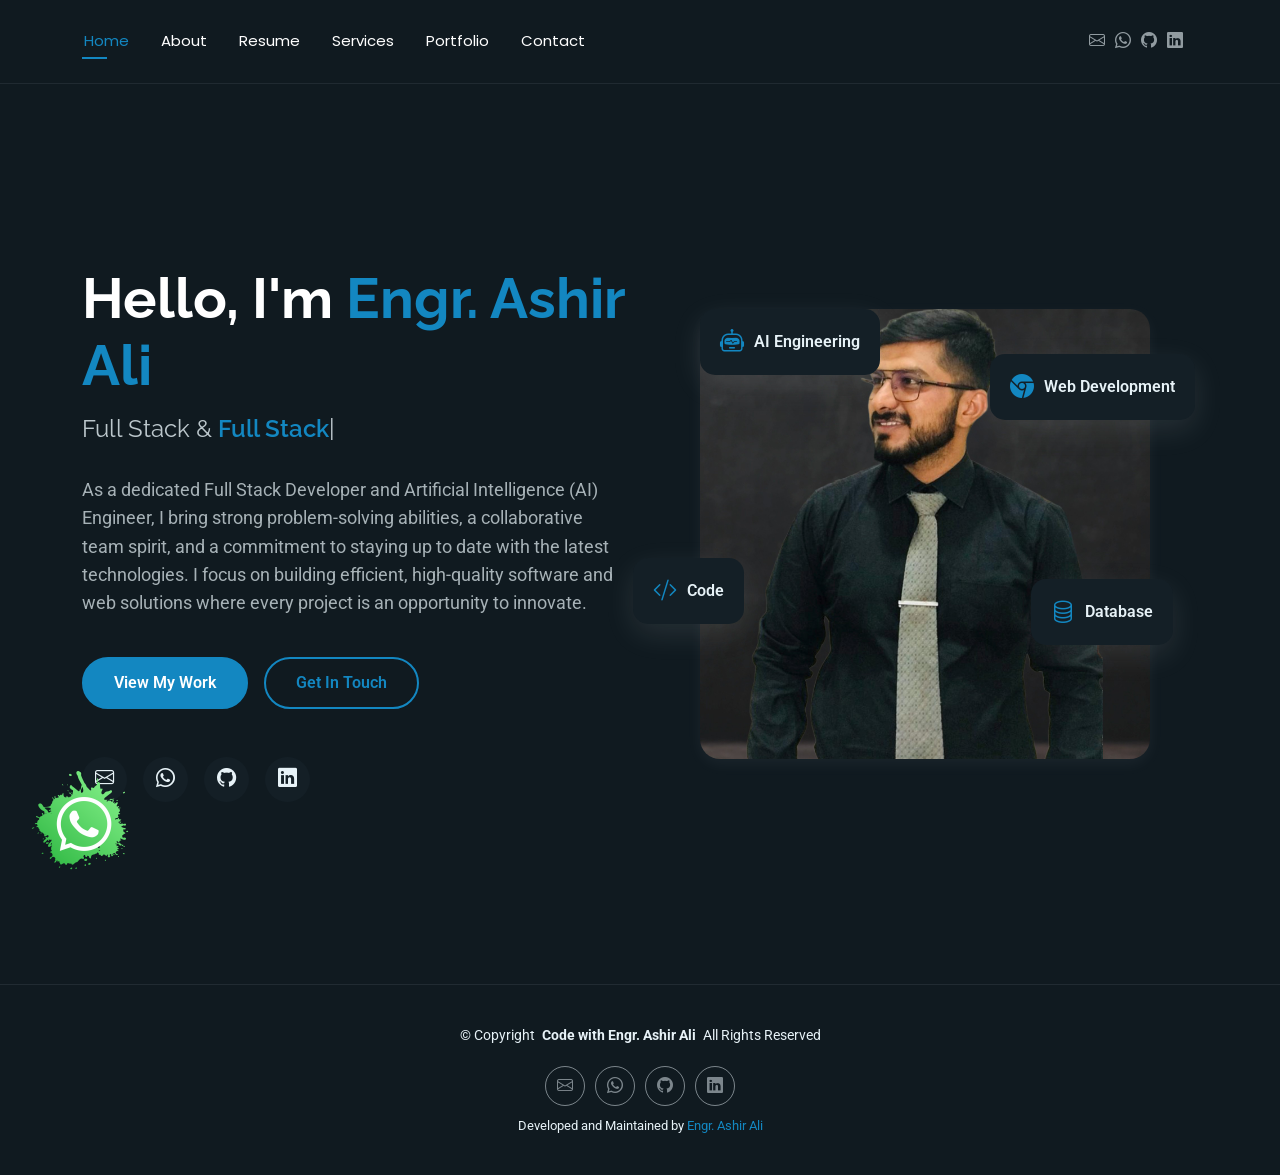
<file: index.html>
<!DOCTYPE html>
<html lang="en">

<head>
  <meta charset="utf-8">
  <meta content="width=device-width, initial-scale=1.0" name="viewport">
  <title>Home | Engr. Ashir Ali</title>
  <meta name="description" content="">
  <meta name="keywords" content="">

  <!-- Favicons -->
  <link href="assets/img/favicon.png" rel="icon">
  <link href="assets/img/apple-touch-icon.png" rel="apple-touch-icon">

  <!-- Fonts -->
  <link href="https://fonts.googleapis.com" rel="preconnect">
  <link href="https://fonts.gstatic.com" rel="preconnect" crossorigin>
  <link href="https://fonts.googleapis.com/css2?family=Roboto:ital,wght@0,100;0,300;0,400;0,500;0,700;0,900;1,100;1,300;1,400;1,500;1,700;1,900&family=Poppins:ital,wght@0,100;0,200;0,300;0,400;0,500;0,600;0,700;0,800;0,900;1,100;1,200;1,300;1,400;1,500;1,600;1,700;1,800;1,900&family=Raleway:ital,wght@0,100;0,200;0,300;0,400;0,500;0,600;0,700;0,800;0,900;1,100;1,200;1,300;1,400;1,500;1,600;1,700;1,800;1,900&display=swap" rel="stylesheet">

  <!-- Vendor CSS Files -->
  <link href="assets/vendor/bootstrap/css/bootstrap.min.css" rel="stylesheet">
  <link href="assets/vendor/bootstrap-icons/bootstrap-icons.css" rel="stylesheet">
  <link href="assets/vendor/aos/aos.css" rel="stylesheet">
  <link href="assets/vendor/swiper/swiper-bundle.min.css" rel="stylesheet">
  <link href="assets/vendor/glightbox/css/glightbox.min.css" rel="stylesheet">

  <!-- Main CSS File -->
  <link href="assets/css/main.css" rel="stylesheet">

  
</head>

<body class="index-page">

  <header id="header" class="header d-flex align-items-center light-background sticky-top">
    <div class="container position-relative d-flex align-items-center justify-content-between">

      <!-- <a href="index.html" class="logo d-flex align-items-center me-auto me-xl-0">
      <img src="assets/img/logo.webp" alt="">
      <h1 class="sitename">FolioOne</h1> 
    </a> -->

      <nav id="navmenu" class="navmenu">
        <ul>
          <li><a href="index.html" class="active">Home</a></li>
          <li><a href="about.html">About</a></li>
          <li><a href="resume.html">Resume</a></li>
          <li><a href="services.html">Services</a></li>
          <li><a href="portfolio.html">Portfolio</a></li>
          <!-- <li class="dropdown"><a href="#"><span>Dropdown</span> <i class="bi bi-chevron-down toggle-dropdown"></i></a>
            <ul>
              <li><a href="#">Dropdown 1</a></li>
              <li class="dropdown"><a href="#"><span>Deep Dropdown</span> <i class="bi bi-chevron-down toggle-dropdown"></i></a>
                <ul>
                  <li><a href="#">Deep Dropdown 1</a></li>
                  <li><a href="#">Deep Dropdown 2</a></li>
                  <li><a href="#">Deep Dropdown 3</a></li>
                  <li><a href="#">Deep Dropdown 4</a></li>
                  <li><a href="#">Deep Dropdown 5</a></li>
                </ul>
              </li>
              <li><a href="#">Dropdown 2</a></li>
              <li><a href="#">Dropdown 3</a></li>
              <li><a href="#">Dropdown 4</a></li>
            </ul>
          </li> -->
          <li><a href="contact.html">Contact</a></li>
        </ul>
        <i class="mobile-nav-toggle d-xl-none bi bi-list"></i>
      </nav>

      <div class="header-social-links">
        <a href="mailto:ashirbhalli482@gmail.com" target="_blank" class="email"><i class="bi bi-envelope"></i></a>
        <a href="https://api.whatsapp.com/send?phone=96878351693" target="_blank" class="phone"><i class="bi bi-whatsapp"></i></a>
        <a href="https://github.com/ashirbhalli482-ops" target="_blank" rel="noopener noreferrer" class="github"><i class="bi bi-github"></i></a>
        <a href="https://www.linkedin.com/in/ashir-ali-4512831a4" target="_blank" rel="noopener noreferrer" class="linkedin"><i class="bi bi-linkedin"></i></a>
      </div>

    </div>
  </header>

  <main class="main">

    <!-- Hero Section -->
    <section id="hero" class="hero section">

      <div class="container" data-aos="fade-up" data-aos-delay="100">

        <div class="row gy-4 align-items-center">
          <div class="col-lg-6 order-2 order-lg-1">
            <div class="hero-content">
              <h1 data-aos="fade-up" data-aos-delay="200">Hello, I'm <span class="highlight">Engr. Ashir Ali</span></h1>
              <h2 data-aos="fade-up" data-aos-delay="300">Full Stack &amp; <span class="typed" data-typed-items="Full Stack Developer, AI Engineer, Software Engineer, ML Engineer, Web Developer"></span></h2>
              <p data-aos="fade-up" data-aos-delay="400">
                As a dedicated Full Stack Developer and Artificial Intelligence (AI) Engineer, I bring strong problem‑solving abilities,
                a collaborative team spirit, and a commitment to staying up to date with the latest technologies. I focus on building
                efficient, high‑quality software and web solutions where every project is an opportunity to innovate.
              </p>
              <div class="hero-actions" data-aos="fade-up" data-aos-delay="500">
                <a href="portfolio.html" class="btn btn-primary">View My Work</a>
                <a href="contact.html" class="btn btn-outline">Get In Touch</a>
              </div>
              <div class="social-links" data-aos="fade-up" data-aos-delay="600">
                <a href="mailto:ashirbhalli482@gmail.com" target="_blank"><i class="bi bi-envelope"></i></a>
                <a href="https://api.whatsapp.com/send?phone=96878351693" target="_blank"><i class="bi bi-whatsapp"></i></a>
                <a href="https://github.com/ashirbhalli482-ops" target="_blank" rel="noopener noreferrer"><i class="bi bi-github"></i></a>
                <a href="https://www.linkedin.com/in/ashir-ali-4512831a4" target="_blank" rel="noopener noreferrer"><i class="bi bi-linkedin"></i></a>
              </div>
            </div>
          </div>
          <div class="col-lg-6 order-1 order-lg-2">
            <div class="hero-image" data-aos="zoom-in" data-aos-delay="300">
              <div class="image-wrapper">
                <img src="assets/img/profile/profile-square-11.jpg" alt="Sarah Mitchell" class="img-fluid">
                <div class="floating-elements">
                  <div class="floating-card design" data-aos="fade-left" data-aos-delay="900">
                    <i class="bi bi-browser-chrome"></i>
                    <span>Web Development</span>
                  </div>
                  <div class="floating-card code" data-aos="fade-right" data-aos-delay="900">
                    <i class="bi bi-code-slash"></i>
                    <span>Code</span>
                  </div>
                  <div class="floating-card ai" data-aos="fade-left" data-aos-delay="900">
                    <i class="bi bi-robot"></i>
                    <span>AI Engineering</span>
                  </div>
                  <div class="floating-card creativity" data-aos="fade-right" data-aos-delay="900">
                    <i class="bi bi-database"></i>
                    <span>Database</span>
                  </div>
                </div>
              </div>
            </div>
          </div>
        </div>

      </div>

    </section><!-- /Hero Section -->

  </main>

  <footer id="footer" class="footer">

    <div class="container">
      <div class="copyright text-center ">
        <p>© <span>Copyright</span> <strong class="px-1 sitename">Code with Engr. Ashir Ali</strong> <span>All Rights Reserved<br></span></p>
      </div>
      <div class="social-links d-flex justify-content-center">
        <a href="mailto:ashirbhalli482@gmail.com" target="_blank"><i class="bi bi-envelope"></i></a>
        <a href="https://api.whatsapp.com/send?phone=96878351693" target="_blank"><i class="bi bi-whatsapp"></i></a>
        <a href="https://github.com/ashirbhalli482-ops" target="_blank" rel="noopener noreferrer"><i class="bi bi-github"></i></a>
        <a href="https://www.linkedin.com/in/ashir-ali-4512831a4" target="_blank" rel="noopener noreferrer"><i class="bi bi-linkedin"></i></a>
      </div>
      <div class="credits">
       
        Developed and Maintained by <a href="#">Engr. Ashir Ali</a> 
      </div>
    </div>

  </footer>

  <!-- Scroll Top -->
  <a href="#" id="scroll-top" class="scroll-top d-flex align-items-center justify-content-center"><i class="bi bi-arrow-up-short"></i></a>

  <!-- Preloader -->
  <div id="preloader"></div>

  <!-- WhatsApp Button -->
  <div class="whatsapp-button">
    <a href="https://api.whatsapp.com/send?phone=96878351693" target="_blank">
       <img src="assets/img/whatsapp.png" alt="WhatsApp" class="whatsapp-button-image">
    </a>
  </div>

  <!-- Vendor JS Files -->
  <script src="assets/vendor/bootstrap/js/bootstrap.bundle.min.js"></script>
  <script src="assets/vendor/php-email-form/validate.js"></script>
  <script src="assets/vendor/aos/aos.js"></script>
  <script src="assets/vendor/typed.js/typed.umd.js"></script>
  <script src="assets/vendor/waypoints/noframework.waypoints.js"></script>
  <script src="assets/vendor/purecounter/purecounter_vanilla.js"></script>
  <script src="assets/vendor/swiper/swiper-bundle.min.js"></script>
  <script src="assets/vendor/imagesloaded/imagesloaded.pkgd.min.js"></script>
  <script src="assets/vendor/isotope-layout/isotope.pkgd.min.js"></script>
  <script src="assets/vendor/glightbox/js/glightbox.min.js"></script>

  <!-- Main JS File -->
  <script src="assets/js/main.js"></script>

</body>

</html>
</file>
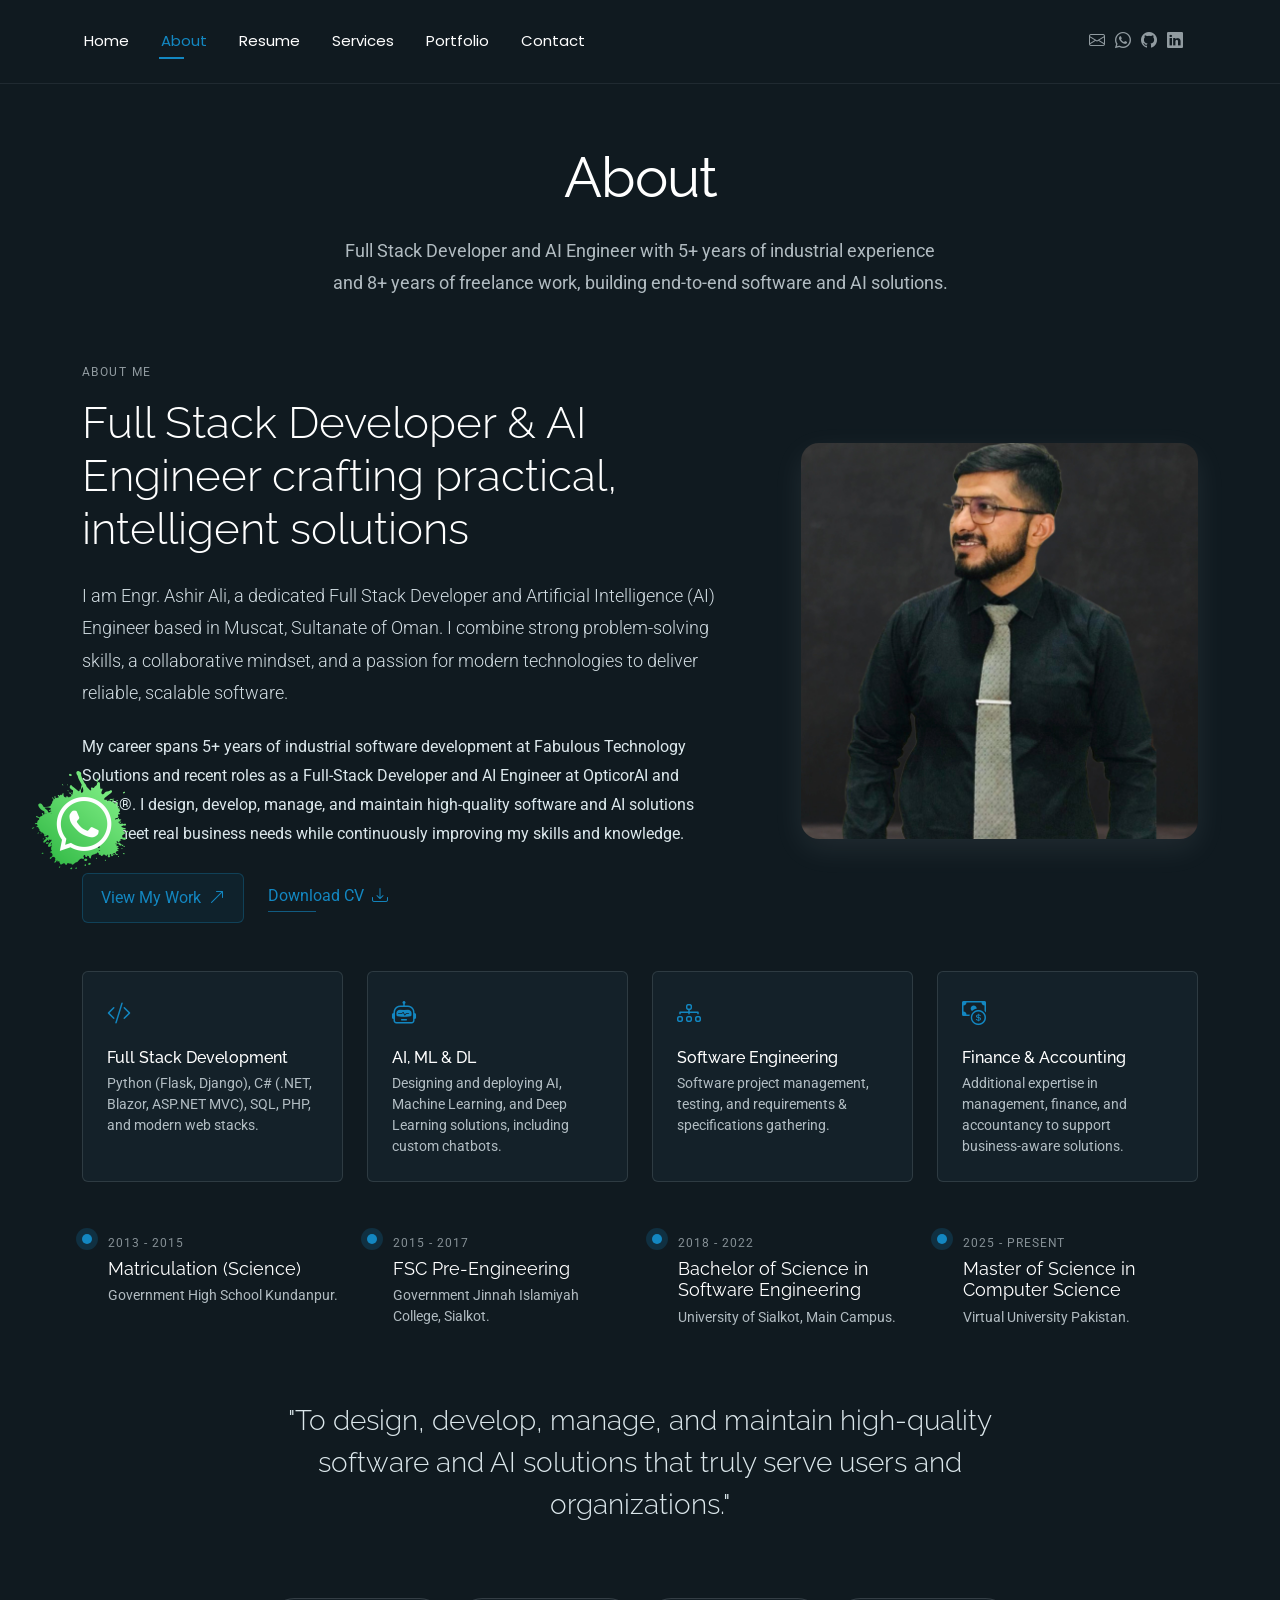
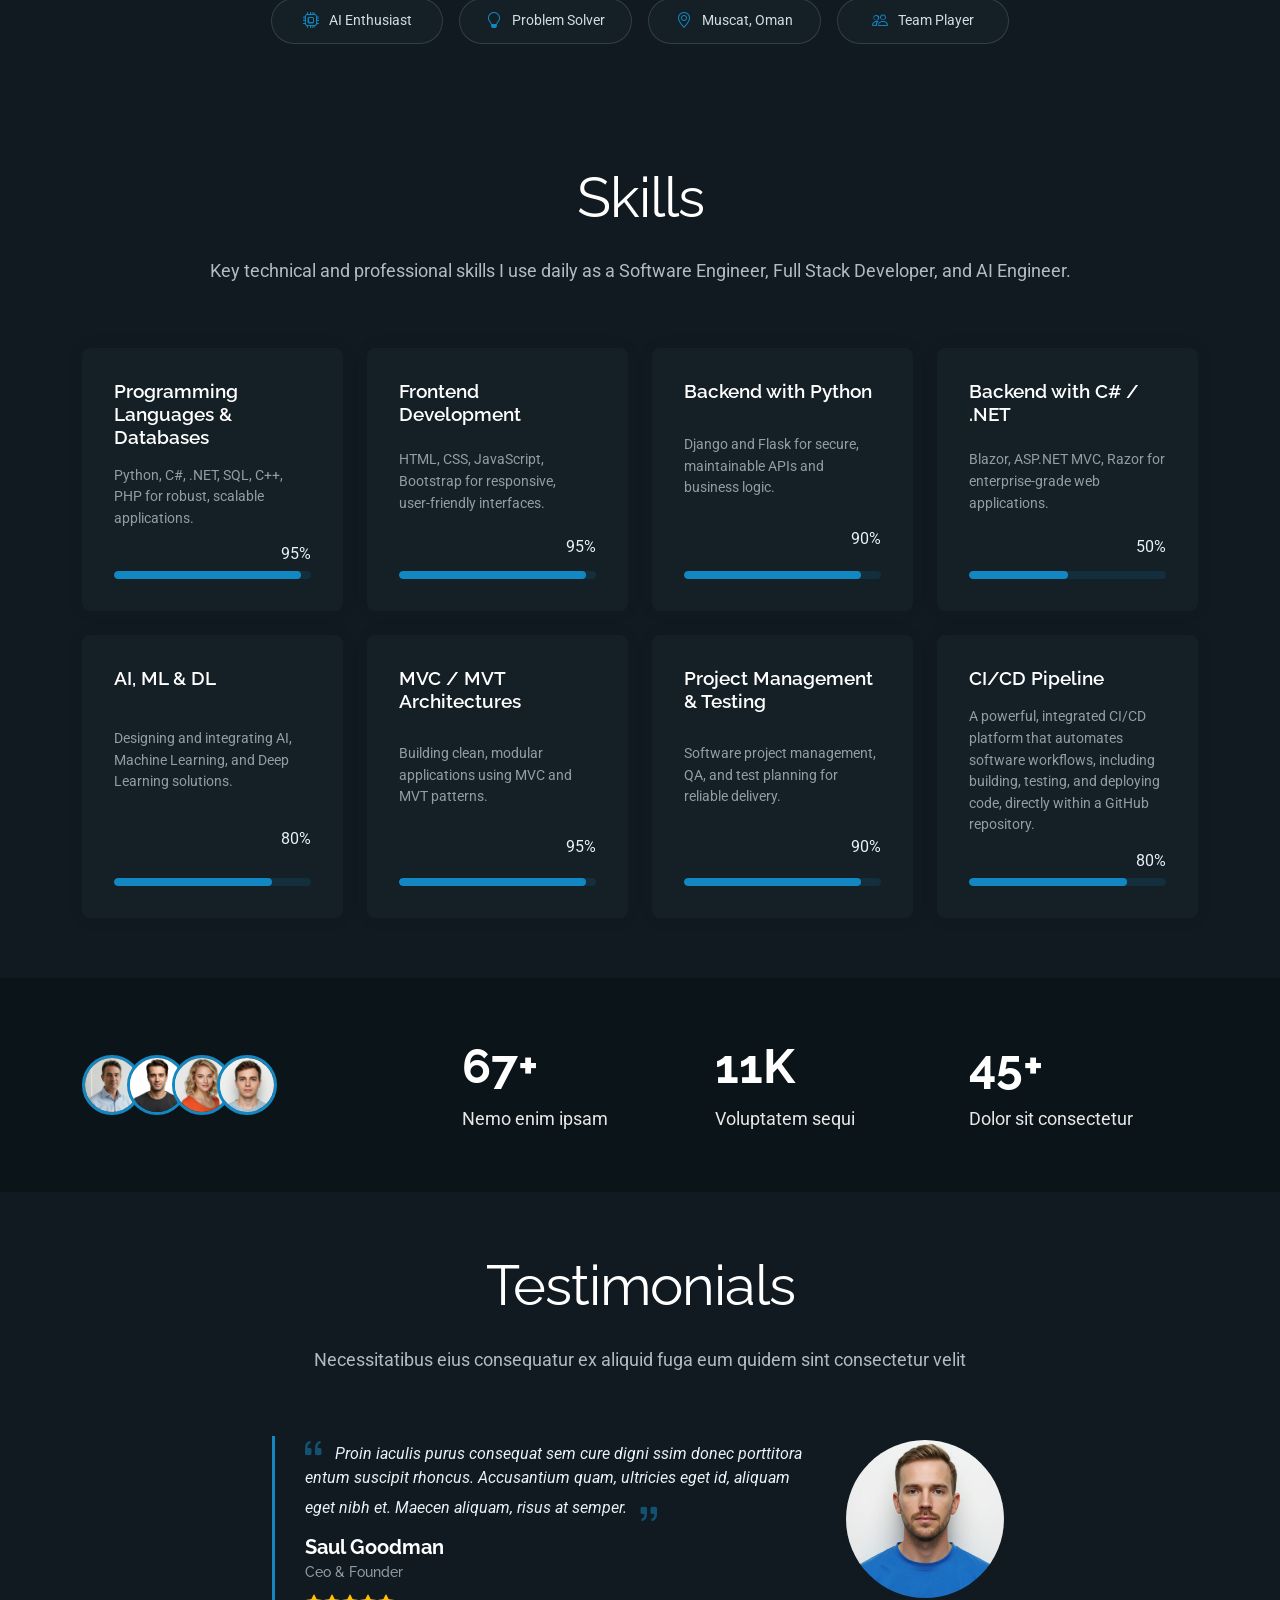
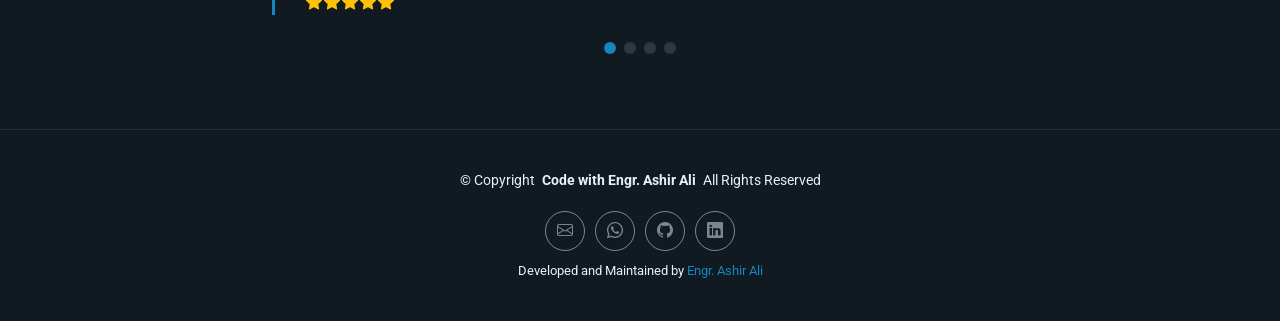
<file: about.html>
<!DOCTYPE html>
<html lang="en">

<head>
  <meta charset="utf-8">
  <meta content="width=device-width, initial-scale=1.0" name="viewport">
  <title>About | Engr. Ashir Ali</title>
  <meta name="description" content="">
  <meta name="keywords" content="">

  <!-- Favicons -->
  <link href="assets/img/favicon.png" rel="icon">
  <link href="assets/img/apple-touch-icon.png" rel="apple-touch-icon">

  <!-- Fonts -->
  <link href="https://fonts.googleapis.com" rel="preconnect">
  <link href="https://fonts.gstatic.com" rel="preconnect" crossorigin>
  <link href="https://fonts.googleapis.com/css2?family=Roboto:ital,wght@0,100;0,300;0,400;0,500;0,700;0,900;1,100;1,300;1,400;1,500;1,700;1,900&family=Poppins:ital,wght@0,100;0,200;0,300;0,400;0,500;0,600;0,700;0,800;0,900;1,100;1,200;1,300;1,400;1,500;1,600;1,700;1,800;1,900&family=Raleway:ital,wght@0,100;0,200;0,300;0,400;0,500;0,600;0,700;0,800;0,900;1,100;1,200;1,300;1,400;1,500;1,600;1,700;1,800;1,900&display=swap" rel="stylesheet">

  <!-- Vendor CSS Files -->
  <link href="assets/vendor/bootstrap/css/bootstrap.min.css" rel="stylesheet">
  <link href="assets/vendor/bootstrap-icons/bootstrap-icons.css" rel="stylesheet">
  <link href="assets/vendor/aos/aos.css" rel="stylesheet">
  <link href="assets/vendor/swiper/swiper-bundle.min.css" rel="stylesheet">
  <link href="assets/vendor/glightbox/css/glightbox.min.css" rel="stylesheet">

  <!-- Main CSS File -->
  <link href="assets/css/main.css" rel="stylesheet">

  
</head>

<body class="about-page">

  <header id="header" class="header d-flex align-items-center light-background sticky-top">
    <div class="container position-relative d-flex align-items-center justify-content-between">

      <!-- <a href="index.html" class="logo d-flex align-items-center me-auto me-xl-0">
      <img src="assets/img/logo.webp" alt="">
      <h1 class="sitename">FolioOne</h1> 
    </a> -->

      <nav id="navmenu" class="navmenu">
        <ul>
          <li><a href="index.html">Home</a></li>
          <li><a href="about.html" class="active">About</a></li>
          <li><a href="resume.html">Resume</a></li>
          <li><a href="services.html">Services</a></li>
          <li><a href="portfolio.html">Portfolio</a></li>
          
          <li><a href="contact.html">Contact</a></li>
        </ul>
        <i class="mobile-nav-toggle d-xl-none bi bi-list"></i>
      </nav>

      <div class="header-social-links">
        <a href="mailto:ashirbhalli482@gmail.com" target="_blank"><i class="bi bi-envelope"></i></a>
        <a href="https://api.whatsapp.com/send?phone=96878351693" target="_blank"><i class="bi bi-whatsapp"></i></a>
        <a href="https://github.com/ashirbhalli482-ops" target="_blank" rel="noopener noreferrer"><i class="bi bi-github"></i></a>
        <a href="https://www.linkedin.com/in/ashir-ali-4512831a4" target="_blank" rel="noopener noreferrer"><i class="bi bi-linkedin"></i></a>
      </div>

    </div>
  </header>

  <main class="main">

    <!-- About Section -->
    <section id="about" class="about section">

      <!-- Section Title -->
      <div class="container section-title" data-aos="fade-up">
        <h2>About</h2>
        <p>Full Stack Developer and AI Engineer with 5+ years of industrial experience and 8+ years of freelance work, building end‑to‑end software and AI solutions.</p>
      </div><!-- End Section Title -->

      <div class="container" data-aos="fade-up" data-aos-delay="100">

        <!-- Intro + Photo -->
        <div class="row align-items-center justify-content-between gy-5 mb-5">
          <div class="col-lg-7" data-aos="fade-right" data-aos-delay="150">
            <div class="intro-content">
              <span class="eyebrow">About Me</span>
              <h2 class="headline">Full Stack Developer &amp; AI Engineer crafting practical, intelligent solutions</h2>
              <p class="lead">
                I am Engr. Ashir Ali, a dedicated Full Stack Developer and Artificial Intelligence (AI) Engineer based in Muscat,
                Sultanate of Oman. I combine strong problem‑solving skills, a collaborative mindset, and a passion for modern
                technologies to deliver reliable, scalable software.
              </p>
              <p>
                My career spans 5+ years of industrial software development at Fabulous Technology Solutions and recent roles as a
                Full‑Stack Developer and AI Engineer at OpticorAI and Bima®. I design, develop, manage, and maintain high‑quality
                software and AI solutions that meet real business needs while continuously improving my skills and knowledge.
              </p>

              <div class="cta-group">
                <a href="portfolio.html" class="btn-ghost">
                  View My Work <i class="bi bi-arrow-up-right"></i>
                </a>
                <a href="assets/cv/Ashir_Ali_Updated_CV.pdf" target="_blank" class="link-underline">
                  Download CV <i class="bi bi-download"></i>
                </a>
              </div>
            </div>
          </div>

          <div class="col-lg-5" data-aos="zoom-in" data-aos-delay="250">
            <figure class="profile-figure text-center text-lg-end">
              <img src="assets/img/profile/profile-square-11.jpg" alt="Portrait of Engr. Ashir Ali" class="img-fluid profile-photo">
            </figure>
          </div>
        </div>
        <!-- End Intro + Photo -->

        <!-- Skills Grid -->
        <div class="mb-5">
          <div class="row g-4">
            <div class="col-6 col-md-4 col-lg-3" data-aos="fade-up" data-aos-delay="120">
            <div class="skill-item">
              <i class="bi bi-code-slash"></i>
              <h3>Full Stack Development</h3>
              <p>Python (Flask, Django), C# (.NET, Blazor, ASP.NET MVC), SQL, PHP, and modern web stacks.</p>
            </div>
            </div>
            <div class="col-6 col-md-4 col-lg-3" data-aos="fade-up" data-aos-delay="180">
            <div class="skill-item">
              <i class="bi bi-robot"></i>
              <h3>AI, ML &amp; DL</h3>
              <p>Designing and deploying AI, Machine Learning, and Deep Learning solutions, including custom chatbots.</p>
            </div>
            </div>
            <div class="col-6 col-md-4 col-lg-3" data-aos="fade-up" data-aos-delay="240">
            <div class="skill-item">
              <i class="bi bi-diagram-3"></i>
              <h3>Software Engineering</h3>
              <p>Software project management, testing, and requirements &amp; specifications gathering.</p>
            </div>
            </div>
            <div class="col-6 col-md-4 col-lg-3" data-aos="fade-up" data-aos-delay="300">
            <div class="skill-item">
              <i class="bi bi-cash-coin"></i>
              <h3>Finance &amp; Accounting</h3>
              <p>Additional expertise in management, finance, and accountancy to support business‑aware solutions.</p>
            </div>
            </div>
          </div>
        </div>
        <!-- End Skills Grid -->

        <!-- Journey Timeline -->
        <div class="mb-5">
          <div class="row g-4">
            <div class="col-md-6 col-lg-3" data-aos="fade-up" data-aos-delay="120">
              <article class="timeline-item">
                <span class="dot"></span>
                <time>2013 - 2015</time>
                <h4>Matriculation (Science)</h4>
                <p>Government High School Kundanpur.</p>
              </article>
            </div>
            <div class="col-md-6 col-lg-3" data-aos="fade-up" data-aos-delay="180">
              <article class="timeline-item">
                <span class="dot"></span>
                <time>2015 - 2017</time>
                <h4>FSC Pre‑Engineering</h4>
                <p>Government Jinnah Islamiyah College, Sialkot.</p>
              </article>
            </div>
            <div class="col-md-6 col-lg-3" data-aos="fade-up" data-aos-delay="240">
              <article class="timeline-item">
                <span class="dot"></span>
                <time>2018 - 2022</time>
                <h4>Bachelor of Science in Software Engineering</h4>
                <p>University of Sialkot, Main Campus.</p>
              </article>
            </div>
            <div class="col-md-6 col-lg-3" data-aos="fade-up" data-aos-delay="300">
              <article class="timeline-item">
                <span class="dot"></span>
                <time>2025 - Present</time>
                <h4>Master of Science in Computer Science</h4>
                <p>Virtual University Pakistan.</p>
              </article>
            </div>
          </div>
        </div>
        <!-- End Journey Timeline -->

        <!-- Quote -->
        <blockquote class="personal-quote text-center mb-5" data-aos="fade-down" data-aos-delay="200">
          <p>"To design, develop, manage, and maintain high‑quality software and AI solutions that truly serve users and organizations."</p>
        </blockquote>
        <!-- End Quote -->

        <!-- Fun Facts -->
        <div class="row g-3 justify-content-center">
          <div class="col-6 col-md-3 col-lg-2" data-aos="zoom-in" data-aos-delay="120">
            <div class="fact-pill">
              <i class="bi bi-cpu"></i>
              <span>AI Enthusiast</span>
            </div>
          </div>
          <div class="col-6 col-md-3 col-lg-2" data-aos="zoom-in" data-aos-delay="160">
            <div class="fact-pill">
              <i class="bi bi-lightbulb"></i>
              <span>Problem Solver</span>
            </div>
          </div>
          <div class="col-6 col-md-3 col-lg-2" data-aos="zoom-in" data-aos-delay="200">
            <div class="fact-pill">
              <i class="bi bi-geo-alt"></i>
              <span>Muscat, Oman</span>
            </div>
          </div>
          <div class="col-6 col-md-3 col-lg-2" data-aos="zoom-in" data-aos-delay="240">
            <div class="fact-pill">
              <i class="bi bi-people"></i>
              <span>Team Player</span>
            </div>
          </div>
        </div>
        <!-- End Fun Facts -->

      </div>

    </section><!-- /About Section -->

    <!-- Skills Section -->
    <section id="skills" class="skills section">

      <!-- Section Title -->
      <div class="container section-title" data-aos="fade-up">
        <h2>Skills</h2>
        <p>Key technical and professional skills I use daily as a Software Engineer, Full Stack Developer, and AI Engineer.</p>
      </div><!-- End Section Title -->

      <div class="container" data-aos="fade-up" data-aos-delay="100">

        <div class="row g-4 skills-animation">

          <div class="col-md-6 col-lg-3" data-aos="fade-up" data-aos-delay="100">
            <div class="skill-box">
              <h3>Programming Languages &amp; Databases</h3>
              <p>Python, C#, .NET, SQL, C++, PHP for robust, scalable applications.</p>
              <span class="text-end d-block">95%</span>
              <div class="progress">
                <div class="progress-bar" role="progressbar" aria-valuenow="95" aria-valuemin="0" aria-valuemax="100"></div>
              </div>
            </div>
          </div>

          <div class="col-md-6 col-lg-3" data-aos="fade-up" data-aos-delay="150">
            <div class="skill-box">
              <h3>Frontend Development</h3>
              <p>HTML, CSS, JavaScript, Bootstrap for responsive, user‑friendly interfaces.</p>
              <span class="text-end d-block">95%</span>
              <div class="progress">
                <div class="progress-bar" role="progressbar" aria-valuenow="95" aria-valuemin="0" aria-valuemax="100"></div>
              </div>
            </div>
          </div>

          <div class="col-md-6 col-lg-3" data-aos="fade-up" data-aos-delay="200">
            <div class="skill-box">
              <h3>Backend with Python</h3>
              <p>Django and Flask for secure, maintainable APIs and business logic.</p>
              <span class="text-end d-block">90%</span>
              <div class="progress">
                <div class="progress-bar" role="progressbar" aria-valuenow="90" aria-valuemin="0" aria-valuemax="100"></div>
              </div>
            </div>
          </div>

          <div class="col-md-6 col-lg-3" data-aos="fade-up" data-aos-delay="250">
            <div class="skill-box">
              <h3>Backend with C# / .NET</h3>
              <p>Blazor, ASP.NET MVC, Razor for enterprise‑grade web applications.</p>
              <span class="text-end d-block">50%</span>
              <div class="progress">
                <div class="progress-bar" role="progressbar" aria-valuenow="50" aria-valuemin="0" aria-valuemax="100"></div>
              </div>
            </div>
          </div>

          <div class="col-md-6 col-lg-3" data-aos="fade-up" data-aos-delay="300">
            <div class="skill-box">
              <h3>AI, ML &amp; DL</h3>
              <p>Designing and integrating AI, Machine Learning, and Deep Learning solutions.</p>
              <span class="text-end d-block">80%</span>
              <div class="progress">
                <div class="progress-bar" role="progressbar" aria-valuenow="80" aria-valuemin="0" aria-valuemax="100"></div>
              </div>
            </div>
          </div>

          <div class="col-md-6 col-lg-3" data-aos="fade-up" data-aos-delay="350">
            <div class="skill-box">
              <h3>MVC / MVT Architectures</h3>
              <p>Building clean, modular applications using MVC and MVT patterns.</p>
              <span class="text-end d-block">95%</span>
              <div class="progress">
                <div class="progress-bar" role="progressbar" aria-valuenow="95" aria-valuemin="0" aria-valuemax="100"></div>
              </div>
            </div>
          </div>

          <div class="col-md-6 col-lg-3" data-aos="fade-up" data-aos-delay="400">
            <div class="skill-box">
              <h3>Project Management &amp; Testing</h3>
              <p>Software project management, QA, and test planning for reliable delivery.</p>
              <span class="text-end d-block">90%</span>
              <div class="progress">
                <div class="progress-bar" role="progressbar" aria-valuenow="90" aria-valuemin="0" aria-valuemax="100"></div>
              </div>
            </div>
          </div>

          <div class="col-md-6 col-lg-3" data-aos="fade-up" data-aos-delay="450">
            <div class="skill-box">
              <h3>CI/CD Pipeline</h3>
              <p>A powerful, integrated CI/CD platform that automates software workflows, including building, testing, and deploying code, directly within a GitHub repository.</p>
              <span class="text-end d-block">80%</span>
              <div class="progress">
                <div class="progress-bar" role="progressbar" aria-valuenow="80" aria-valuemin="0" aria-valuemax="100"></div>
              </div>
            </div>
          </div>

        </div>

      </div>

    </section><!-- /Skills Section -->

    <!-- Stats Section -->
    <section id="stats" class="stats section dark-background">

      <div class="container" data-aos="fade-up" data-aos-delay="100">

        <div class="row align-items-center">
          <div class="col-lg-4" data-aos="fade-up" data-aos-delay="200">
            <div class="avatars d-flex align-items-center">
              <img src="assets/img/person/person-m-2.webp" alt="Avatar 1" class="rounded-circle" loading="lazy">
              <img src="assets/img/person/person-m-3.webp" alt="Avatar 2" class="rounded-circle" loading="lazy">
              <img src="assets/img/person/person-f-5.webp" alt="Avatar 3" class="rounded-circle" loading="lazy">
              <img src="assets/img/person/person-m-5.webp" alt="Avatar 4" class="rounded-circle" loading="lazy">
            </div>
          </div>

          <div class="col-lg-8">
            <div class="row counters">
              <div class="col-md-4" data-aos="fade-up" data-aos-delay="300">
                <h2><span data-purecounter-start="0" data-purecounter-end="185" data-purecounter-duration="1" class="purecounter"></span>+</h2>
                <p>Nemo enim ipsam</p>
              </div>

              <div class="col-md-4" data-aos="fade-up" data-aos-delay="400">
                <h2><span data-purecounter-start="0" data-purecounter-end="32" data-purecounter-duration="1" class="purecounter"></span>K</h2>
                <p>Voluptatem sequi</p>
              </div>

              <div class="col-md-4" data-aos="fade-up" data-aos-delay="500">
                <h2><span data-purecounter-start="0" data-purecounter-end="128" data-purecounter-duration="1" class="purecounter"></span>+</h2>
                <p>Dolor sit consectetur</p>
              </div>
            </div>
          </div>
        </div>
      </div>

    </section><!-- /Stats Section -->

    <!-- Testimonials Section -->
    <section id="testimonials" class="testimonials section">

      <!-- Section Title -->
      <div class="container section-title" data-aos="fade-up">
        <h2>Testimonials</h2>
        <p>Necessitatibus eius consequatur ex aliquid fuga eum quidem sint consectetur velit</p>
      </div><!-- End Section Title -->

      <div class="container" data-aos="fade-up" data-aos-delay="100">

        <div class="swiper init-swiper">
          <script type="application/json" class="swiper-config">
            {
              "loop": true,
              "speed": 600,
              "autoplay": {
                "delay": 5000
              },
              "slidesPerView": "auto",
              "pagination": {
                "el": ".swiper-pagination",
                "type": "bullets",
                "clickable": true
              }
            }
          </script>
          <div class="swiper-wrapper">

            <div class="swiper-slide">
              <div class="testimonial-item">
                <div class="row gy-4 justify-content-center">
                  <div class="col-lg-6">
                    <div class="testimonial-content">
                      <p>
                        <i class="bi bi-quote quote-icon-left"></i>
                        <span>Proin iaculis purus consequat sem cure digni ssim donec porttitora entum suscipit rhoncus. Accusantium quam, ultricies eget id, aliquam eget nibh et. Maecen aliquam, risus at semper.</span>
                        <i class="bi bi-quote quote-icon-right"></i>
                      </p>
                      <h3>Saul Goodman</h3>
                      <h4>Ceo &amp; Founder</h4>
                      <div class="stars">
                        <i class="bi bi-star-fill"></i><i class="bi bi-star-fill"></i><i class="bi bi-star-fill"></i><i class="bi bi-star-fill"></i><i class="bi bi-star-fill"></i>
                      </div>
                    </div>
                  </div>
                  <div class="col-lg-2 text-center">
                    <img src="assets/img/person/person-m-9.webp" class="img-fluid testimonial-img" alt="">
                  </div>
                </div>
              </div>
            </div><!-- End testimonial item -->

            <div class="swiper-slide">
              <div class="testimonial-item">
                <div class="row gy-4 justify-content-center">
                  <div class="col-lg-6">
                    <div class="testimonial-content">
                      <p>
                        <i class="bi bi-quote quote-icon-left"></i>
                        <span>Export tempor illum tamen malis malis eram quae irure esse labore quem cillum quid cillum eram malis quorum velit fore eram velit sunt aliqua noster fugiat irure amet legam anim culpa.</span>
                        <i class="bi bi-quote quote-icon-right"></i>
                      </p>
                      <h3>Sara Wilsson</h3>
                      <h4>Designer</h4>
                      <div class="stars">
                        <i class="bi bi-star-fill"></i><i class="bi bi-star-fill"></i><i class="bi bi-star-fill"></i><i class="bi bi-star-fill"></i><i class="bi bi-star-fill"></i>
                      </div>
                    </div>
                  </div>
                  <div class="col-lg-2 text-center">
                    <img src="assets/img/person/person-f-5.webp" class="img-fluid testimonial-img" alt="">
                  </div>
                </div>
              </div>
            </div><!-- End testimonial item -->

            <div class="swiper-slide">
              <div class="testimonial-item">
                <div class="row gy-4 justify-content-center">
                  <div class="col-lg-6">
                    <div class="testimonial-content">
                      <p>
                        <i class="bi bi-quote quote-icon-left"></i>
                        <span>Enim nisi quem export duis labore cillum quae magna enim sint quorum nulla quem veniam duis minim tempor labore quem eram duis noster aute amet eram fore quis sint minim.</span>
                        <i class="bi bi-quote quote-icon-right"></i>
                      </p>
                      <h3>Jena Karlis</h3>
                      <h4>Store Owner</h4>
                      <div class="stars">
                        <i class="bi bi-star-fill"></i><i class="bi bi-star-fill"></i><i class="bi bi-star-fill"></i><i class="bi bi-star-fill"></i><i class="bi bi-star-fill"></i>
                      </div>
                    </div>
                  </div>
                  <div class="col-lg-2 text-center">
                    <img src="assets/img/person/person-f-12.webp" class="img-fluid testimonial-img" alt="">
                  </div>
                </div>
              </div>
            </div><!-- End testimonial item -->

            <div class="swiper-slide">
              <div class="testimonial-item">
                <div class="row gy-4 justify-content-center">
                  <div class="col-lg-6">
                    <div class="testimonial-content">
                      <p>
                        <i class="bi bi-quote quote-icon-left"></i>
                        <span>Fugiat enim eram quae cillum dolore dolor amet nulla culpa multos export minim fugiat minim velit minim dolor enim duis veniam ipsum anim magna sunt elit fore quem dolore labore illum veniam.</span>
                        <i class="bi bi-quote quote-icon-right"></i>
                      </p>
                      <h3>John Larson</h3>
                      <h4>Entrepreneur</h4>
                      <div class="stars">
                        <i class="bi bi-star-fill"></i><i class="bi bi-star-fill"></i><i class="bi bi-star-fill"></i><i class="bi bi-star-fill"></i><i class="bi bi-star-fill"></i>
                      </div>
                    </div>
                  </div>
                  <div class="col-lg-2 text-center">
                    <img src="assets/img/person/person-m-12.webp" class="img-fluid testimonial-img" alt="">
                  </div>
                </div>
              </div>
            </div><!-- End testimonial item -->

          </div>
          <div class="swiper-pagination"></div>
        </div>

      </div>

    </section><!-- /Testimonials Section -->

  </main>

  <footer id="footer" class="footer">

    <div class="container">
      <div class="copyright text-center ">
        <p>© <span>Copyright</span> <strong class="px-1 sitename">Code with Engr. Ashir Ali</strong> <span>All Rights Reserved<br></span></p>
      </div>
      <div class="social-links d-flex justify-content-center">
        <a href="mailto:ashirbhalli482@gmail.com" target="_blank"><i class="bi bi-envelope"></i></a>
        <a href="https://api.whatsapp.com/send?phone=96878351693" target="_blank"><i class="bi bi-whatsapp"></i></a>
        <a href="https://github.com/ashirbhalli482-ops" target="_blank" rel="noopener noreferrer"><i class="bi bi-github"></i></a>
        <a href="https://www.linkedin.com/in/ashir-ali-4512831a4" target="_blank" rel="noopener noreferrer"><i class="bi bi-linkedin"></i></a>
      </div>
      <div class="credits">
       
        Developed and Maintained by <a href="#">Engr. Ashir Ali</a> 
      </div>
    </div>

  </footer>

  <!-- Scroll Top -->
  <a href="#" id="scroll-top" class="scroll-top d-flex align-items-center justify-content-center"><i class="bi bi-arrow-up-short"></i></a>

  <!-- Preloader -->
  <div id="preloader"></div>

   <!-- WhatsApp Button -->
   <div class="whatsapp-button">
    <a href="https://api.whatsapp.com/send?phone=96878351693" target="_blank">
       <img src="assets/img/whatsapp.png" alt="WhatsApp" class="whatsapp-button-image">
    </a>
  </div>

  <!-- Vendor JS Files -->
  <script src="assets/vendor/bootstrap/js/bootstrap.bundle.min.js"></script>
  <script src="assets/vendor/php-email-form/validate.js"></script>
  <script src="assets/vendor/aos/aos.js"></script>
  <script src="assets/vendor/typed.js/typed.umd.js"></script>
  <script src="assets/vendor/waypoints/noframework.waypoints.js"></script>
  <script src="assets/vendor/purecounter/purecounter_vanilla.js"></script>
  <script src="assets/vendor/swiper/swiper-bundle.min.js"></script>
  <script src="assets/vendor/imagesloaded/imagesloaded.pkgd.min.js"></script>
  <script src="assets/vendor/isotope-layout/isotope.pkgd.min.js"></script>
  <script src="assets/vendor/glightbox/js/glightbox.min.js"></script>

  <!-- Main JS File -->
  <script src="assets/js/main.js"></script>

</body>

</html>
</file>
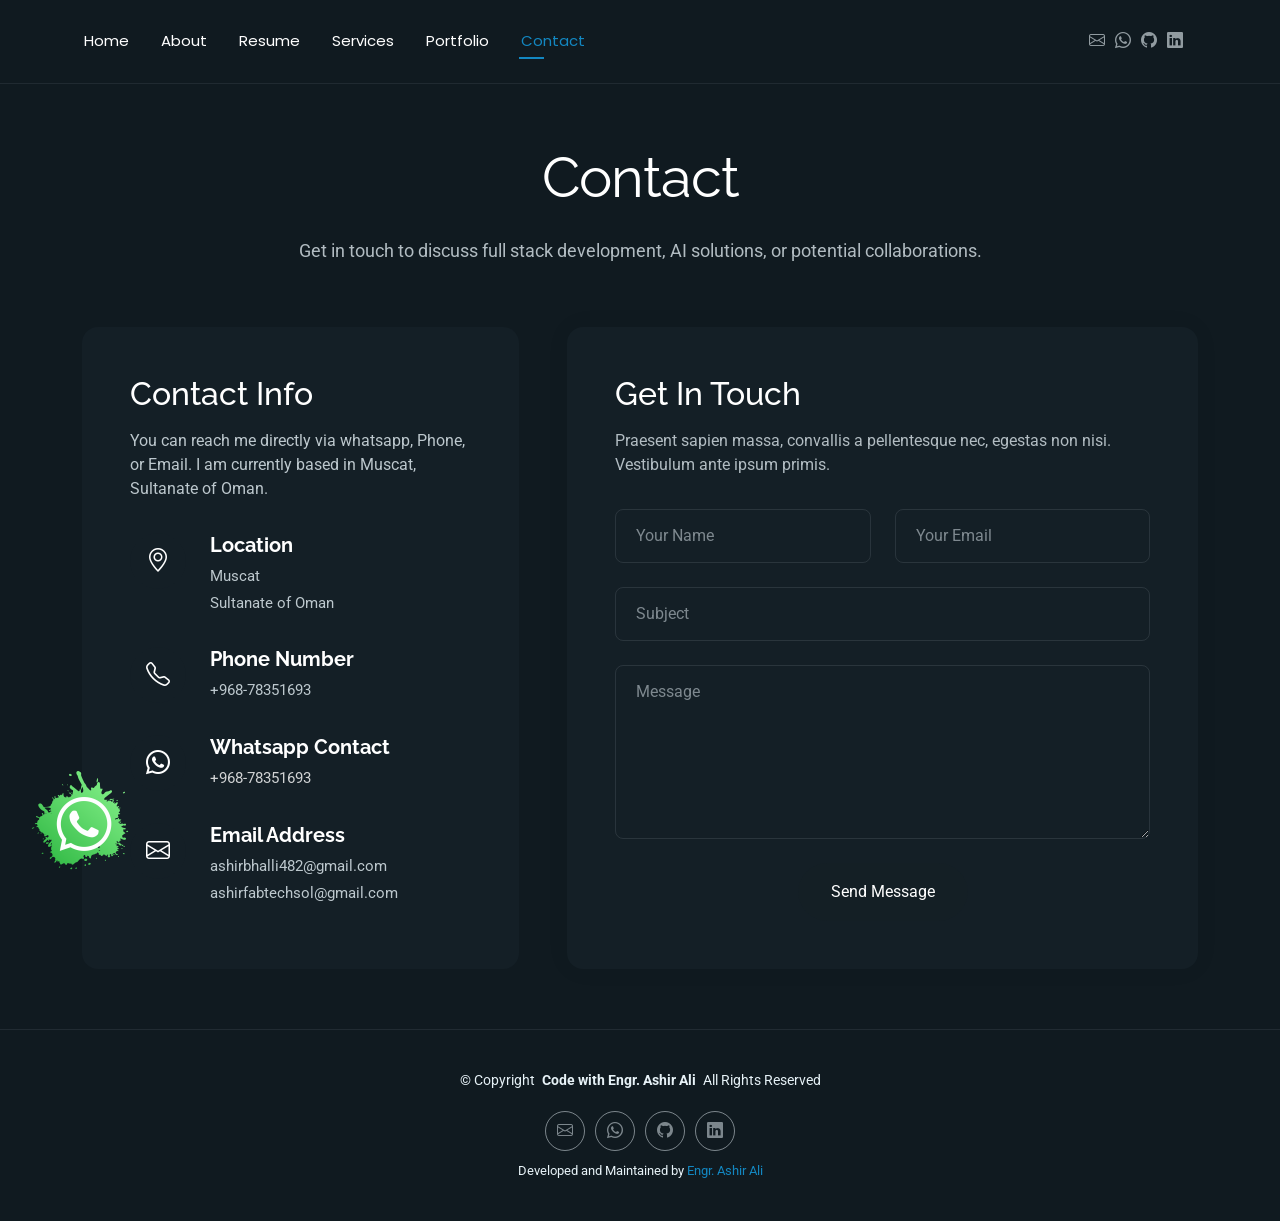
<file: contact.html>
<!DOCTYPE html>
<html lang="en">

<head>
  <meta charset="utf-8">
  <meta content="width=device-width, initial-scale=1.0" name="viewport">
  <title>Contact | Engr. Ashir Ali</title>
  <meta name="description" content="">
  <meta name="keywords" content="">

  <!-- Favicons -->
  <link href="assets/img/favicon.png" rel="icon">
  <link href="assets/img/apple-touch-icon.png" rel="apple-touch-icon">

  <!-- Fonts -->
  <link href="https://fonts.googleapis.com" rel="preconnect">
  <link href="https://fonts.gstatic.com" rel="preconnect" crossorigin>
  <link href="https://fonts.googleapis.com/css2?family=Roboto:ital,wght@0,100;0,300;0,400;0,500;0,700;0,900;1,100;1,300;1,400;1,500;1,700;1,900&family=Poppins:ital,wght@0,100;0,200;0,300;0,400;0,500;0,600;0,700;0,800;0,900;1,100;1,200;1,300;1,400;1,500;1,600;1,700;1,800;1,900&family=Raleway:ital,wght@0,100;0,200;0,300;0,400;0,500;0,600;0,700;0,800;0,900;1,100;1,200;1,300;1,400;1,500;1,600;1,700;1,800;1,900&display=swap" rel="stylesheet">

  <!-- Vendor CSS Files -->
  <link href="assets/vendor/bootstrap/css/bootstrap.min.css" rel="stylesheet">
  <link href="assets/vendor/bootstrap-icons/bootstrap-icons.css" rel="stylesheet">
  <link href="assets/vendor/aos/aos.css" rel="stylesheet">
  <link href="assets/vendor/swiper/swiper-bundle.min.css" rel="stylesheet">
  <link href="assets/vendor/glightbox/css/glightbox.min.css" rel="stylesheet">

  <!-- Main CSS File -->
  <link href="assets/css/main.css" rel="stylesheet">

  
</head>

<body class="contact-page">

  <header id="header" class="header d-flex align-items-center light-background sticky-top">
    <div class="container position-relative d-flex align-items-center justify-content-between">

      <!-- <a href="index.html" class="logo d-flex align-items-center me-auto me-xl-0">
      <img src="assets/img/logo.webp" alt="">
      <h1 class="sitename">FolioOne</h1> 
    </a> -->

      <nav id="navmenu" class="navmenu">
        <ul>
          <li><a href="index.html">Home</a></li>
          <li><a href="about.html">About</a></li>
          <li><a href="resume.html">Resume</a></li>
          <li><a href="services.html">Services</a></li>
          <li><a href="portfolio.html">Portfolio</a></li>
          
          <li><a href="contact.html" class="active">Contact</a></li>
        </ul>
        <i class="mobile-nav-toggle d-xl-none bi bi-list"></i>
      </nav>

      <div class="header-social-links">
        <a href="mailto:ashirbhalli482@gmail.com" target="_blank"><i class="bi bi-envelope"></i></a>
        <a href="https://api.whatsapp.com/send?phone=96878351693" target="_blank"><i class="bi bi-whatsapp"></i></a>
        <a href="https://github.com/ashirbhalli482-ops" target="_blank" rel="noopener noreferrer"><i class="bi bi-github"></i></a>
        <a href="https://www.linkedin.com/in/ashir-ali-4512831a4" target="_blank" rel="noopener noreferrer"><i class="bi bi-linkedin"></i></a>
      </div>

    </div>
  </header>

  <main class="main">

    <!-- Contact Section -->
    <section id="contact" class="contact section">

      <!-- Section Title -->
      <div class="container section-title" data-aos="fade-up">
        <h2>Contact</h2>
        <p>Get in touch to discuss full stack development, AI solutions, or potential collaborations.</p>
      </div><!-- End Section Title -->

      <div class="container" data-aos="fade-up" data-aos-delay="100">

        <div class="row g-4 g-lg-5">
          <div class="col-lg-5">
            <div class="info-box" data-aos="fade-up" data-aos-delay="200">
              <h3>Contact Info</h3>
              <p>You can reach me directly via whatsapp, Phone, or Email. I am currently based in Muscat, Sultanate of Oman.</p>

              <div class="info-item" data-aos="fade-up" data-aos-delay="300">
                <div class="icon-box">
                  <i class="bi bi-geo-alt"></i>
                </div>
                <div class="content">
                  <h4>Location</h4>
                  <p>Muscat</p>
                  <p>Sultanate of Oman</p>
                </div>
              </div>

              <div class="info-item" data-aos="fade-up" data-aos-delay="400">
                <div class="icon-box">
                  <i class="bi bi-telephone"></i>
                </div>
                <div class="content">
                  <h4>Phone Number</h4>
                  <p>+968-78351693</p>
                </div>
              </div>
              <div class="info-item" data-aos="fade-up" data-aos-delay="400">
                <div class="icon-box">
                  <a href="https://api.whatsapp.com/send?phone=96878351693" target="_blank"><i class="bi bi-whatsapp"></i></a>
                </div>
                <div class="content">
                  <a href="https://api.whatsapp.com/send?phone=96878351693" target="_blank"><h4>Whatsapp Contact</h4></a>
                  <a href="https://api.whatsapp.com/send?phone=96878351693" target="_blank"><p>+968-78351693</p></a>
                </div>
              </div>

              <div class="info-item" data-aos="fade-up" data-aos-delay="500">
                <div class="icon-box">
                  <i class="bi bi-envelope"></i>
                </div>
                <div class="content">
                  <h4>Email Address</h4>
                  <p>ashirbhalli482@gmail.com</p>
                  <p>ashirfabtechsol@gmail.com</p>
                </div>
              </div>
            </div>
          </div>

          <div class="col-lg-7">
            <div class="contact-form" data-aos="fade-up" data-aos-delay="300">
              <h3>Get In Touch</h3>
              <p>Praesent sapien massa, convallis a pellentesque nec, egestas non nisi. Vestibulum ante ipsum primis.</p>

              <form action="forms/contact.php" method="post" class="php-email-form" data-aos="fade-up" data-aos-delay="200">
                <div class="row gy-4">

                  <div class="col-md-6">
                    <input type="text" name="name" class="form-control" placeholder="Your Name" required="">
                  </div>

                  <div class="col-md-6 ">
                    <input type="email" class="form-control" name="email" placeholder="Your Email" required="">
                  </div>

                  <div class="col-12">
                    <input type="text" class="form-control" name="subject" placeholder="Subject" required="">
                  </div>

                  <div class="col-12">
                    <textarea class="form-control" name="message" rows="6" placeholder="Message" required=""></textarea>
                  </div>

                  <div class="col-12 text-center">
                    <div class="loading">Loading</div>
                    <div class="error-message"></div>
                    <div class="sent-message">Your message has been sent. Thank you!</div>

                    <button type="submit" class="btn">Send Message</button>
                  </div>

                </div>
              </form>

            </div>
          </div>

        </div>

      </div>

    </section><!-- /Contact Section -->

  </main>

  <footer id="footer" class="footer">

    <div class="container">
      <div class="copyright text-center ">
        <p>© <span>Copyright</span> <strong class="px-1 sitename">Code with Engr. Ashir Ali</strong> <span>All Rights Reserved<br></span></p>
      </div>
      <div class="social-links d-flex justify-content-center">
        <a href="mailto:ashirbhalli482@gmail.com" target="_blank"><i class="bi bi-envelope"></i></a>
        <a href="https://api.whatsapp.com/send?phone=96878351693" target="_blank"><i class="bi bi-whatsapp"></i></a>
        <a href="https://github.com/ashirbhalli482-ops" target="_blank" rel="noopener noreferrer"><i class="bi bi-github"></i></a>
        <a href="https://www.linkedin.com/in/ashir-ali-4512831a4" target="_blank" rel="noopener noreferrer"><i class="bi bi-linkedin"></i></a>
      </div>
      <div class="credits">
        
        Developed and Maintained by <a href="#">Engr. Ashir Ali</a> 
      </div>
    </div>

  </footer>

  <!-- Scroll Top -->
  <a href="#" id="scroll-top" class="scroll-top d-flex align-items-center justify-content-center"><i class="bi bi-arrow-up-short"></i></a>

  <!-- Preloader -->
  <div id="preloader"></div>

   <!-- WhatsApp Button -->
   <div class="whatsapp-button">
    <a href="https://api.whatsapp.com/send?phone=96878351693" target="_blank">
       <img src="assets/img/whatsapp.png" alt="WhatsApp" class="whatsapp-button-image">
    </a>
  </div>

  <!-- Vendor JS Files -->
  <script src="assets/vendor/bootstrap/js/bootstrap.bundle.min.js"></script>
  <script src="assets/vendor/php-email-form/validate.js"></script>
  <script src="assets/vendor/aos/aos.js"></script>
  <script src="assets/vendor/typed.js/typed.umd.js"></script>
  <script src="assets/vendor/waypoints/noframework.waypoints.js"></script>
  <script src="assets/vendor/purecounter/purecounter_vanilla.js"></script>
  <script src="assets/vendor/swiper/swiper-bundle.min.js"></script>
  <script src="assets/vendor/imagesloaded/imagesloaded.pkgd.min.js"></script>
  <script src="assets/vendor/isotope-layout/isotope.pkgd.min.js"></script>
  <script src="assets/vendor/glightbox/js/glightbox.min.js"></script>

  <!-- Main JS File -->
  <script src="assets/js/main.js"></script>

</body>

</html>
</file>
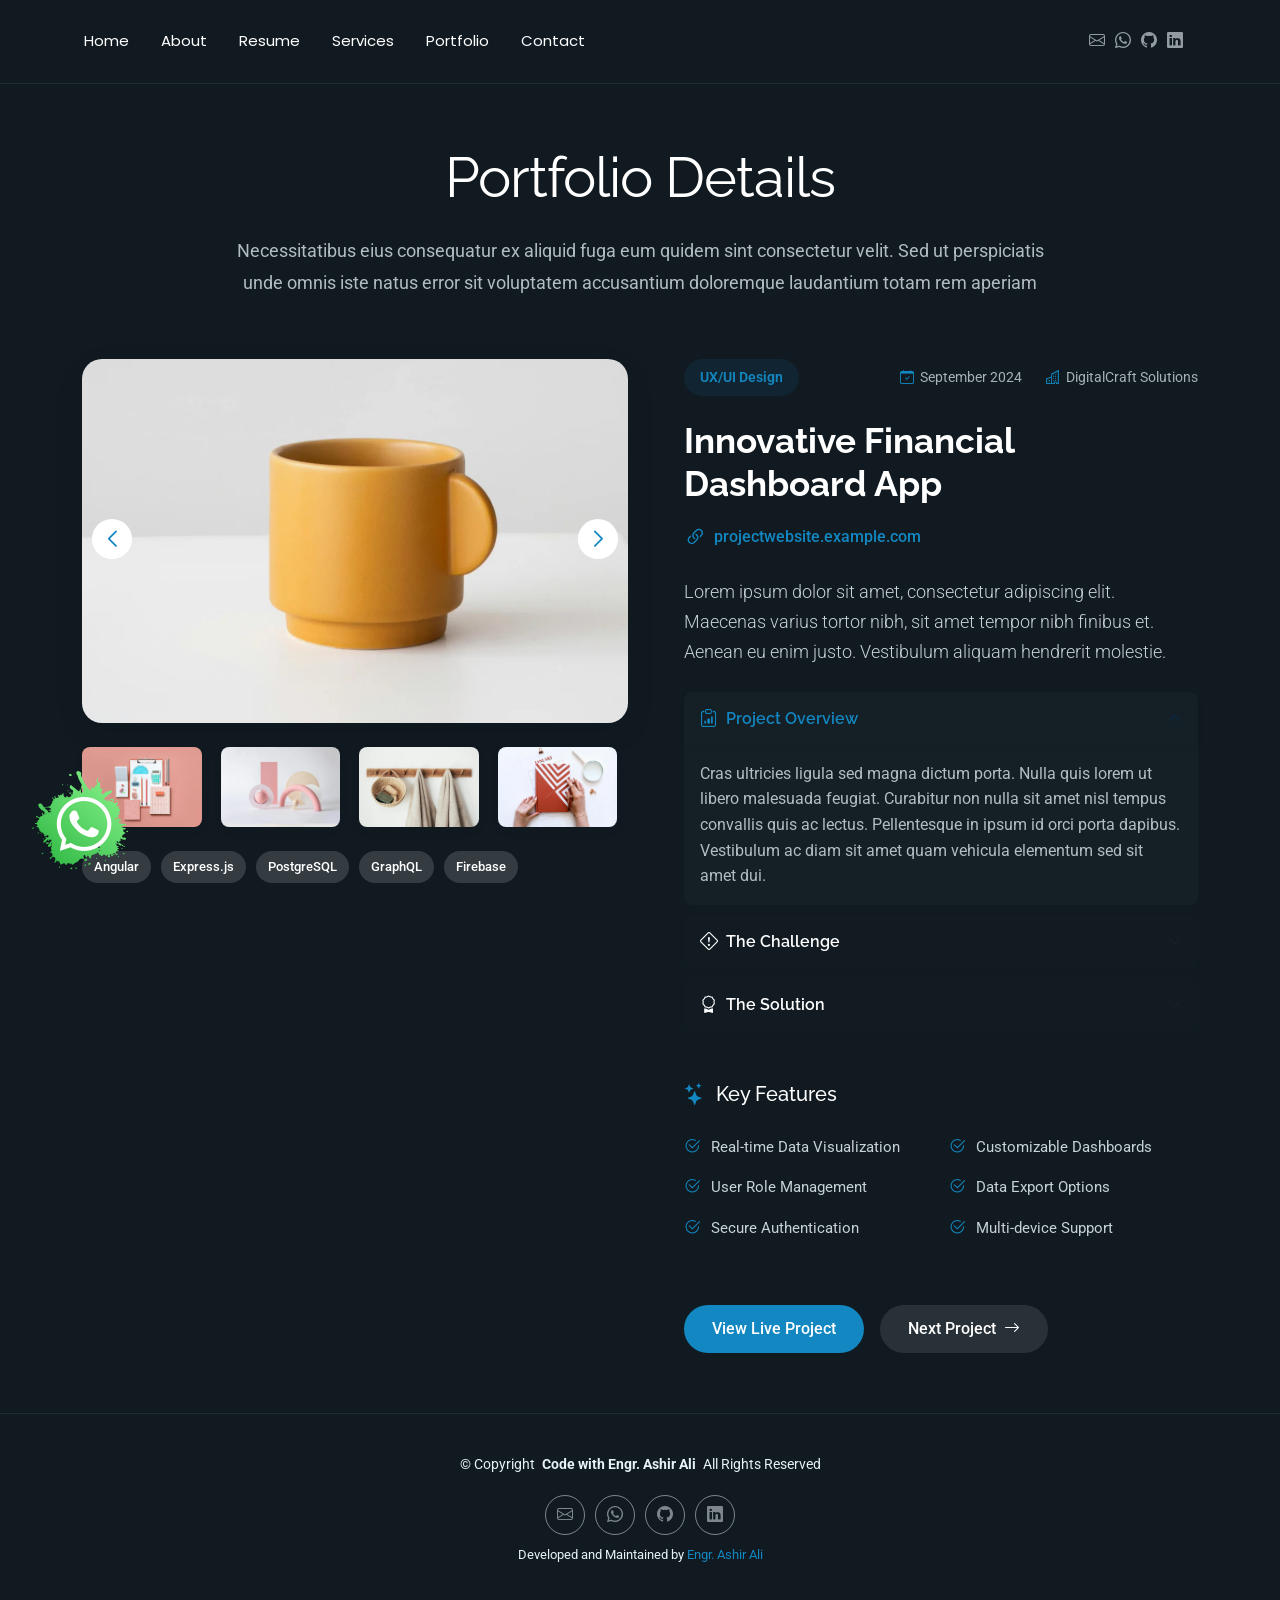
<file: portfolio-details.html>
<!DOCTYPE html>
<html lang="en">

<head>
  <meta charset="utf-8">
  <meta content="width=device-width, initial-scale=1.0" name="viewport">
  <title>Portfolio Details | Engr. Ashir Ali</title>
  <meta name="description" content="">
  <meta name="keywords" content="">

  <!-- Favicons -->
  <link href="assets/img/favicon.png" rel="icon">
  <link href="assets/img/apple-touch-icon.png" rel="apple-touch-icon">

  <!-- Fonts -->
  <link href="https://fonts.googleapis.com" rel="preconnect">
  <link href="https://fonts.gstatic.com" rel="preconnect" crossorigin>
  <link href="https://fonts.googleapis.com/css2?family=Roboto:ital,wght@0,100;0,300;0,400;0,500;0,700;0,900;1,100;1,300;1,400;1,500;1,700;1,900&family=Poppins:ital,wght@0,100;0,200;0,300;0,400;0,500;0,600;0,700;0,800;0,900;1,100;1,200;1,300;1,400;1,500;1,600;1,700;1,800;1,900&family=Raleway:ital,wght@0,100;0,200;0,300;0,400;0,500;0,600;0,700;0,800;0,900;1,100;1,200;1,300;1,400;1,500;1,600;1,700;1,800;1,900&display=swap" rel="stylesheet">

  <!-- Vendor CSS Files -->
  <link href="assets/vendor/bootstrap/css/bootstrap.min.css" rel="stylesheet">
  <link href="assets/vendor/bootstrap-icons/bootstrap-icons.css" rel="stylesheet">
  <link href="assets/vendor/aos/aos.css" rel="stylesheet">
  <link href="assets/vendor/swiper/swiper-bundle.min.css" rel="stylesheet">
  <link href="assets/vendor/glightbox/css/glightbox.min.css" rel="stylesheet">

  <!-- Main CSS File -->
  <link href="assets/css/main.css" rel="stylesheet">

  
</head>

<body class="portfolio-details-page">

  <header id="header" class="header d-flex align-items-center light-background sticky-top">
    <div class="container position-relative d-flex align-items-center justify-content-between">

      <!-- <a href="index.html" class="logo d-flex align-items-center me-auto me-xl-0">
      <img src="assets/img/logo.webp" alt="">
      <h1 class="sitename">FolioOne</h1> 
    </a> -->

      <nav id="navmenu" class="navmenu">
        <ul>
          <li><a href="index.html">Home</a></li>
          <li><a href="about.html">About</a></li>
          <li><a href="resume.html">Resume</a></li>
          <li><a href="services.html">Services</a></li>
          <li><a href="portfolio.html">Portfolio</a></li>
          <!-- <li class="dropdown"><a href="#"><span>Dropdown</span> <i class="bi bi-chevron-down toggle-dropdown"></i></a>
            <ul>
              <li><a href="#">Dropdown 1</a></li>
              <li class="dropdown"><a href="#"><span>Deep Dropdown</span> <i class="bi bi-chevron-down toggle-dropdown"></i></a>
                <ul>
                  <li><a href="#">Deep Dropdown 1</a></li>
                  <li><a href="#">Deep Dropdown 2</a></li>
                  <li><a href="#">Deep Dropdown 3</a></li>
                  <li><a href="#">Deep Dropdown 4</a></li>
                  <li><a href="#">Deep Dropdown 5</a></li>
                </ul>
              </li>
              <li><a href="#">Dropdown 2</a></li>
              <li><a href="#">Dropdown 3</a></li>
              <li><a href="#">Dropdown 4</a></li>
            </ul>
          </li> -->
          <li><a href="contact.html">Contact</a></li>
        </ul>
        <i class="mobile-nav-toggle d-xl-none bi bi-list"></i>
      </nav>

      <div class="header-social-links">
        <a href="mailto:ashirbhalli482@gmail.com" target="_blank"><i class="bi bi-envelope"></i></a>
        <a href="https://api.whatsapp.com/send?phone=96878351693" target="_blank"><i class="bi bi-whatsapp"></i></a>
        <a href="https://github.com/ashirbhalli482-ops" target="_blank" rel="noopener noreferrer"><i class="bi bi-github"></i></a>
        <a href="https://www.linkedin.com/in/ashir-ali-4512831a4" target="_blank" rel="noopener noreferrer"><i class="bi bi-linkedin"></i></a>
      </div>

    </div>
  </header>

  <main class="main">

    <!-- Portfolio Details Section -->
    <section id="portfolio-details" class="portfolio-details section">

      <!-- Section Title -->
      <div class="container section-title" data-aos="fade-up">
        <h2>Portfolio Details</h2>
        <p>Necessitatibus eius consequatur ex aliquid fuga eum quidem sint consectetur velit. Sed ut perspiciatis unde omnis iste natus error sit voluptatem accusantium doloremque laudantium totam rem aperiam</p>
      </div><!-- End Section Title -->

      <div class="container" data-aos="fade-up" data-aos-delay="100">

        <div class="row gy-4">
          <div class="col-lg-6" data-aos="fade-right">
            <div class="portfolio-details-media">
              <div class="main-image">
                <div class="portfolio-details-slider swiper init-swiper" data-aos="zoom-in">
                  <script type="application/json" class="swiper-config">
                    {
                      "loop": true,
                      "speed": 1000,
                      "autoplay": {
                        "delay": 6000
                      },
                      "effect": "creative",
                      "creativeEffect": {
                        "prev": {
                          "shadow": true,
                          "translate": [0, 0, -400]
                        },
                        "next": {
                          "translate": ["100%", 0, 0]
                        }
                      },
                      "slidesPerView": 1,
                      "navigation": {
                        "nextEl": ".swiper-button-next",
                        "prevEl": ".swiper-button-prev"
                      }
                    }
                  </script>
                  <div class="swiper-wrapper">
                    <div class="swiper-slide">
                      <img src="assets/img/portfolio/portfolio-5.webp" alt="Portfolio Image" class="img-fluid">
                    </div>
                    <div class="swiper-slide">
                      <img src="assets/img/portfolio/portfolio-7.webp" alt="Portfolio Image" class="img-fluid">
                    </div>
                    <div class="swiper-slide">
                      <img src="assets/img/portfolio/portfolio-8.webp" alt="Portfolio Image" class="img-fluid">
                    </div>
                  </div>
                  <div class="swiper-button-prev"></div>
                  <div class="swiper-button-next"></div>
                </div>
              </div>

              <div class="thumbnail-grid" data-aos="fade-up" data-aos-delay="200">
                <div class="row g-2 mt-3">
                  <div class="col-3">
                    <img src="assets/img/portfolio/portfolio-4.webp" alt="Gallery Image" class="img-fluid glightbox">
                  </div>
                  <div class="col-3">
                    <img src="assets/img/portfolio/portfolio-6.webp" alt="Gallery Image" class="img-fluid glightbox">
                  </div>
                  <div class="col-3">
                    <img src="assets/img/portfolio/portfolio-11.webp" alt="Gallery Image" class="img-fluid glightbox">
                  </div>
                  <div class="col-3">
                    <img src="assets/img/portfolio/portfolio-12.webp" alt="Gallery Image" class="img-fluid glightbox">
                  </div>
                </div>
              </div>

              <div class="tech-stack-badges" data-aos="fade-up" data-aos-delay="300">
                <span>Angular</span>
                <span>Express.js</span>
                <span>PostgreSQL</span>
                <span>GraphQL</span>
                <span>Firebase</span>
              </div>
            </div>
          </div>

          <div class="col-lg-6" data-aos="fade-left">
            <div class="portfolio-details-content">
              <div class="project-meta">
                <div class="badge-wrapper">
                  <span class="project-badge">UX/UI Design</span>
                </div>
                <div class="date-client">
                  <div class="meta-item">
                    <i class="bi bi-calendar-check"></i>
                    <span>September 2024</span>
                  </div>
                  <div class="meta-item">
                    <i class="bi bi-buildings"></i>
                    <span>DigitalCraft Solutions</span>
                  </div>
                </div>
              </div>

              <h2 class="project-title">Innovative Financial Dashboard App</h2>

              <div class="project-website">
                <i class="bi bi-link-45deg"></i>
                <a href="#" target="_blank">projectwebsite.example.com</a>
              </div>

              <div class="project-overview">
                <p class="lead">
                  Lorem ipsum dolor sit amet, consectetur adipiscing elit. Maecenas varius tortor nibh, sit amet tempor nibh finibus et. Aenean eu enim justo. Vestibulum aliquam hendrerit molestie.
                </p>

                <div class="accordion project-accordion" id="portfolio-details-projectAccordion">
                  <div class="accordion-item" data-aos="fade-up">
                    <h2 class="accordion-header">
                      <button class="accordion-button" type="button" data-bs-toggle="collapse" data-bs-target="#portfolio-details-collapse-1" aria-expanded="true" aria-controls="collapseOne">
                        <i class="bi bi-clipboard-data me-2"></i> Project Overview
                      </button>
                    </h2>
                    <div id="portfolio-details-collapse-1" class="accordion-collapse collapse show" data-bs-parent="#portfolio-details-projectAccordion">
                      <div class="accordion-body">
                        <p>Cras ultricies ligula sed magna dictum porta. Nulla quis lorem ut libero malesuada feugiat. Curabitur non nulla sit amet nisl tempus convallis quis ac lectus. Pellentesque in ipsum id orci porta dapibus. Vestibulum ac diam sit amet quam vehicula elementum sed sit amet dui.</p>
                      </div>
                    </div>
                  </div>

                  <div class="accordion-item" data-aos="fade-up" data-aos-delay="100">
                    <h2 class="accordion-header">
                      <button class="accordion-button collapsed" type="button" data-bs-toggle="collapse" data-bs-target="#portfolio-details-collapse-2" aria-expanded="false" aria-controls="collapseTwo">
                        <i class="bi bi-exclamation-diamond me-2"></i> The Challenge
                      </button>
                    </h2>
                    <div id="portfolio-details-collapse-2" class="accordion-collapse collapse" data-bs-parent="#portfolio-details-projectAccordion">
                      <div class="accordion-body">
                        <p>Mauris blandit aliquet elit, eget tincidunt nibh pulvinar a. Vivamus suscipit tortor eget felis porttitor volutpat. Curabitur aliquet quam id dui posuere blandit. Praesent sapien massa, convallis a pellentesque nec, egestas non nisi. Sed porttitor lectus nibh.</p>
                      </div>
                    </div>
                  </div>

                  <div class="accordion-item" data-aos="fade-up" data-aos-delay="200">
                    <h2 class="accordion-header">
                      <button class="accordion-button collapsed" type="button" data-bs-toggle="collapse" data-bs-target="#portfolio-details-collapse-3" aria-expanded="false" aria-controls="collapseThree">
                        <i class="bi bi-award me-2"></i> The Solution
                      </button>
                    </h2>
                    <div id="portfolio-details-collapse-3" class="accordion-collapse collapse" data-bs-parent="#portfolio-details-projectAccordion">
                      <div class="accordion-body">
                        <p>Donec sollicitudin molestie malesuada. Curabitur arcu erat, accumsan id imperdiet et, porttitor at sem. Vestibulum ante ipsum primis in faucibus orci luctus et ultrices posuere cubilia Curae; Donec velit neque, auctor sit amet aliquam vel, ullamcorper sit amet ligula.</p>
                      </div>
                    </div>
                  </div>
                </div>
              </div>

              <div class="project-features" data-aos="fade-up" data-aos-delay="300">
                <h3><i class="bi bi-stars"></i> Key Features</h3>
                <div class="row g-3">
                  <div class="col-md-6">
                    <ul class="feature-list">
                      <li><i class="bi bi-check2-circle"></i> Real-time Data Visualization</li>
                      <li><i class="bi bi-check2-circle"></i> User Role Management</li>
                      <li><i class="bi bi-check2-circle"></i> Secure Authentication</li>
                    </ul>
                  </div>
                  <div class="col-md-6">
                    <ul class="feature-list">
                      <li><i class="bi bi-check2-circle"></i> Customizable Dashboards</li>
                      <li><i class="bi bi-check2-circle"></i> Data Export Options</li>
                      <li><i class="bi bi-check2-circle"></i> Multi-device Support</li>
                    </ul>
                  </div>
                </div>
              </div>

              <div class="cta-buttons" data-aos="fade-up" data-aos-delay="400">
                <a href="#" class="btn-view-project">View Live Project</a>
                <a href="#" class="btn-next-project">Next Project <i class="bi bi-arrow-right"></i></a>
              </div>
            </div>
          </div>
        </div>

      </div>

    </section><!-- /Portfolio Details Section -->

  </main>

  <footer id="footer" class="footer">

    <div class="container">
      <div class="copyright text-center ">
        <p>© <span>Copyright</span> <strong class="px-1 sitename">Code with Engr. Ashir Ali</strong> <span>All Rights Reserved<br></span></p>
      </div>
      <div class="social-links d-flex justify-content-center">
        <a href="mailto:ashirbhalli482@gmail.com" target="_blank"><i class="bi bi-envelope"></i></a>
        <a href="https://api.whatsapp.com/send?phone=96878351693" target="_blank"><i class="bi bi-whatsapp"></i></a>
        <a href="https://github.com/ashirbhalli482-ops" target="_blank" rel="noopener noreferrer"><i class="bi bi-github"></i></a>
        <a href="https://www.linkedin.com/in/ashir-ali-4512831a4" target="_blank" rel="noopener noreferrer"><i class="bi bi-linkedin"></i></a>
      </div>
      <div class="credits">
       
        Developed and Maintained by <a href="#">Engr. Ashir Ali</a> 
      </div>
    </div>

  </footer>

  <!-- Scroll Top -->
  <a href="#" id="scroll-top" class="scroll-top d-flex align-items-center justify-content-center"><i class="bi bi-arrow-up-short"></i></a>

  <!-- Preloader -->
  <div id="preloader"></div>

   <!-- WhatsApp Button -->
   <div class="whatsapp-button">
    <a href="https://api.whatsapp.com/send?phone=96878351693" target="_blank">
       <img src="assets/img/whatsapp.png" alt="WhatsApp" class="whatsapp-button-image">
    </a>
  </div>

  <!-- Vendor JS Files -->
  <script src="assets/vendor/bootstrap/js/bootstrap.bundle.min.js"></script>
  <script src="assets/vendor/php-email-form/validate.js"></script>
  <script src="assets/vendor/aos/aos.js"></script>
  <script src="assets/vendor/typed.js/typed.umd.js"></script>
  <script src="assets/vendor/waypoints/noframework.waypoints.js"></script>
  <script src="assets/vendor/purecounter/purecounter_vanilla.js"></script>
  <script src="assets/vendor/swiper/swiper-bundle.min.js"></script>
  <script src="assets/vendor/imagesloaded/imagesloaded.pkgd.min.js"></script>
  <script src="assets/vendor/isotope-layout/isotope.pkgd.min.js"></script>
  <script src="assets/vendor/glightbox/js/glightbox.min.js"></script>

  <!-- Main JS File -->
  <script src="assets/js/main.js"></script>

</body>

</html>
</file>
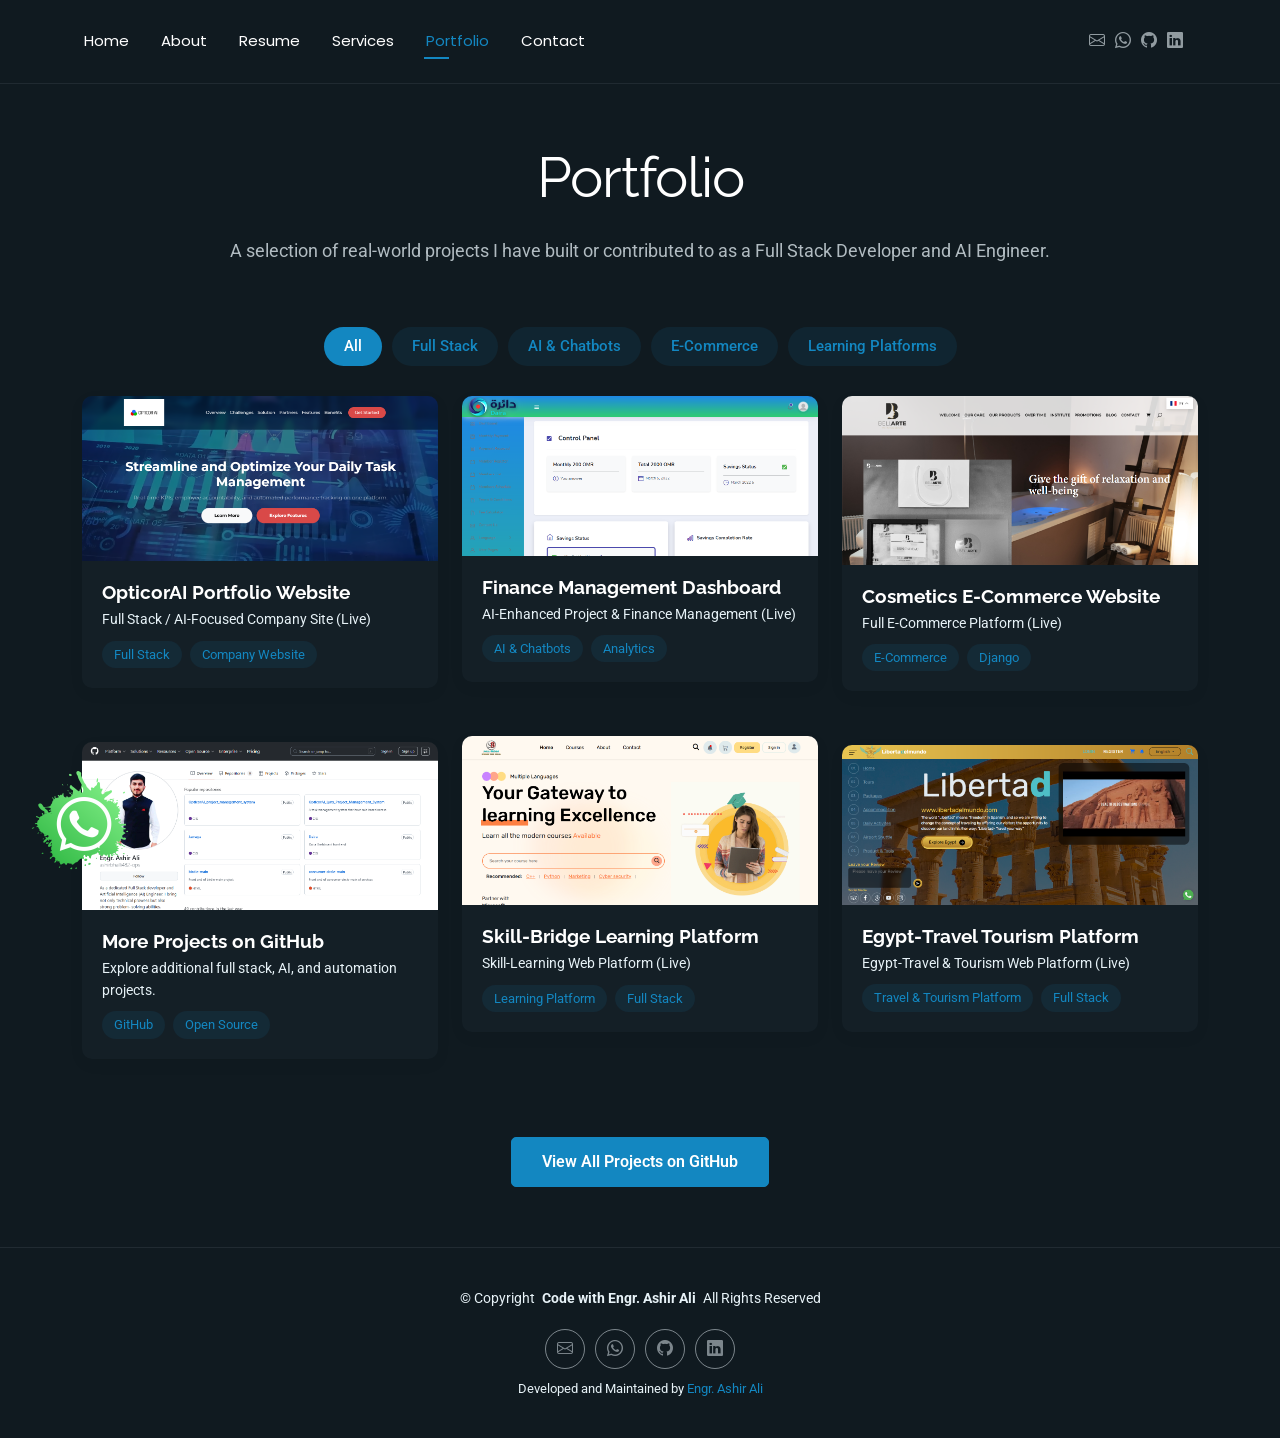
<file: portfolio.html>
<!DOCTYPE html>
<html lang="en">

<head>
  <meta charset="utf-8">
  <meta content="width=device-width, initial-scale=1.0" name="viewport">
  <title>Portfolio | Engr. Ashir Ali</title>
  <meta name="description" content="">
  <meta name="keywords" content="">

  <!-- Favicons -->
  <link href="assets/img/favicon.png" rel="icon">
  <link href="assets/img/apple-touch-icon.png" rel="apple-touch-icon">

  <!-- Fonts -->
  <link href="https://fonts.googleapis.com" rel="preconnect">
  <link href="https://fonts.gstatic.com" rel="preconnect" crossorigin>
  <link href="https://fonts.googleapis.com/css2?family=Roboto:ital,wght@0,100;0,300;0,400;0,500;0,700;0,900;1,100;1,300;1,400;1,500;1,700;1,900&family=Poppins:ital,wght@0,100;0,200;0,300;0,400;0,500;0,600;0,700;0,800;0,900;1,100;1,200;1,300;1,400;1,500;1,600;1,700;1,800;1,900&family=Raleway:ital,wght@0,100;0,200;0,300;0,400;0,500;0,600;0,700;0,800;0,900;1,100;1,200;1,300;1,400;1,500;1,600;1,700;1,800;1,900&display=swap" rel="stylesheet">

  <!-- Vendor CSS Files -->
  <link href="assets/vendor/bootstrap/css/bootstrap.min.css" rel="stylesheet">
  <link href="assets/vendor/bootstrap-icons/bootstrap-icons.css" rel="stylesheet">
  <link href="assets/vendor/aos/aos.css" rel="stylesheet">
  <link href="assets/vendor/swiper/swiper-bundle.min.css" rel="stylesheet">
  <link href="assets/vendor/glightbox/css/glightbox.min.css" rel="stylesheet">

  <!-- Main CSS File -->
  <link href="assets/css/main.css" rel="stylesheet">

  
</head>

<body class="portfolio-page">

  <header id="header" class="header d-flex align-items-center light-background sticky-top">
    <div class="container position-relative d-flex align-items-center justify-content-between">

      <!-- <a href="index.html" class="logo d-flex align-items-center me-auto me-xl-0">
      <img src="assets/img/logo.webp" alt="">
      <h1 class="sitename">FolioOne</h1> 
    </a> -->

      <nav id="navmenu" class="navmenu">
        <ul>
          <li><a href="index.html">Home</a></li>
          <li><a href="about.html">About</a></li>
          <li><a href="resume.html">Resume</a></li>
          <li><a href="services.html">Services</a></li>
          <li><a href="portfolio.html" class="active">Portfolio</a></li>
          <!-- <li class="dropdown"><a href="#"><span>Dropdown</span> <i class="bi bi-chevron-down toggle-dropdown"></i></a>
            <ul>
              <li><a href="#">Dropdown 1</a></li>
              <li class="dropdown"><a href="#"><span>Deep Dropdown</span> <i class="bi bi-chevron-down toggle-dropdown"></i></a>
                <ul>
                  <li><a href="#">Deep Dropdown 1</a></li>
                  <li><a href="#">Deep Dropdown 2</a></li>
                  <li><a href="#">Deep Dropdown 3</a></li>
                  <li><a href="#">Deep Dropdown 4</a></li>
                  <li><a href="#">Deep Dropdown 5</a></li>
                </ul>
              </li>
              <li><a href="#">Dropdown 2</a></li>
              <li><a href="#">Dropdown 3</a></li>
              <li><a href="#">Dropdown 4</a></li>
            </ul>
          </li> -->
          <li><a href="contact.html">Contact</a></li>
        </ul>
        <i class="mobile-nav-toggle d-xl-none bi bi-list"></i>
      </nav>

      <div class="header-social-links">
        <a href="mailto:ashirbhalli482@gmail.com" target="_blank"><i class="bi bi-envelope"></i></a>
        <a href="https://api.whatsapp.com/send?phone=96878351693" target="_blank"><i class="bi bi-whatsapp"></i></a>
        <a href="https://github.com/ashirbhalli482-ops" target="_blank" rel="noopener noreferrer"><i class="bi bi-github"></i></a>
        <a href="https://www.linkedin.com/in/ashir-ali-4512831a4" target="_blank" rel="noopener noreferrer"><i class="bi bi-linkedin"></i></a>
      </div>

    </div>
  </header>

  <main class="main">

    <!-- Portfolio Section -->
    <section id="portfolio" class="portfolio section">

      <!-- Section Title -->
      <div class="container section-title" data-aos="fade-up">
        <h2>Portfolio</h2>
        <p>A selection of real‑world projects I have built or contributed to as a Full Stack Developer and AI Engineer.</p>
      </div><!-- End Section Title -->

      <div class="container" data-aos="fade-up" data-aos-delay="100">

        <div class="isotope-layout" data-default-filter="*" data-layout="masonry" data-sort="original-order">
          <ul class="portfolio-filters isotope-filters" data-aos="fade-up" data-aos-delay="200">
            <li data-filter="*" class="filter-active">All</li>
            <li data-filter=".filter-strategy">Full Stack</li>
            <li data-filter=".filter-finance">AI &amp; Chatbots</li>
            <li data-filter=".filter-operations">E‑Commerce</li>
            <li data-filter=".filter-technology">Learning Platforms</li>
          </ul><!-- End Portfolio Filters -->

          <div class="row gy-4 isotope-container" data-aos="fade-up" data-aos-delay="300">
            <div class="col-lg-4 col-md-6 portfolio-item isotope-item filter-strategy">
              <div class="portfolio-card">
                <div class="portfolio-img">
                  <img src="assets/img/portfolio/Opticorai.PNG" alt="Portfolio Item" class="img-fluid">
                  <div class="portfolio-overlay">
                    <a href="assets/img/portfolio/Opticorai.PNG" class="glightbox portfolio-lightbox"><i class="bi bi-plus"></i></a>
                    <a href="https://opticorai.com/" target="_blank" rel="noopener noreferrer" class="portfolio-details-link"><i class="bi bi-link"></i></a>
                  </div>
                </div>
                <div class="portfolio-info">
                  <h4>OpticorAI Portfolio Website</h4>
                  <p>Full Stack / AI‑Focused Company Site (Live)</p>
                  <div class="portfolio-tags">
                    <span>Full Stack</span>
                    <span>Company Website</span>
                  </div>
                </div>
              </div>
            </div>

            <div class="col-lg-4 col-md-6 portfolio-item isotope-item filter-finance">
              <div class="portfolio-card">
                <div class="portfolio-img">
                  <img src="assets/img/portfolio/Daira.PNG" alt="Portfolio Item" class="img-fluid">
                  <div class="portfolio-overlay">
                    <a href="assets/img/portfolio/Daira.PNG" class="glightbox portfolio-lightbox"><i class="bi bi-plus"></i></a>
                    <a href="https://newdaira.netlify.app/" target="_blank" rel="noopener noreferrer" class="portfolio-details-link"><i class="bi bi-link"></i></a>
                  </div>
                </div>
                <div class="portfolio-info">
                  <h4>Finance Management Dashboard</h4>
                  <p>AI‑Enhanced Project &amp; Finance Management (Live)</p>
                  <div class="portfolio-tags">
                    <span>AI &amp; Chatbots</span>
                    <span>Analytics</span>
                  </div>
                </div>
              </div>
            </div>

            <div class="col-lg-4 col-md-6 portfolio-item isotope-item filter-operations">
              <div class="portfolio-card">
                <div class="portfolio-img">
                  <img src="assets/img/portfolio/Cosmetics.PNG" alt="Portfolio Item" class="img-fluid">
                  <div class="portfolio-overlay">
                    <a href="assets/img/portfolio/Cosmetics.PNG" class="glightbox portfolio-lightbox"><i class="bi bi-plus"></i></a>
                    <a href="https://stage.institut-bellarte.ch/" target="_blank" rel="noopener noreferrer" class="portfolio-details-link"><i class="bi bi-link"></i></a>
                  </div>
                </div>
                <div class="portfolio-info">
                  <h4>Cosmetics E‑Commerce Website</h4>
                  <p>Full E‑Commerce Platform (Live)</p>
                  <div class="portfolio-tags">
                    <span>E‑Commerce</span>
                    <span>Django</span>
                  </div>
                </div>
              </div>
            </div>

            <div class="col-lg-4 col-md-6 portfolio-item isotope-item filter-technology">
              <div class="portfolio-card">
                <div class="portfolio-img">
                  <img src="assets/img/portfolio/Skill-Bridge.PNG" alt="Portfolio Item" class="img-fluid">
                  <div class="portfolio-overlay">
                    <a href="assets/img/portfolio/Skill-Bridge.PNG" class="glightbox portfolio-lightbox"><i class="bi bi-plus"></i></a>
                    <a href="https://skill-bridge-main.netlify.app/" target="_blank" rel="noopener noreferrer" class="portfolio-details-link"><i class="bi bi-link"></i></a>
                  </div>
                </div>
                <div class="portfolio-info">
                  <h4>Skill‑Bridge Learning Platform</h4>
                  <p>Skill‑Learning Web Platform (Live)</p>
                  <div class="portfolio-tags">
                    <span>Learning Platform</span>
                    <span>Full Stack</span>
                  </div>
                </div>
              </div>
            </div>
             <div class="col-lg-4 col-md-6 portfolio-item isotope-item filter-strategy">
              <div class="portfolio-card">
                <div class="portfolio-img">
                  <img src="assets/img/portfolio/github-project.PNG" alt="Portfolio Item" class="img-fluid">
                  <div class="portfolio-overlay">
                    <a href="assets/img/portfolio/github-project.PNG" class="glightbox portfolio-lightbox"><i class="bi bi-plus"></i></a>
                    <a href="https://github.com/ashirbhalli482-ops" target="_blank" rel="noopener noreferrer" class="portfolio-details-link"><i class="bi bi-link"></i></a>
                  </div>
                </div>
                <div class="portfolio-info">
                  <h4>More Projects on GitHub</h4>
                  <p>Explore additional full stack, AI, and automation projects.</p>
                  <div class="portfolio-tags">
                    <span>GitHub</span>
                    <span>Open Source</span>
                  </div>
                </div>
              </div>
            </div>
            <div class="col-lg-4 col-md-6 portfolio-item isotope-item filter-strategy">
              <div class="portfolio-card">
                <div class="portfolio-img">
                  <img src="assets/img/portfolio/Egypt-Travel.PNG" alt="Portfolio Item" class="img-fluid">
                  <div class="portfolio-overlay">
                    <a href="assets/img/portfolio/Egypt-Travel.PNG" class="glightbox portfolio-lightbox"><i class="bi bi-plus"></i></a>
                    <a href="https://egypt-travel-main.netlify.app/" target="_blank" rel="noopener noreferrer" class="portfolio-details-link"><i class="bi bi-link"></i></a>
                  </div>
                </div>
                <div class="portfolio-info">
                  <h4>Egypt‑Travel Tourism Platform</h4>
                  <p>Egypt‑Travel &amp; Tourism Web Platform (Live)</p>
                  <div class="portfolio-tags">
                    <span>Travel &amp; Tourism Platform</span>
                    <span>Full Stack</span>
                  </div>
                </div>
              </div>
            </div>

           
          </div><!-- End Portfolio Items Container -->

        </div>

        <div class="text-center mt-5" data-aos="fade-up" data-aos-delay="400">
          <a href="https://github.com/ashirbhalli482-ops" target="_blank" rel="noopener noreferrer" class="btn btn-primary">View All Projects on GitHub</a>
        </div>

      </div>

    </section><!-- /Portfolio Section -->

  </main>

  <footer id="footer" class="footer">

    <div class="container">
      <div class="copyright text-center ">
        <p>© <span>Copyright</span> <strong class="px-1 sitename">Code with Engr. Ashir Ali</strong> <span>All Rights Reserved<br></span></p>
      </div>
      <div class="social-links d-flex justify-content-center">
        <a href="mailto:ashirbhalli482@gmail.com" target="_blank"><i class="bi bi-envelope"></i></a>
        <a href="https://api.whatsapp.com/send?phone=96878351693" target="_blank"><i class="bi bi-whatsapp"></i></a>
        <a href="https://github.com/ashirbhalli482-ops" target="_blank" rel="noopener noreferrer"><i class="bi bi-github"></i></a>
        <a href="https://www.linkedin.com/in/ashir-ali-4512831a4" target="_blank" rel="noopener noreferrer"><i class="bi bi-linkedin"></i></a>
      </div>
      <div class="credits">
       
        Developed and Maintained by <a href="#">Engr. Ashir Ali</a> 
      </div>
    </div>

  </footer>

  <!-- Scroll Top -->
  <a href="#" id="scroll-top" class="scroll-top d-flex align-items-center justify-content-center"><i class="bi bi-arrow-up-short"></i></a>

  <!-- Preloader -->
  <div id="preloader"></div>

   <!-- WhatsApp Button -->
   <div class="whatsapp-button">
    <a href="https://api.whatsapp.com/send?phone=96878351693" target="_blank">
       <img src="assets/img/whatsapp.png" alt="WhatsApp" class="whatsapp-button-image">
    </a>
  </div>

  <!-- Vendor JS Files -->
  <script src="assets/vendor/bootstrap/js/bootstrap.bundle.min.js"></script>
  <script src="assets/vendor/php-email-form/validate.js"></script>
  <script src="assets/vendor/aos/aos.js"></script>
  <script src="assets/vendor/typed.js/typed.umd.js"></script>
  <script src="assets/vendor/waypoints/noframework.waypoints.js"></script>
  <script src="assets/vendor/purecounter/purecounter_vanilla.js"></script>
  <script src="assets/vendor/swiper/swiper-bundle.min.js"></script>
  <script src="assets/vendor/imagesloaded/imagesloaded.pkgd.min.js"></script>
  <script src="assets/vendor/isotope-layout/isotope.pkgd.min.js"></script>
  <script src="assets/vendor/glightbox/js/glightbox.min.js"></script>

  <!-- Main JS File -->
  <script src="assets/js/main.js"></script>

</body>

</html>
</file>
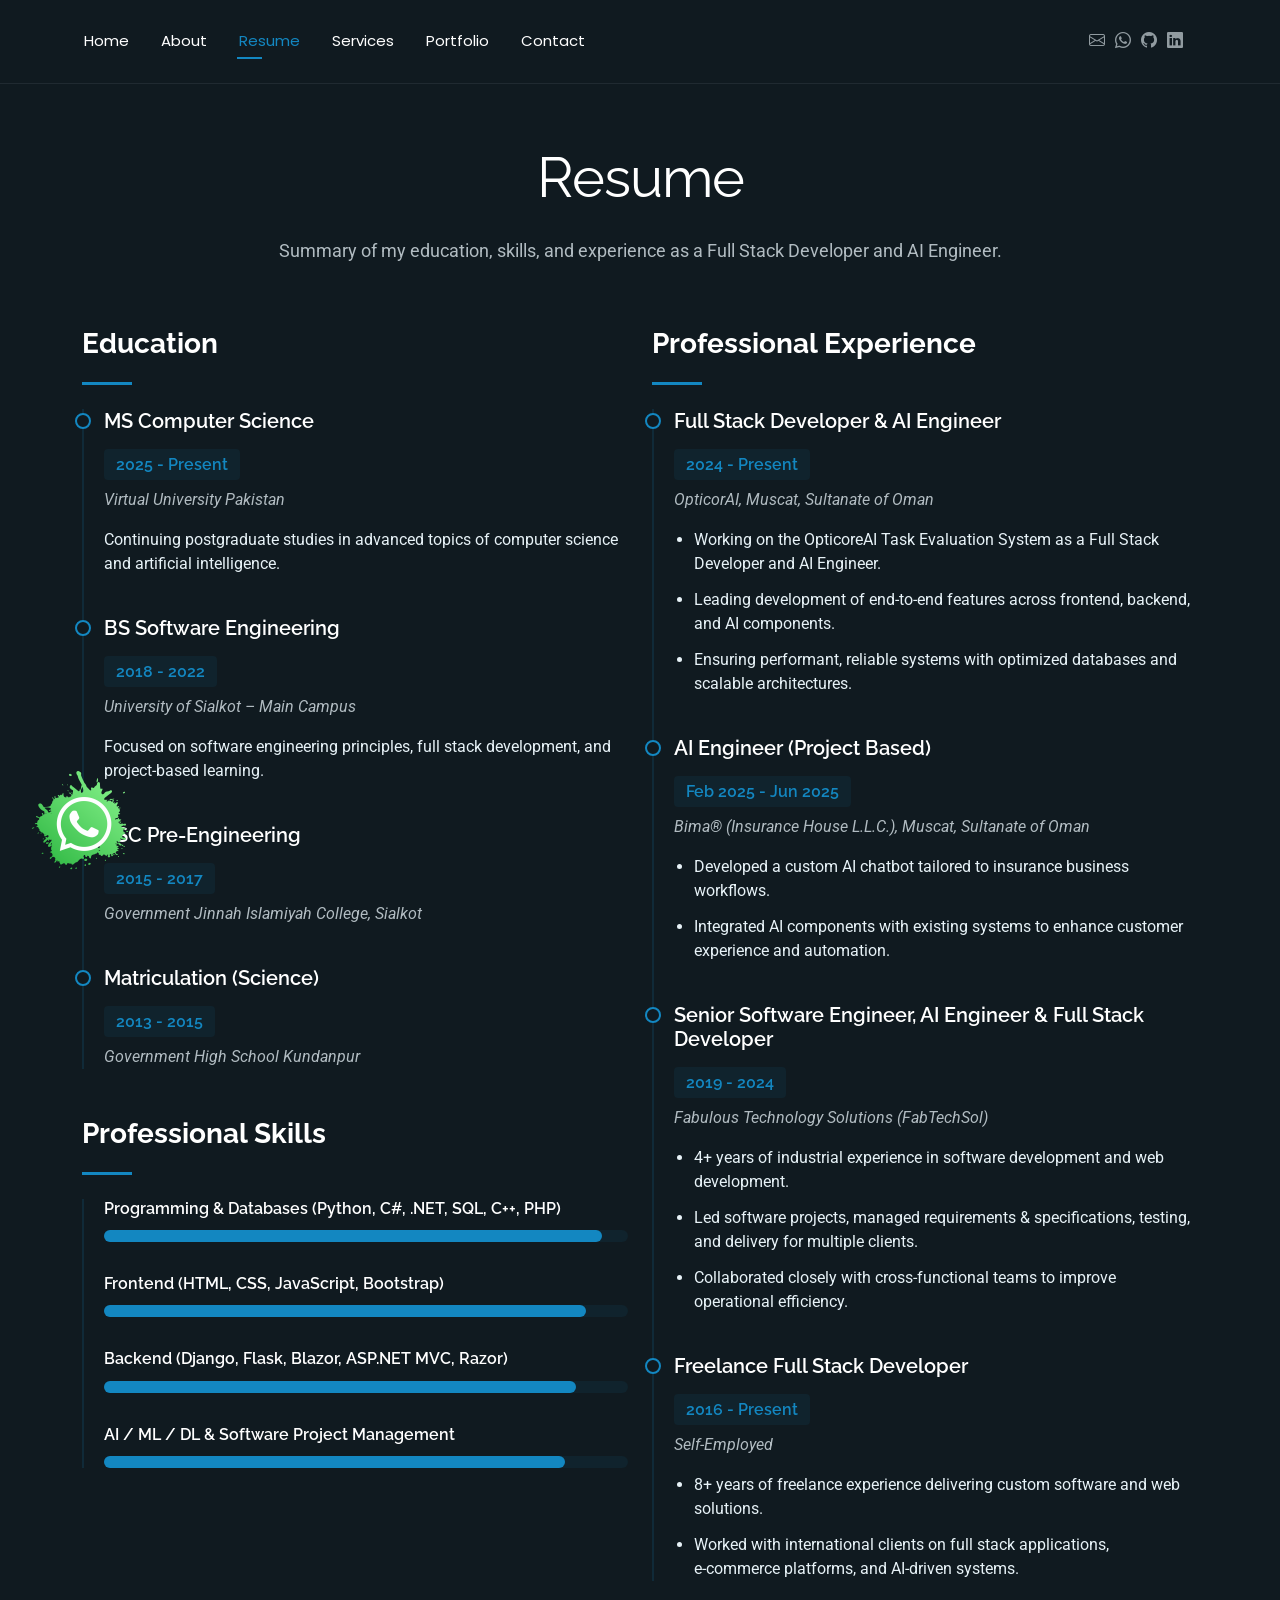
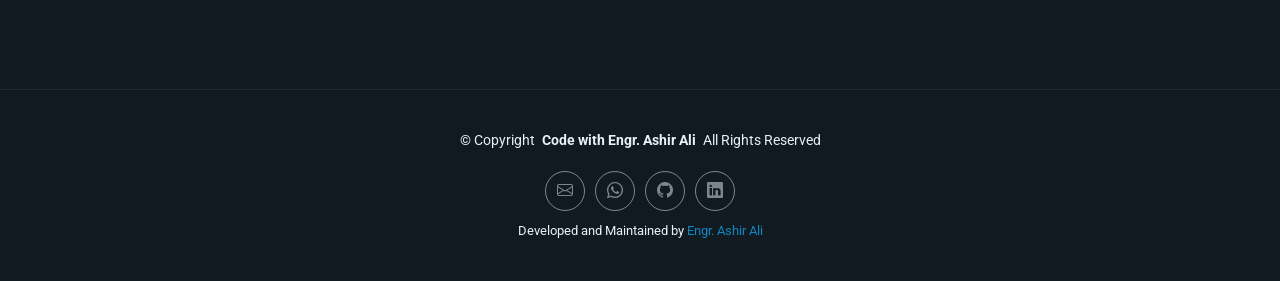
<file: resume.html>
<!DOCTYPE html>
<html lang="en">

<head>
  <meta charset="utf-8">
  <meta content="width=device-width, initial-scale=1.0" name="viewport">
  <title>Resume | Engr. Ashir Ali</title>
  <meta name="description" content="">
  <meta name="keywords" content="">

  <!-- Favicons -->
  <link href="assets/img/favicon.png" rel="icon">
  <link href="assets/img/apple-touch-icon.png" rel="apple-touch-icon">

  <!-- Fonts -->
  <link href="https://fonts.googleapis.com" rel="preconnect">
  <link href="https://fonts.gstatic.com" rel="preconnect" crossorigin>
  <link href="https://fonts.googleapis.com/css2?family=Roboto:ital,wght@0,100;0,300;0,400;0,500;0,700;0,900;1,100;1,300;1,400;1,500;1,700;1,900&family=Poppins:ital,wght@0,100;0,200;0,300;0,400;0,500;0,600;0,700;0,800;0,900;1,100;1,200;1,300;1,400;1,500;1,600;1,700;1,800;1,900&family=Raleway:ital,wght@0,100;0,200;0,300;0,400;0,500;0,600;0,700;0,800;0,900;1,100;1,200;1,300;1,400;1,500;1,600;1,700;1,800;1,900&display=swap" rel="stylesheet">

  <!-- Vendor CSS Files -->
  <link href="assets/vendor/bootstrap/css/bootstrap.min.css" rel="stylesheet">
  <link href="assets/vendor/bootstrap-icons/bootstrap-icons.css" rel="stylesheet">
  <link href="assets/vendor/aos/aos.css" rel="stylesheet">
  <link href="assets/vendor/swiper/swiper-bundle.min.css" rel="stylesheet">
  <link href="assets/vendor/glightbox/css/glightbox.min.css" rel="stylesheet">

  <!-- Main CSS File -->
  <link href="assets/css/main.css" rel="stylesheet">

  
</head>

<body class="resume-page">

  <header id="header" class="header d-flex align-items-center light-background sticky-top">
    <div class="container position-relative d-flex align-items-center justify-content-between">

      <!-- <a href="index.html" class="logo d-flex align-items-center me-auto me-xl-0">
      <img src="assets/img/logo.webp" alt="">
      <h1 class="sitename">FolioOne</h1> 
    </a> -->

      <nav id="navmenu" class="navmenu">
        <ul>
          <li><a href="index.html">Home</a></li>
          <li><a href="about.html">About</a></li>
          <li><a href="resume.html" class="active">Resume</a></li>
          <li><a href="services.html">Services</a></li>
          <li><a href="portfolio.html">Portfolio</a></li>
          <!-- <li class="dropdown"><a href="#"><span>Dropdown</span> <i class="bi bi-chevron-down toggle-dropdown"></i></a>
            <ul>
              <li><a href="#">Dropdown 1</a></li>
              <li class="dropdown"><a href="#"><span>Deep Dropdown</span> <i class="bi bi-chevron-down toggle-dropdown"></i></a>
                <ul>
                  <li><a href="#">Deep Dropdown 1</a></li>
                  <li><a href="#">Deep Dropdown 2</a></li>
                  <li><a href="#">Deep Dropdown 3</a></li>
                  <li><a href="#">Deep Dropdown 4</a></li>
                  <li><a href="#">Deep Dropdown 5</a></li>
                </ul>
              </li>
              <li><a href="#">Dropdown 2</a></li>
              <li><a href="#">Dropdown 3</a></li>
              <li><a href="#">Dropdown 4</a></li>
            </ul>
          </li> -->
          <li><a href="contact.html">Contact</a></li>
        </ul>
        <i class="mobile-nav-toggle d-xl-none bi bi-list"></i>
      </nav>

      <div class="header-social-links">
        <a href="mailto:ashirbhalli482@gmail.com" target="_blank"><i class="bi bi-envelope"></i></a>
        <a href="https://api.whatsapp.com/send?phone=96878351693" target="_blank"><i class="bi bi-whatsapp"></i></a>
        <a href="https://github.com/ashirbhalli482-ops" target="_blank" rel="noopener noreferrer"><i class="bi bi-github"></i></a>
        <a href="https://www.linkedin.com/in/ashir-ali-4512831a4" target="_blank" rel="noopener noreferrer"><i class="bi bi-linkedin"></i></a>
      </div>

    </div>
  </header>

  <main class="main">

    <!-- Resume Section -->
    <section id="resume" class="resume section">

      <!-- Section Title -->
      <div class="container section-title" data-aos="fade-up">
        <h2>Resume</h2>
        <p>Summary of my education, skills, and experience as a Full Stack Developer and AI Engineer.</p>
      </div><!-- End Section Title -->

      <div class="container" data-aos="fade-up" data-aos-delay="100">

        <div class="row">
          <div class="col-lg-6">

            <!-- Education Section -->
            <div class="resume-item" data-aos="fade-up">
              <h3 class="resume-title">Education</h3>

              <div class="resume-content">
                <article class="education-item">
                  <h4>MS Computer Science</h4>
                  <h5>2025 - Present</h5>
                  <p class="institution"><em>Virtual University Pakistan</em></p>
                  <p>Continuing postgraduate studies in advanced topics of computer science and artificial intelligence.</p>
                </article>

                <article class="education-item">
                  <h4>BS Software Engineering</h4>
                  <h5>2018 - 2022</h5>
                  <p class="institution"><em>University of Sialkot – Main Campus</em></p>
                  <p>Focused on software engineering principles, full stack development, and project‑based learning.</p>
                </article>

                <article class="education-item">
                  <h4>FSC Pre‑Engineering</h4>
                  <h5>2015 - 2017</h5>
                  <p class="institution"><em>Government Jinnah Islamiyah College, Sialkot</em></p>
                </article>

                <article class="education-item">
                  <h4>Matriculation (Science)</h4>
                  <h5>2013 - 2015</h5>
                  <p class="institution"><em>Government High School Kundanpur</em></p>
                </article>
              </div>
            </div><!-- End Education Section -->

            <!-- Professional Skills Section -->
            <div class="resume-item skills-animation" data-aos="fade-up">
              <h3 class="resume-title">Professional Skills</h3>

              <div class="resume-content">
                <div class="skill-item">
                  <h4>Programming &amp; Databases (Python, C#, .NET, SQL, C++, PHP)</h4>
                  <div class="progress">
                    <div class="progress-bar" role="progressbar" aria-valuenow="95" aria-valuemin="0" aria-valuemax="100"></div>
                  </div>
                </div>

                <div class="skill-item">
                  <h4>Frontend (HTML, CSS, JavaScript, Bootstrap)</h4>
                  <div class="progress">
                    <div class="progress-bar" role="progressbar" aria-valuenow="92" aria-valuemin="0" aria-valuemax="100"></div>
                  </div>
                </div>

                <div class="skill-item">
                  <h4>Backend (Django, Flask, Blazor, ASP.NET MVC, Razor)</h4>
                  <div class="progress">
                    <div class="progress-bar" role="progressbar" aria-valuenow="90" aria-valuemin="0" aria-valuemax="100"></div>
                  </div>
                </div>

                <div class="skill-item">
                  <h4>AI / ML / DL &amp; Software Project Management</h4>
                  <div class="progress">
                    <div class="progress-bar" role="progressbar" aria-valuenow="88" aria-valuemin="0" aria-valuemax="100"></div>
                  </div>
                </div>
              </div>
            </div><!-- End Professional Skills Section -->
          </div>

          <div class="col-lg-6">
            <!-- Experience Section -->
            <div class="resume-item" data-aos="fade-up" data-aos-delay="100">
              <h3 class="resume-title">Professional Experience</h3>

              <div class="resume-content">
                <article class="experience-item">
                  <h4>Full Stack Developer &amp; AI Engineer</h4>
                  <h5>2024 - Present</h5>
                  <p class="company"><em>OpticorAI, Muscat, Sultanate of Oman</em></p>
                  <ul>
                    <li>Working on the OpticoreAI Task Evaluation System as a Full Stack Developer and AI Engineer.</li>
                    <li>Leading development of end‑to‑end features across frontend, backend, and AI components.</li>
                    <li>Ensuring performant, reliable systems with optimized databases and scalable architectures.</li>
                  </ul>
                </article>

                <article class="experience-item">
                  <h4>AI Engineer (Project Based)</h4>
                  <h5>Feb 2025 - Jun 2025</h5>
                  <p class="company"><em>Bima® (Insurance House L.L.C.), Muscat, Sultanate of Oman</em></p>
                  <ul>
                    <li>Developed a custom AI chatbot tailored to insurance business workflows.</li>
                    <li>Integrated AI components with existing systems to enhance customer experience and automation.</li>
                  </ul>
                </article>

                <article class="experience-item">
                  <h4>Senior Software Engineer, AI Engineer &amp; Full Stack Developer</h4>
                  <h5>2019 - 2024</h5>
                  <p class="company"><em>Fabulous Technology Solutions (FabTechSol)</em></p>
                  <ul>
                    <li>4+ years of industrial experience in software development and web development.</li>
                    <li>Led software projects, managed requirements &amp; specifications, testing, and delivery for multiple clients.</li>
                    <li>Collaborated closely with cross‑functional teams to improve operational efficiency.</li>
                  </ul>
                </article>

                <article class="experience-item">
                  <h4>Freelance Full Stack Developer</h4>
                  <h5>2016 - Present</h5>
                  <p class="company"><em>Self‑Employed</em></p>
                  <ul>
                    <li>8+ years of freelance experience delivering custom software and web solutions.</li>
                    <li>Worked with international clients on full stack applications, e‑commerce platforms, and AI‑driven systems.</li>
                  </ul>
                </article>
              </div>
            </div><!-- End Experience Section -->
          </div>
        </div>

      </div>

    </section><!-- /Resume Section -->

  </main>

  <footer id="footer" class="footer">

    <div class="container">
      <div class="copyright text-center ">
        <p>© <span>Copyright</span> <strong class="px-1 sitename">Code with Engr. Ashir Ali</strong> <span>All Rights Reserved<br></span></p>
      </div>
      <div class="social-links d-flex justify-content-center">
        <a href="mailto:ashirbhalli482@gmail.com" target="_blank"><i class="bi bi-envelope"></i></a>
        <a href="https://api.whatsapp.com/send?phone=96878351693" target="_blank"><i class="bi bi-whatsapp"></i></a>
        <a href="https://github.com/ashirbhalli482-ops" target="_blank" rel="noopener noreferrer"><i class="bi bi-github"></i></a>
        <a href="https://www.linkedin.com/in/ashir-ali-4512831a4" target="_blank" rel="noopener noreferrer"><i class="bi bi-linkedin"></i></a>
      </div>
      <div class="credits">
       
        Developed and Maintained by <a href="#">Engr. Ashir Ali</a> 
      </div>
    </div>

  </footer>

  <!-- Scroll Top -->
  <a href="#" id="scroll-top" class="scroll-top d-flex align-items-center justify-content-center"><i class="bi bi-arrow-up-short"></i></a>

  <!-- Preloader -->
  <div id="preloader"></div>

   <!-- WhatsApp Button -->
   <div class="whatsapp-button">
    <a href="https://api.whatsapp.com/send?phone=96878351693" target="_blank">
       <img src="assets/img/whatsapp.png" alt="WhatsApp" class="whatsapp-button-image">
    </a>
  </div>

  <!-- Vendor JS Files -->
  <script src="assets/vendor/bootstrap/js/bootstrap.bundle.min.js"></script>
  <script src="assets/vendor/php-email-form/validate.js"></script>
  <script src="assets/vendor/aos/aos.js"></script>
  <script src="assets/vendor/typed.js/typed.umd.js"></script>
  <script src="assets/vendor/waypoints/noframework.waypoints.js"></script>
  <script src="assets/vendor/purecounter/purecounter_vanilla.js"></script>
  <script src="assets/vendor/swiper/swiper-bundle.min.js"></script>
  <script src="assets/vendor/imagesloaded/imagesloaded.pkgd.min.js"></script>
  <script src="assets/vendor/isotope-layout/isotope.pkgd.min.js"></script>
  <script src="assets/vendor/glightbox/js/glightbox.min.js"></script>

  <!-- Main JS File -->
  <script src="assets/js/main.js"></script>

</body>

</html>
</file>
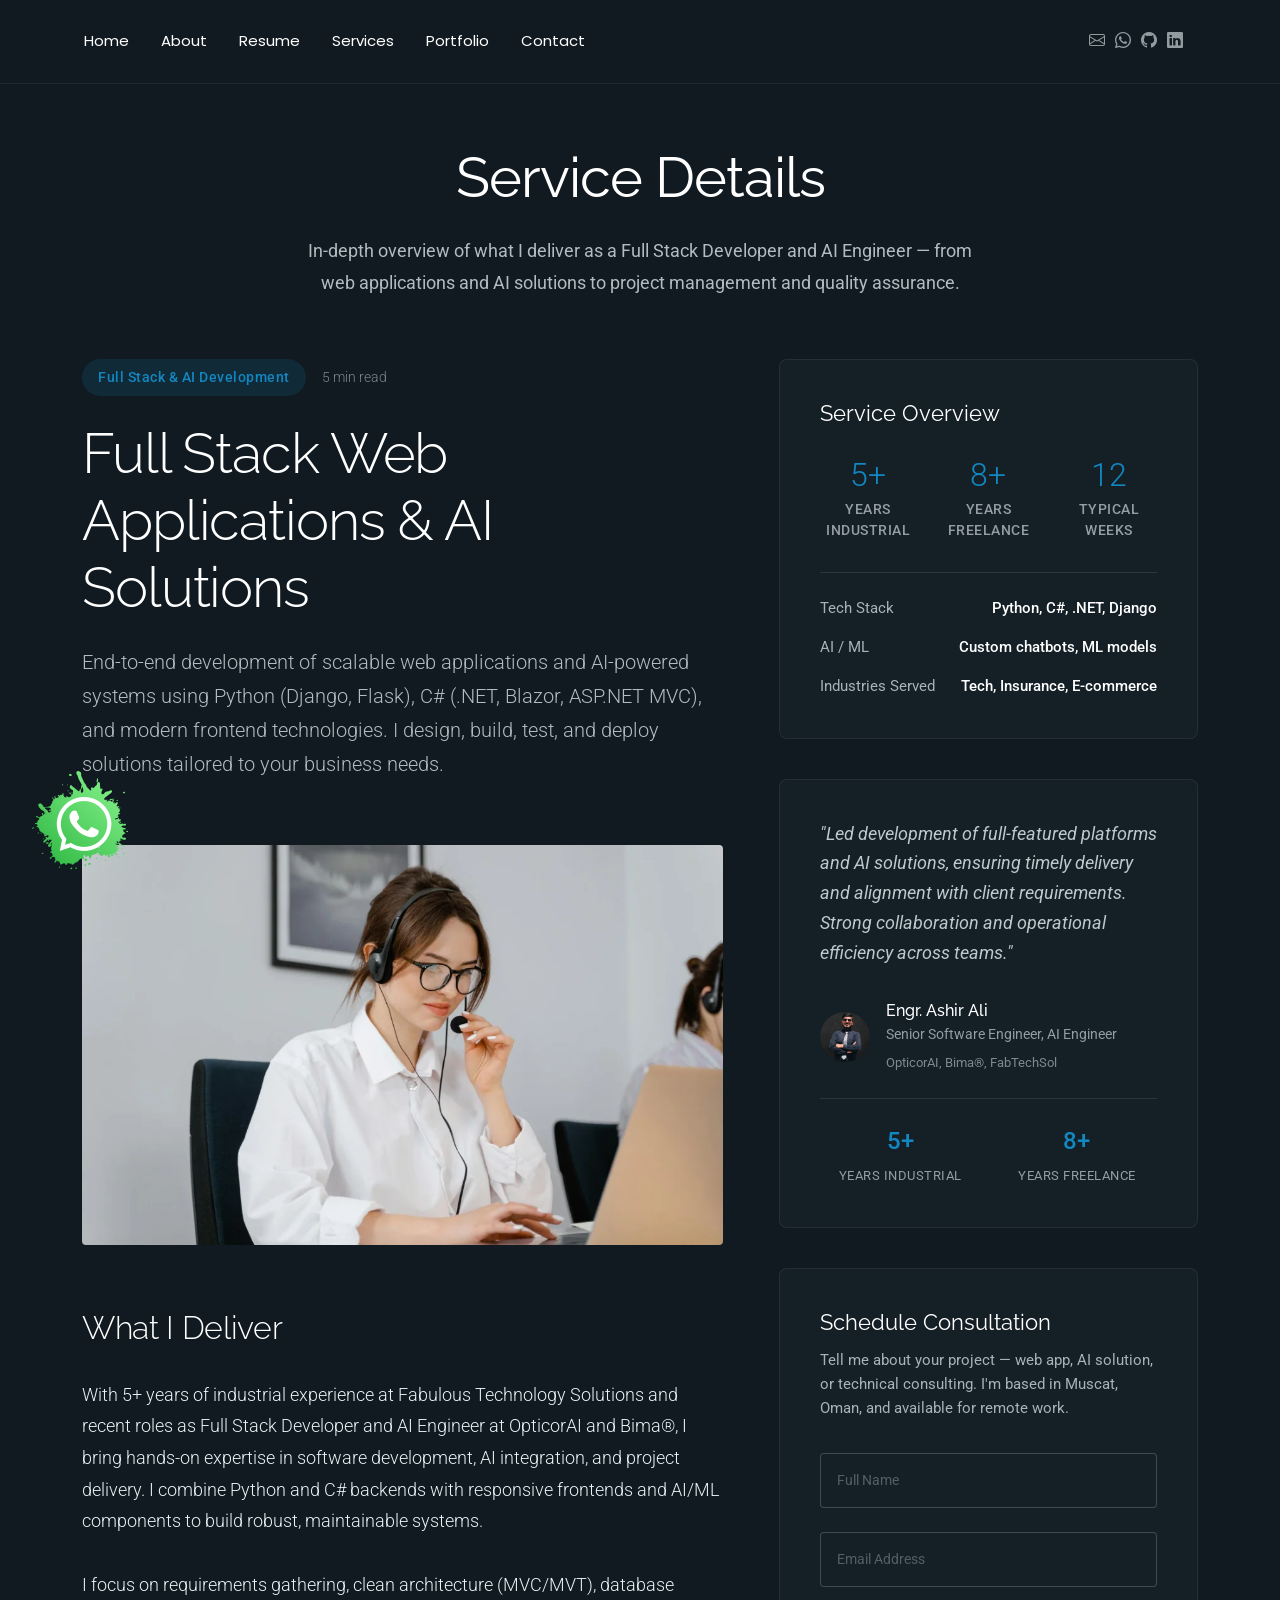
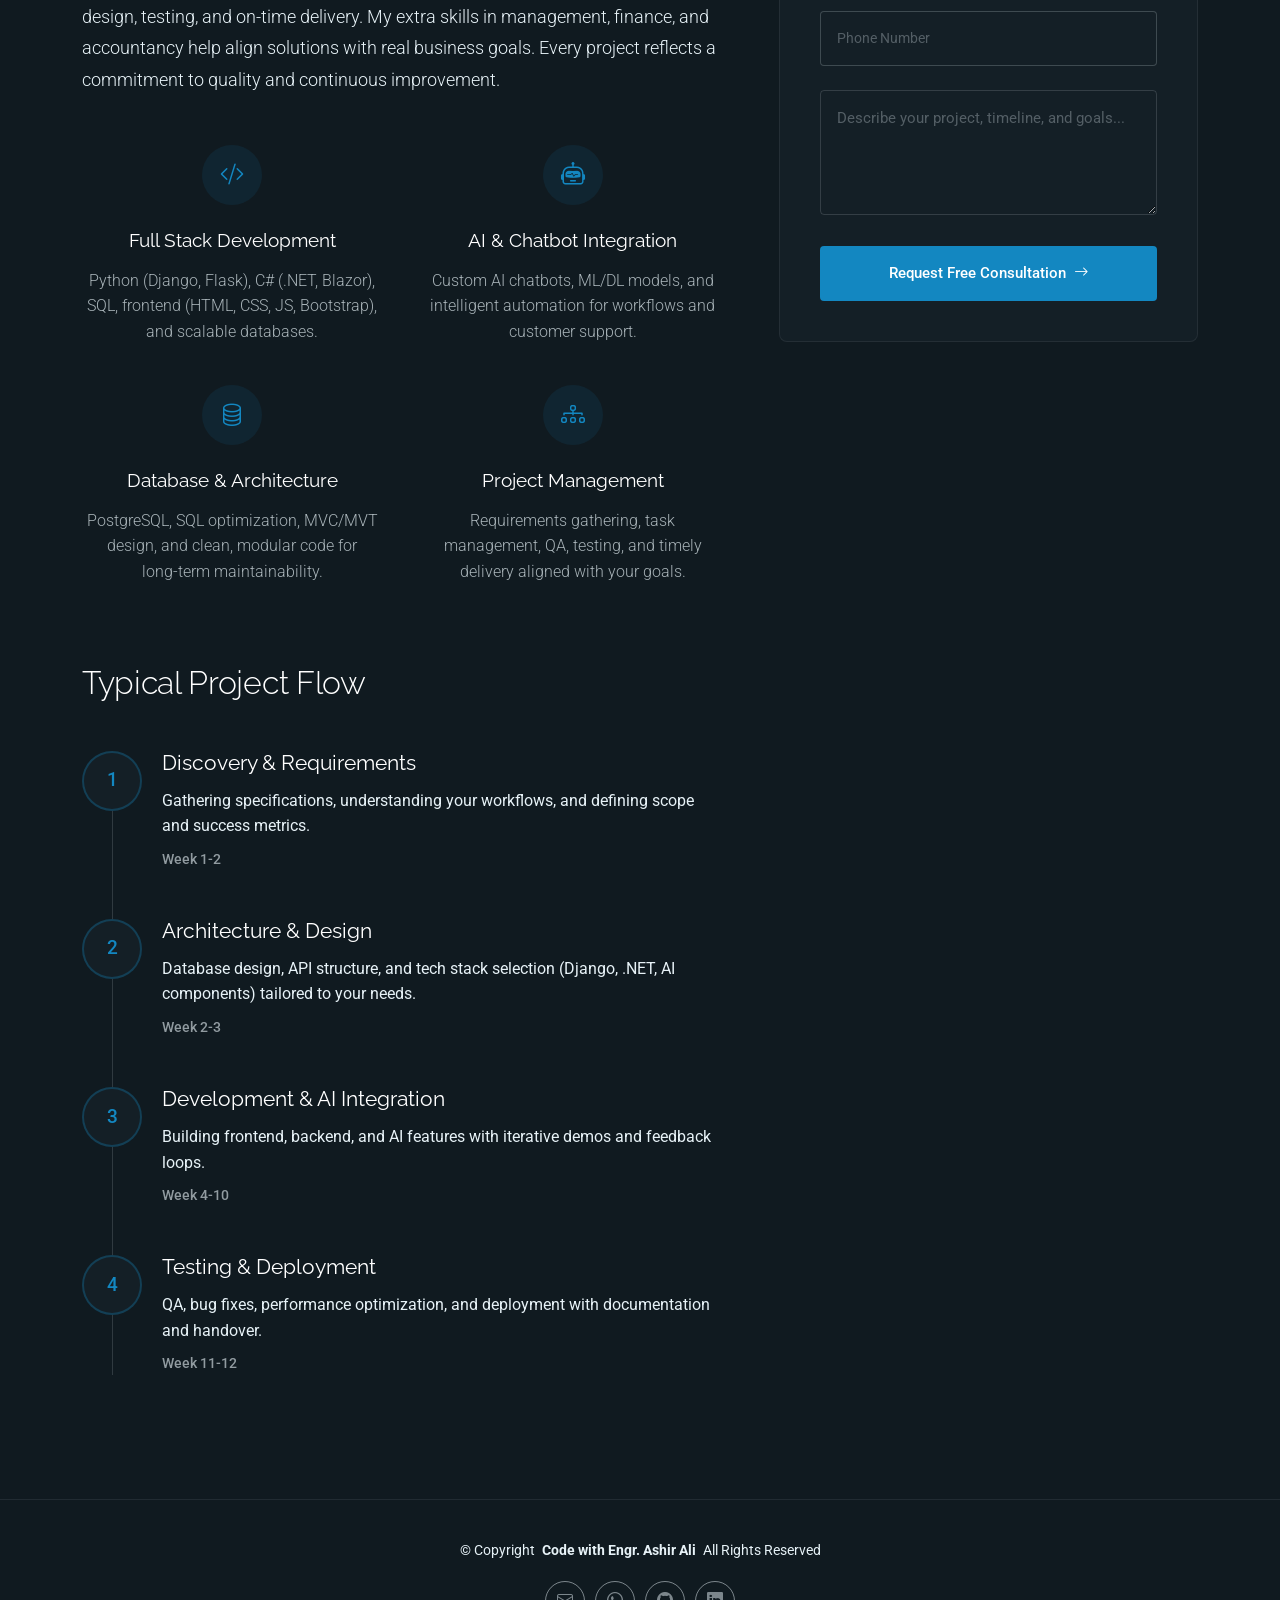
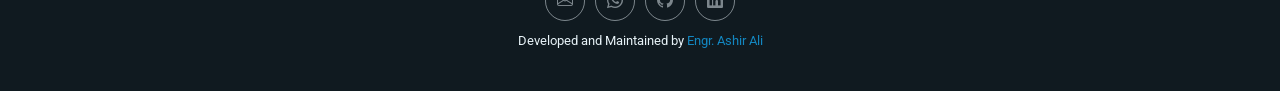
<file: service-details.html>
<!DOCTYPE html>
<html lang="en">

<head>
  <meta charset="utf-8">
  <meta content="width=device-width, initial-scale=1.0" name="viewport">
  <title>Service Details | Engr. Ashir Ali</title>
  <meta name="description" content="">
  <meta name="keywords" content="">

  <!-- Favicons -->
  <link href="assets/img/favicon.png" rel="icon">
  <link href="assets/img/apple-touch-icon.png" rel="apple-touch-icon">

  <!-- Fonts -->
  <link href="https://fonts.googleapis.com" rel="preconnect">
  <link href="https://fonts.gstatic.com" rel="preconnect" crossorigin>
  <link href="https://fonts.googleapis.com/css2?family=Roboto:ital,wght@0,100;0,300;0,400;0,500;0,700;0,900;1,100;1,300;1,400;1,500;1,700;1,900&family=Poppins:ital,wght@0,100;0,200;0,300;0,400;0,500;0,600;0,700;0,800;0,900;1,100;1,200;1,300;1,400;1,500;1,600;1,700;1,800;1,900&family=Raleway:ital,wght@0,100;0,200;0,300;0,400;0,500;0,600;0,700;0,800;0,900;1,100;1,200;1,300;1,400;1,500;1,600;1,700;1,800;1,900&display=swap" rel="stylesheet">

  <!-- Vendor CSS Files -->
  <link href="assets/vendor/bootstrap/css/bootstrap.min.css" rel="stylesheet">
  <link href="assets/vendor/bootstrap-icons/bootstrap-icons.css" rel="stylesheet">
  <link href="assets/vendor/aos/aos.css" rel="stylesheet">
  <link href="assets/vendor/swiper/swiper-bundle.min.css" rel="stylesheet">
  <link href="assets/vendor/glightbox/css/glightbox.min.css" rel="stylesheet">

  <!-- Main CSS File -->
  <link href="assets/css/main.css" rel="stylesheet">

</head>

<body class="service-details-page">

  <header id="header" class="header d-flex align-items-center light-background sticky-top">
    <div class="container position-relative d-flex align-items-center justify-content-between">

      <!-- <a href="index.html" class="logo d-flex align-items-center me-auto me-xl-0">
      <img src="assets/img/logo.webp" alt="">
      <h1 class="sitename">FolioOne</h1> 
    </a> -->

      <nav id="navmenu" class="navmenu">
        <ul>
          <li><a href="index.html">Home</a></li>
          <li><a href="about.html">About</a></li>
          <li><a href="resume.html">Resume</a></li>
          <li><a href="services.html">Services</a></li>
          <li><a href="portfolio.html">Portfolio</a></li>
          <!-- <li class="dropdown"><a href="#"><span>Dropdown</span> <i class="bi bi-chevron-down toggle-dropdown"></i></a>
            <ul>
              <li><a href="#">Dropdown 1</a></li>
              <li class="dropdown"><a href="#"><span>Deep Dropdown</span> <i class="bi bi-chevron-down toggle-dropdown"></i></a>
                <ul>
                  <li><a href="#">Deep Dropdown 1</a></li>
                  <li><a href="#">Deep Dropdown 2</a></li>
                  <li><a href="#">Deep Dropdown 3</a></li>
                  <li><a href="#">Deep Dropdown 4</a></li>
                  <li><a href="#">Deep Dropdown 5</a></li>
                </ul>
              </li>
              <li><a href="#">Dropdown 2</a></li>
              <li><a href="#">Dropdown 3</a></li>
              <li><a href="#">Dropdown 4</a></li>
            </ul>
          </li> -->
          <li><a href="contact.html">Contact</a></li>
        </ul>
        <i class="mobile-nav-toggle d-xl-none bi bi-list"></i>
      </nav>

      <div class="header-social-links">
        <a href="mailto:ashirbhalli482@gmail.com" target="_blank"><i class="bi bi-envelope"></i></a>
        <a href="https://api.whatsapp.com/send?phone=96878351693" target="_blank"><i class="bi bi-whatsapp"></i></a>
        <a href="https://github.com/ashirbhalli482-ops" target="_blank" rel="noopener noreferrer"><i class="bi bi-github"></i></a>
        <a href="https://www.linkedin.com/in/ashir-ali-4512831a4" target="_blank" rel="noopener noreferrer"><i class="bi bi-linkedin"></i></a>
      </div>

    </div>
  </header>

  <main class="main">

    <!-- Service Details Section -->
    <section id="service-details" class="service-details section">

      <!-- Section Title -->
      <div class="container section-title" data-aos="fade-up">
        <h2>Service Details</h2>
        <p>In‑depth overview of what I deliver as a Full Stack Developer and AI Engineer — from web applications and AI solutions to project management and quality assurance.</p>
      </div><!-- End Section Title -->

      <div class="container" data-aos="fade-up" data-aos-delay="100">

        <div class="row">

          <!-- Main Content Area -->
          <div class="col-lg-7">

            <!-- Hero Service Introduction -->
            <div class="service-hero" data-aos="fade-up" data-aos-delay="100">
              <div class="service-meta">
                <span class="service-category">Full Stack &amp; AI Development</span>
                <span class="reading-time">5 min read</span>
              </div>
              <h1>Full Stack Web Applications &amp; AI Solutions</h1>
              <p class="service-description">End‑to‑end development of scalable web applications and AI‑powered systems using Python (Django, Flask), C# (.NET, Blazor, ASP.NET MVC), and modern frontend technologies. I design, build, test, and deploy solutions tailored to your business needs.</p>
            </div>

            <!-- Service Visual -->
            <div class="service-visual" data-aos="zoom-in" data-aos-delay="200">
              <img src="assets/img/services/services-7.webp" alt="Full Stack Development & AI Solutions" class="img-fluid">
            </div>

            <!-- Service Content -->
            <div class="service-narrative" data-aos="fade-up" data-aos-delay="300">
              <h3>What I Deliver</h3>
              <p>With 5+ years of industrial experience at Fabulous Technology Solutions and recent roles as Full Stack Developer and AI Engineer at OpticorAI and Bima®, I bring hands‑on expertise in software development, AI integration, and project delivery. I combine Python and C# backends with responsive frontends and AI/ML components to build robust, maintainable systems.</p>

              <p>I focus on requirements gathering, clean architecture (MVC/MVT), database design, testing, and on‑time delivery. My extra skills in management, finance, and accountancy help align solutions with real business goals. Every project reflects a commitment to quality and continuous improvement.</p>

              <!-- Key Benefits Grid -->
              <div class="benefits-grid" data-aos="fade-up" data-aos-delay="400">
                <div class="benefit-card">
                  <div class="benefit-icon">
                    <i class="bi bi-code-slash"></i>
                  </div>
                  <h4>Full Stack Development</h4>
                  <p>Python (Django, Flask), C# (.NET, Blazor), SQL, frontend (HTML, CSS, JS, Bootstrap), and scalable databases.</p>
                </div>

                <div class="benefit-card">
                  <div class="benefit-icon">
                    <i class="bi bi-robot"></i>
                  </div>
                  <h4>AI &amp; Chatbot Integration</h4>
                  <p>Custom AI chatbots, ML/DL models, and intelligent automation for workflows and customer support.</p>
                </div>

                <div class="benefit-card">
                  <div class="benefit-icon">
                    <i class="bi bi-database"></i>
                  </div>
                  <h4>Database &amp; Architecture</h4>
                  <p>PostgreSQL, SQL optimization, MVC/MVT design, and clean, modular code for long‑term maintainability.</p>
                </div>

                <div class="benefit-card">
                  <div class="benefit-icon">
                    <i class="bi bi-diagram-3"></i>
                  </div>
                  <h4>Project Management</h4>
                  <p>Requirements gathering, task management, QA, testing, and timely delivery aligned with your goals.</p>
                </div>
              </div>

            </div>

            <!-- Implementation Timeline -->
            <div class="timeline-section" data-aos="fade-up" data-aos-delay="500">
              <h3>Typical Project Flow</h3>
              <div class="timeline">
                <div class="timeline-item">
                  <div class="timeline-marker">
                    <span>1</span>
                  </div>
                  <div class="timeline-content">
                    <h4>Discovery &amp; Requirements</h4>
                    <p>Gathering specifications, understanding your workflows, and defining scope and success metrics.</p>
                    <small>Week 1‑2</small>
                  </div>
                </div>

                <div class="timeline-item">
                  <div class="timeline-marker">
                    <span>2</span>
                  </div>
                  <div class="timeline-content">
                    <h4>Architecture &amp; Design</h4>
                    <p>Database design, API structure, and tech stack selection (Django, .NET, AI components) tailored to your needs.</p>
                    <small>Week 2‑3</small>
                  </div>
                </div>

                <div class="timeline-item">
                  <div class="timeline-marker">
                    <span>3</span>
                  </div>
                  <div class="timeline-content">
                    <h4>Development &amp; AI Integration</h4>
                    <p>Building frontend, backend, and AI features with iterative demos and feedback loops.</p>
                    <small>Week 4‑10</small>
                  </div>
                </div>

                <div class="timeline-item">
                  <div class="timeline-marker">
                    <span>4</span>
                  </div>
                  <div class="timeline-content">
                    <h4>Testing &amp; Deployment</h4>
                    <p>QA, bug fixes, performance optimization, and deployment with documentation and handover.</p>
                    <small>Week 11‑12</small>
                  </div>
                </div>
              </div>
            </div>

          </div><!-- End Main Content -->

          <!-- Service Sidebar -->
          <div class="col-lg-5">
            <div class="service-sidebar" data-aos="fade-up" data-aos-delay="200">

              <!-- Service Overview Card -->
              <div class="overview-card">
                <div class="overview-header">
                  <h4>Service Overview</h4>
                </div>
                <div class="overview-stats">
                  <div class="stat-item">
                    <div class="stat-number">5+</div>
                    <div class="stat-label">Years Industrial</div>
                  </div>
                  <div class="stat-item">
                    <div class="stat-number">8+</div>
                    <div class="stat-label">Years Freelance</div>
                  </div>
                  <div class="stat-item">
                    <div class="stat-number">12</div>
                    <div class="stat-label">Typical Weeks</div>
                  </div>
                </div>

                <div class="overview-details">
                  <div class="detail-row">
                    <span class="detail-label">Tech Stack</span>
                    <span class="detail-value">Python, C#, .NET, Django</span>
                  </div>
                  <div class="detail-row">
                    <span class="detail-label">AI / ML</span>
                    <span class="detail-value">Custom chatbots, ML models</span>
                  </div>
                  <div class="detail-row">
                    <span class="detail-label">Industries Served</span>
                    <span class="detail-value">Tech, Insurance, E‑commerce</span>
                  </div>
                </div>
              </div>

              <!-- Client Success Story -->
              <div class="success-story">
                <div class="story-quote">
                  <p>"Led development of full‑featured platforms and AI solutions, ensuring timely delivery and alignment with client requirements. Strong collaboration and operational efficiency across teams."</p>
                </div>
                <div class="story-author">
                  <img src="assets/img/profile/profile-square-113.jpg" alt="Engr. Ashir Ali" class="author-avatar">
                  <div class="author-details">
                    <h5>Engr. Ashir Ali</h5>
                    <span>Senior Software Engineer, AI Engineer</span>
                    <small>OpticorAI, Bima®, FabTechSol</small>
                  </div>
                </div>
                <div class="story-metrics">
                  <div class="metric">
                    <span class="metric-value">5+</span>
                    <span class="metric-label">Years Industrial</span>
                  </div>
                  <div class="metric">
                    <span class="metric-value">8+</span>
                    <span class="metric-label">Years Freelance</span>
                  </div>
                </div>
              </div>

              <!-- Consultation Form -->
              <div class="consultation-form">
                <div class="form-header">
                  <h4>Schedule Consultation</h4>
                  <p>Tell me about your project — web app, AI solution, or technical consulting. I&#39;m based in Muscat, Oman, and available for remote work.</p>
                </div>

                <form action="forms/contact.php" method="post" class="php-email-form">
                  <div class="form-group">
                    <input type="text" name="name" class="form-input" placeholder="Full Name" required="">
                  </div>

                  <div class="form-group">
                    <input type="email" name="email" class="form-input" placeholder="Email Address" required="">
                  </div>

                  <div class="form-group">
                    <input type="tel" name="phone" class="form-input" placeholder="Phone Number">
                  </div>

                  <input type="hidden" name="subject" value="Full Stack & AI Development Consultation">

                  <div class="form-group">
                    <textarea name="message" class="form-input" rows="4" placeholder="Describe your project, timeline, and goals..." required=""></textarea>
                  </div>

                  <div class="loading">Loading</div>
                  <div class="error-message"></div>
                  <div class="sent-message">Your consultation request has been sent. Thank you!</div>

                  <button type="submit" class="btn-consultation">
                    <span>Request Free Consultation</span>
                    <i class="bi bi-arrow-right"></i>
                  </button>
                </form>
              </div>

            </div>
          </div><!-- End Sidebar -->

        </div>

      </div>

    </section><!-- /Service Details Section -->

  </main>

  <footer id="footer" class="footer">

    <div class="container">
      <div class="copyright text-center ">
        <p>© <span>Copyright</span> <strong class="px-1 sitename">Code with Engr. Ashir Ali</strong> <span>All Rights Reserved<br></span></p>
      </div>
      <div class="social-links d-flex justify-content-center">
        <a href="mailto:ashirbhalli482@gmail.com" target="_blank"><i class="bi bi-envelope"></i></a>
        <a href="https://api.whatsapp.com/send?phone=96878351693" target="_blank"><i class="bi bi-whatsapp"></i></a>
        <a href="https://github.com/ashirbhalli482-ops" target="_blank" rel="noopener noreferrer"><i class="bi bi-github"></i></a>
        <a href="https://www.linkedin.com/in/ashir-ali-4512831a4" target="_blank" rel="noopener noreferrer"><i class="bi bi-linkedin"></i></a>
      </div>
      <div class="credits">
       
        Developed and Maintained by <a href="https://www.linkedin.com/in/ashir-ali-4512831a4">Engr. Ashir Ali</a> 
      </div>
    </div>

  </footer>

  <!-- Scroll Top -->
  <a href="#" id="scroll-top" class="scroll-top d-flex align-items-center justify-content-center"><i class="bi bi-arrow-up-short"></i></a>

  <!-- Preloader -->
  <div id="preloader"></div>

   <!-- WhatsApp Button -->
   <div class="whatsapp-button">
    <a href="https://api.whatsapp.com/send?phone=96878351693" target="_blank">
       <img src="assets/img/whatsapp.png" alt="WhatsApp" class="whatsapp-button-image">
    </a>
  </div>

  <!-- Vendor JS Files -->
  <script src="assets/vendor/bootstrap/js/bootstrap.bundle.min.js"></script>
  <script src="assets/vendor/php-email-form/validate.js"></script>
  <script src="assets/vendor/aos/aos.js"></script>
  <script src="assets/vendor/typed.js/typed.umd.js"></script>
  <script src="assets/vendor/waypoints/noframework.waypoints.js"></script>
  <script src="assets/vendor/purecounter/purecounter_vanilla.js"></script>
  <script src="assets/vendor/swiper/swiper-bundle.min.js"></script>
  <script src="assets/vendor/imagesloaded/imagesloaded.pkgd.min.js"></script>
  <script src="assets/vendor/isotope-layout/isotope.pkgd.min.js"></script>
  <script src="assets/vendor/glightbox/js/glightbox.min.js"></script>

  <!-- Main JS File -->
  <script src="assets/js/main.js"></script>

</body>

</html>
</file>
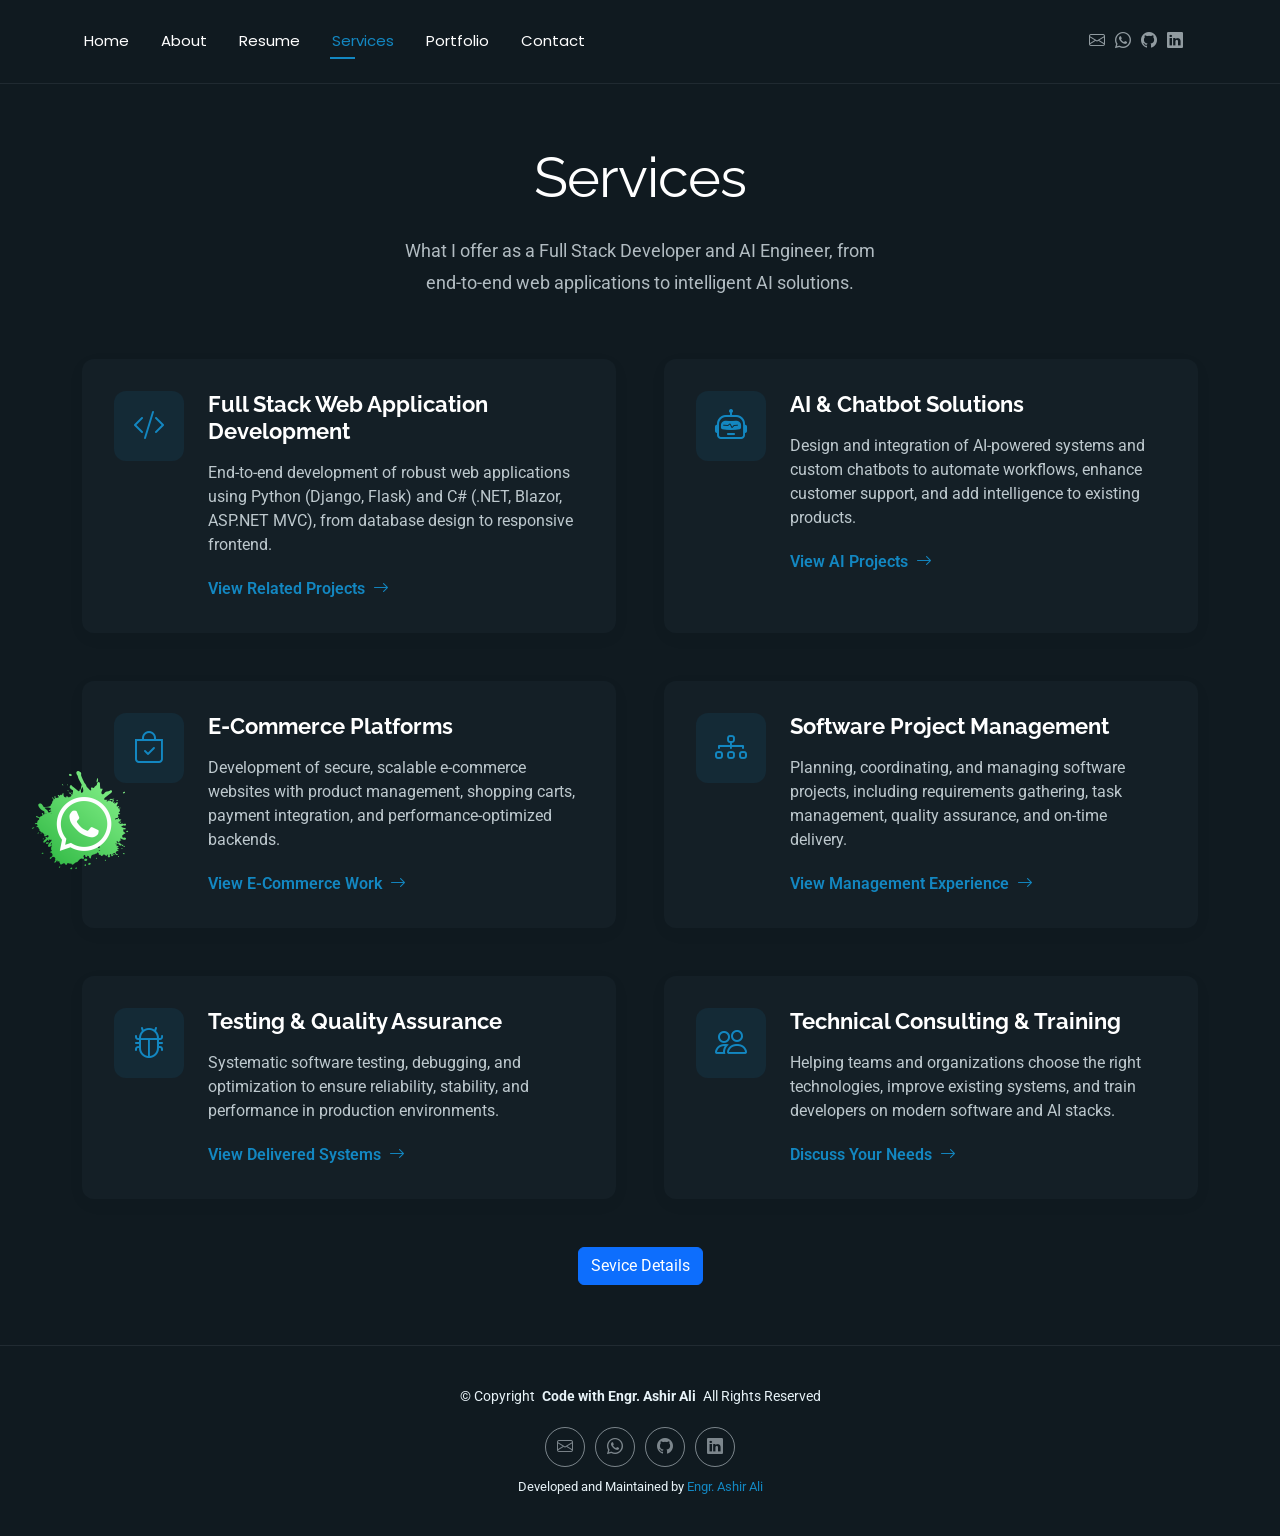
<file: services.html>
<!DOCTYPE html>
<html lang="en">

<head>
  <meta charset="utf-8">
  <meta content="width=device-width, initial-scale=1.0" name="viewport">
  <title>Services | Engr. Ashir Ali</title>
  <meta name="description" content="">
  <meta name="keywords" content="">

  <!-- Favicons -->
  <link href="assets/img/favicon.png" rel="icon">
  <link href="assets/img/apple-touch-icon.png" rel="apple-touch-icon">

  <!-- Fonts -->
  <link href="https://fonts.googleapis.com" rel="preconnect">
  <link href="https://fonts.gstatic.com" rel="preconnect" crossorigin>
  <link href="https://fonts.googleapis.com/css2?family=Roboto:ital,wght@0,100;0,300;0,400;0,500;0,700;0,900;1,100;1,300;1,400;1,500;1,700;1,900&family=Poppins:ital,wght@0,100;0,200;0,300;0,400;0,500;0,600;0,700;0,800;0,900;1,100;1,200;1,300;1,400;1,500;1,600;1,700;1,800;1,900&family=Raleway:ital,wght@0,100;0,200;0,300;0,400;0,500;0,600;0,700;0,800;0,900;1,100;1,200;1,300;1,400;1,500;1,600;1,700;1,800;1,900&display=swap" rel="stylesheet">

  <!-- Vendor CSS Files -->
  <link href="assets/vendor/bootstrap/css/bootstrap.min.css" rel="stylesheet">
  <link href="assets/vendor/bootstrap-icons/bootstrap-icons.css" rel="stylesheet">
  <link href="assets/vendor/aos/aos.css" rel="stylesheet">
  <link href="assets/vendor/swiper/swiper-bundle.min.css" rel="stylesheet">
  <link href="assets/vendor/glightbox/css/glightbox.min.css" rel="stylesheet">

  <!-- Main CSS File -->
  <link href="assets/css/main.css" rel="stylesheet">

</head>

<body class="services-page">

  <header id="header" class="header d-flex align-items-center light-background sticky-top">
    <div class="container position-relative d-flex align-items-center justify-content-between">

      <!-- <a href="index.html" class="logo d-flex align-items-center me-auto me-xl-0">
      <img src="assets/img/logo.webp" alt="">
      <h1 class="sitename">FolioOne</h1> 
    </a> -->

      <nav id="navmenu" class="navmenu">
        <ul>
          <li><a href="index.html">Home</a></li>
          <li><a href="about.html">About</a></li>
          <li><a href="resume.html">Resume</a></li>
          <li><a href="services.html" class="active">Services</a></li>
          <li><a href="portfolio.html">Portfolio</a></li>
          <!-- <li class="dropdown"><a href="#"><span>Dropdown</span> <i class="bi bi-chevron-down toggle-dropdown"></i></a>
            <ul>
              <li><a href="#">Dropdown 1</a></li>
              <li class="dropdown"><a href="#"><span>Deep Dropdown</span> <i class="bi bi-chevron-down toggle-dropdown"></i></a>
                <ul>
                  <li><a href="#">Deep Dropdown 1</a></li>
                  <li><a href="#">Deep Dropdown 2</a></li>
                  <li><a href="#">Deep Dropdown 3</a></li>
                  <li><a href="#">Deep Dropdown 4</a></li>
                  <li><a href="#">Deep Dropdown 5</a></li>
                </ul>
              </li>
              <li><a href="#">Dropdown 2</a></li>
              <li><a href="#">Dropdown 3</a></li>
              <li><a href="#">Dropdown 4</a></li>
            </ul>
          </li> -->
          <li><a href="contact.html">Contact</a></li>
        </ul>
        <i class="mobile-nav-toggle d-xl-none bi bi-list"></i>
      </nav>

      <div class="header-social-links">
        <a href="mailto:ashirbhalli482@gmail.com" target="_blank"><i class="bi bi-envelope"></i></a>
        <a href="https://api.whatsapp.com/send?phone=96878351693" target="_blank"><i class="bi bi-whatsapp"></i></a>
        <a href="https://github.com/ashirbhalli482-ops" target="_blank" rel="noopener noreferrer"><i class="bi bi-github"></i></a>
        <a href="https://www.linkedin.com/in/ashir-ali-4512831a4" target="_blank" rel="noopener noreferrer"><i class="bi bi-linkedin"></i></a>
      </div>

    </div>
  </header>

  <main class="main">

    <!-- Services Section -->
    <section id="services" class="services section">

      <!-- Section Title -->
      <div class="container section-title" data-aos="fade-up">
        <h2>Services</h2>
        <p>What I offer as a Full Stack Developer and AI Engineer, from end‑to‑end web applications to intelligent AI solutions.</p>
      </div><!-- End Section Title -->

      <div class="container" data-aos="fade-up" data-aos-delay="100">

        <div class="row justify-content-center g-5">

          <div class="col-md-6" data-aos="fade-right" data-aos-delay="100">
            <div class="service-item">
              <div class="service-icon">
                <i class="bi bi-code-slash"></i>
              </div>
              <div class="service-content">
                <h3>Full Stack Web Application Development</h3>
                <p>
                  End‑to‑end development of robust web applications using Python (Django, Flask) and C# (.NET, Blazor, ASP.NET MVC),
                  from database design to responsive frontend.
                </p>
                <a href="portfolio.html" class="service-link">
                  <span>View Related Projects</span>
                  <i class="bi bi-arrow-right"></i>
                </a>
              </div>
            </div>
          </div><!-- End Service Item -->

          <div class="col-md-6" data-aos="fade-left" data-aos-delay="100">
            <div class="service-item">
              <div class="service-icon">
                <i class="bi bi-robot"></i>
              </div>
              <div class="service-content">
                <h3>AI &amp; Chatbot Solutions</h3>
                <p>
                  Design and integration of AI‑powered systems and custom chatbots to automate workflows, enhance customer support,
                  and add intelligence to existing products.
                </p>
                <a href="portfolio.html" class="service-link">
                  <span>View AI Projects</span>
                  <i class="bi bi-arrow-right"></i>
                </a>
              </div>
            </div>
          </div><!-- End Service Item -->

          <div class="col-md-6" data-aos="fade-right" data-aos-delay="200">
            <div class="service-item">
              <div class="service-icon">
                <i class="bi bi-bag-check"></i>
              </div>
              <div class="service-content">
                <h3>E‑Commerce Platforms</h3>
                <p>
                  Development of secure, scalable e‑commerce websites with product management, shopping carts, payment integration,
                  and performance‑optimized backends.
                </p>
                <a href="portfolio.html" class="service-link">
                  <span>View E‑Commerce Work</span>
                  <i class="bi bi-arrow-right"></i>
                </a>
              </div>
            </div>
          </div><!-- End Service Item -->

          <div class="col-md-6" data-aos="fade-left" data-aos-delay="200">
            <div class="service-item">
              <div class="service-icon">
                <i class="bi bi-diagram-3"></i>
              </div>
              <div class="service-content">
                <h3>Software Project Management</h3>
                <p>
                  Planning, coordinating, and managing software projects, including requirements gathering, task management,
                  quality assurance, and on‑time delivery.
                </p>
                <a href="portfolio.html" class="service-link">
                  <span>View Management Experience</span>
                  <i class="bi bi-arrow-right"></i>
                </a>
              </div>
            </div>
          </div><!-- End Service Item -->

          <div class="col-md-6" data-aos="fade-right" data-aos-delay="300">
            <div class="service-item">
              <div class="service-icon">
                <i class="bi bi-bug"></i>
              </div>
              <div class="service-content">
                <h3>Testing &amp; Quality Assurance</h3>
                <p>
                  Systematic software testing, debugging, and optimization to ensure reliability, stability, and performance in
                  production environments.
                </p>
                <a href="portfolio.html" class="service-link">
                  <span>View Delivered Systems</span>
                  <i class="bi bi-arrow-right"></i>
                </a>
              </div>
            </div>
          </div><!-- End Service Item -->

          <div class="col-md-6" data-aos="fade-left" data-aos-delay="300">
            <div class="service-item">
              <div class="service-icon">
                <i class="bi bi-people"></i>
              </div>
              <div class="service-content">
                <h3>Technical Consulting &amp; Training</h3>
                <p>
                  Helping teams and organizations choose the right technologies, improve existing systems, and train developers on
                  modern software and AI stacks.
                </p>
                <a href="contact.html" class="service-link">
                  <span>Discuss Your Needs</span>
                  <i class="bi bi-arrow-right"></i>
                </a>
              </div>
            </div>
          </div><!-- End Service Item -->
          <div class="text-center mt-5" data-aos="fade-up" data-aos-delay="400">
            <a href="service-details.html" rel="noopener noreferrer" class="btn btn-primary">Sevice Details</a>
          </div>
        </div>

      </div>

    </section><!-- /Services Section -->

  </main>

  <footer id="footer" class="footer">

    <div class="container">
      <div class="copyright text-center ">
        <p>© <span>Copyright</span> <strong class="px-1 sitename">Code with Engr. Ashir Ali</strong> <span>All Rights Reserved<br></span></p>
      </div>
      <div class="social-links d-flex justify-content-center">
        <a href="mailto:ashirbhalli482@gmail.com" target="_blank"><i class="bi bi-envelope"></i></a>
        <a href="https://api.whatsapp.com/send?phone=96878351693" target="_blank"><i class="bi bi-whatsapp"></i></a>
        <a href="https://github.com/ashirbhalli482-ops" target="_blank" rel="noopener noreferrer"><i class="bi bi-github"></i></a>
        <a href="https://www.linkedin.com/in/ashir-ali-4512831a4" target="_blank" rel="noopener noreferrer"><i class="bi bi-linkedin"></i></a>
      </div>
      <div class="credits">
       
        Developed and Maintained by <a href="#">Engr. Ashir Ali</a> 
      </div>
    </div>

  </footer>

  <!-- Scroll Top -->
  <a href="#" id="scroll-top" class="scroll-top d-flex align-items-center justify-content-center"><i class="bi bi-arrow-up-short"></i></a>

  <!-- Preloader -->
  <div id="preloader"></div>

   <!-- WhatsApp Button -->
   <div class="whatsapp-button">
    <a href="https://api.whatsapp.com/send?phone=96878351693" target="_blank">
       <img src="assets/img/whatsapp.png" alt="WhatsApp" class="whatsapp-button-image">
    </a>
  </div>

  <!-- Vendor JS Files -->
  <script src="assets/vendor/bootstrap/js/bootstrap.bundle.min.js"></script>
  <script src="assets/vendor/php-email-form/validate.js"></script>
  <script src="assets/vendor/aos/aos.js"></script>
  <script src="assets/vendor/typed.js/typed.umd.js"></script>
  <script src="assets/vendor/waypoints/noframework.waypoints.js"></script>
  <script src="assets/vendor/purecounter/purecounter_vanilla.js"></script>
  <script src="assets/vendor/swiper/swiper-bundle.min.js"></script>
  <script src="assets/vendor/imagesloaded/imagesloaded.pkgd.min.js"></script>
  <script src="assets/vendor/isotope-layout/isotope.pkgd.min.js"></script>
  <script src="assets/vendor/glightbox/js/glightbox.min.js"></script>

  <!-- Main JS File -->
  <script src="assets/js/main.js"></script>

</body>

</html>
</file>
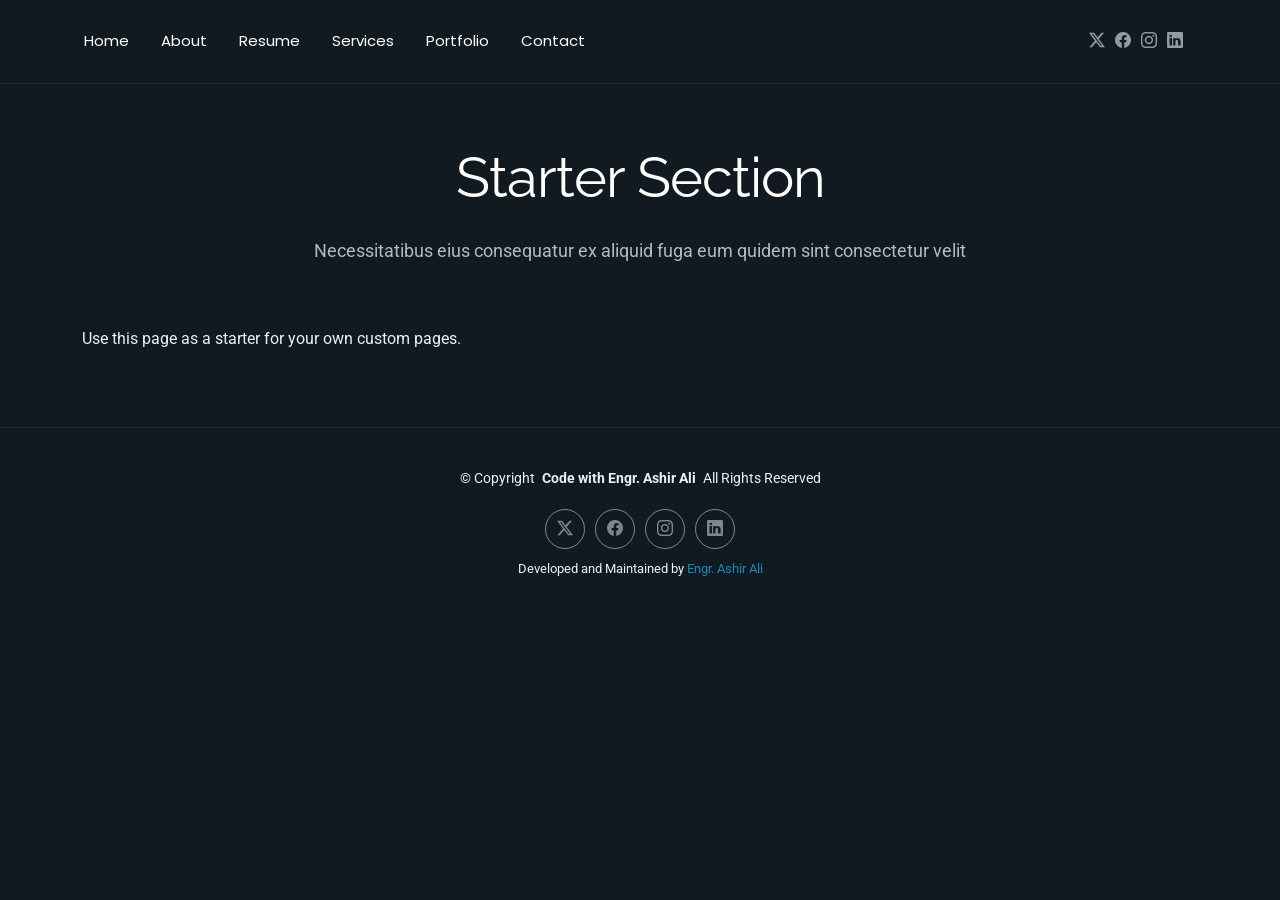
<file: starter-page.html>
<!DOCTYPE html>
<html lang="en">

<head>
  <meta charset="utf-8">
  <meta content="width=device-width, initial-scale=1.0" name="viewport">
  <title>Starter Page | Engr. Ashir Ali</title>
  <meta name="description" content="">
  <meta name="keywords" content="">

  <!-- Favicons -->
  <link href="assets/img/favicon.png" rel="icon">
  <link href="assets/img/apple-touch-icon.png" rel="apple-touch-icon">

  <!-- Fonts -->
  <link href="https://fonts.googleapis.com" rel="preconnect">
  <link href="https://fonts.gstatic.com" rel="preconnect" crossorigin>
  <link href="https://fonts.googleapis.com/css2?family=Roboto:ital,wght@0,100;0,300;0,400;0,500;0,700;0,900;1,100;1,300;1,400;1,500;1,700;1,900&family=Poppins:ital,wght@0,100;0,200;0,300;0,400;0,500;0,600;0,700;0,800;0,900;1,100;1,200;1,300;1,400;1,500;1,600;1,700;1,800;1,900&family=Raleway:ital,wght@0,100;0,200;0,300;0,400;0,500;0,600;0,700;0,800;0,900;1,100;1,200;1,300;1,400;1,500;1,600;1,700;1,800;1,900&display=swap" rel="stylesheet">

  <!-- Vendor CSS Files -->
  <link href="assets/vendor/bootstrap/css/bootstrap.min.css" rel="stylesheet">
  <link href="assets/vendor/bootstrap-icons/bootstrap-icons.css" rel="stylesheet">
  <link href="assets/vendor/aos/aos.css" rel="stylesheet">
  <link href="assets/vendor/swiper/swiper-bundle.min.css" rel="stylesheet">
  <link href="assets/vendor/glightbox/css/glightbox.min.css" rel="stylesheet">

  <!-- Main CSS File -->
  <link href="assets/css/main.css" rel="stylesheet">

  
</head>

<body class="starter-page-page">

  <header id="header" class="header d-flex align-items-center light-background sticky-top">
    <div class="container position-relative d-flex align-items-center justify-content-between">

      <!-- <a href="index.html" class="logo d-flex align-items-center me-auto me-xl-0">
      <img src="assets/img/logo.webp" alt="">
      <h1 class="sitename">FolioOne</h1> 
    </a> -->

      <nav id="navmenu" class="navmenu">
        <ul>
          <li><a href="index.html">Home</a></li>
          <li><a href="about.html">About</a></li>
          <li><a href="resume.html">Resume</a></li>
          <li><a href="services.html">Services</a></li>
          <li><a href="portfolio.html">Portfolio</a></li>
          <!-- <li class="dropdown"><a href="#"><span>Dropdown</span> <i class="bi bi-chevron-down toggle-dropdown"></i></a>
            <ul>
              <li><a href="#">Dropdown 1</a></li>
              <li class="dropdown"><a href="#"><span>Deep Dropdown</span> <i class="bi bi-chevron-down toggle-dropdown"></i></a>
                <ul>
                  <li><a href="#">Deep Dropdown 1</a></li>
                  <li><a href="#">Deep Dropdown 2</a></li>
                  <li><a href="#">Deep Dropdown 3</a></li>
                  <li><a href="#">Deep Dropdown 4</a></li>
                  <li><a href="#">Deep Dropdown 5</a></li>
                </ul>
              </li>
              <li><a href="#">Dropdown 2</a></li>
              <li><a href="#">Dropdown 3</a></li>
              <li><a href="#">Dropdown 4</a></li>
            </ul>
          </li> -->
          <li><a href="contact.html">Contact</a></li>
        </ul>
        <i class="mobile-nav-toggle d-xl-none bi bi-list"></i>
      </nav>

      <div class="header-social-links">
        <a href="#" class="twitter"><i class="bi bi-twitter-x"></i></a>
        <a href="#" class="facebook"><i class="bi bi-facebook"></i></a>
        <a href="#" class="instagram"><i class="bi bi-instagram"></i></a>
        <a href="#" class="linkedin"><i class="bi bi-linkedin"></i></a>
      </div>

    </div>
  </header>

  <main class="main">

    <!-- Starter Section Section -->
    <section id="starter-section" class="starter-section section">

      <!-- Section Title -->
      <div class="container section-title" data-aos="fade-up">
        <h2>Starter Section</h2>
        <p>Necessitatibus eius consequatur ex aliquid fuga eum quidem sint consectetur velit</p>
      </div><!-- End Section Title -->

      <div class="container" data-aos="fade-up">
        <p>Use this page as a starter for your own custom pages.</p>
      </div>

    </section><!-- /Starter Section Section -->

  </main>

  <footer id="footer" class="footer">

    <div class="container">
      <div class="copyright text-center ">
        <p>© <span>Copyright</span> <strong class="px-1 sitename">Code with Engr. Ashir Ali</strong> <span>All Rights Reserved<br></span></p>
      </div>
      <div class="social-links d-flex justify-content-center">
        <a href=""><i class="bi bi-twitter-x"></i></a>
        <a href=""><i class="bi bi-facebook"></i></a>
        <a href=""><i class="bi bi-instagram"></i></a>
        <a href=""><i class="bi bi-linkedin"></i></a>
      </div>
      <div class="credits">
        
        Developed and Maintained by <a href="#">Engr. Ashir Ali</a> 
      </div>
    </div>

  </footer>

  <!-- Scroll Top -->
  <a href="#" id="scroll-top" class="scroll-top d-flex align-items-center justify-content-center"><i class="bi bi-arrow-up-short"></i></a>

  <!-- Preloader -->
  <div id="preloader"></div>

  <!-- Vendor JS Files -->
  <script src="assets/vendor/bootstrap/js/bootstrap.bundle.min.js"></script>
  <script src="assets/vendor/php-email-form/validate.js"></script>
  <script src="assets/vendor/aos/aos.js"></script>
  <script src="assets/vendor/typed.js/typed.umd.js"></script>
  <script src="assets/vendor/waypoints/noframework.waypoints.js"></script>
  <script src="assets/vendor/purecounter/purecounter_vanilla.js"></script>
  <script src="assets/vendor/swiper/swiper-bundle.min.js"></script>
  <script src="assets/vendor/imagesloaded/imagesloaded.pkgd.min.js"></script>
  <script src="assets/vendor/isotope-layout/isotope.pkgd.min.js"></script>
  <script src="assets/vendor/glightbox/js/glightbox.min.js"></script>

  <!-- Main JS File -->
  <script src="assets/js/main.js"></script>

</body>

</html>
</file>
<file: assets/css/main.css>
/**
* Template Name: FolioOne
* Template URL: https://bootstrapmade.com/folioone-bootstrap-portfolio-website-template/
* Updated: Aug 23 2025 with Bootstrap v5.3.7
* Author: BootstrapMade.com
* License: https://bootstrapmade.com/license/
*/

/*--------------------------------------------------------------
# Font & Color Variables
# Help: https://bootstrapmade.com/color-system/
--------------------------------------------------------------*/
/* Fonts */
:root {
  --default-font: "Roboto",  system-ui, -apple-system, "Segoe UI", Roboto, "Helvetica Neue", Arial, "Noto Sans", "Liberation Sans", sans-serif, "Apple Color Emoji", "Segoe UI Emoji", "Segoe UI Symbol", "Noto Color Emoji";
  --heading-font: "Raleway",  sans-serif;
  --nav-font: "Poppins",  sans-serif;
}

/* Global Colors - The following color variables are used throughout the website. Updating them here will change the color scheme of the entire website */
:root { 
  --background-color: #101a20; /* Background color for the entire website, including individual sections */
  --default-color: #e7f2f7; /* Default color used for the majority of the text content across the entire website */
  --heading-color: #ffffff; /* Color for headings, subheadings and title throughout the website */
  --accent-color: #1387c1; /* Accent color that represents your brand on the website. It's used for buttons, links, and other elements that need to stand out */
  --surface-color: #141f26; /* The surface color is used as a background of boxed elements within sections, such as cards, icon boxes, or other elements that require a visual separation from the global background. */
  --contrast-color: #ffffff; /* Contrast color for text, ensuring readability against backgrounds of accent, heading, or default colors. */
}

/* Nav Menu Colors - The following color variables are used specifically for the navigation menu. They are separate from the global colors to allow for more customization options */
:root {
  --nav-color: #ffffff;  /* The default color of the main navmenu links */
  --nav-hover-color: #1387c1; /* Applied to main navmenu links when they are hovered over or active */
  --nav-mobile-background-color: #213642; /* Used as the background color for mobile navigation menu */
  --nav-dropdown-background-color: #051117; /* Used as the background color for dropdown items that appear when hovering over primary navigation items */
  --nav-dropdown-color: #e7f2f7; /* Used for navigation links of the dropdown items in the navigation menu. */
  --nav-dropdown-hover-color: #1387c1; /* Similar to --nav-hover-color, this color is applied to dropdown navigation links when they are hovered over. */
}

/* Color Presets - These classes override global colors when applied to any section or element, providing reuse of the sam color scheme. */

.light-background {
  --background-color: #142027;
  --surface-color: #325264;
}

.dark-background {
  --background-color: #0b1419;
  --default-color: #ffffff;
  --heading-color: #ffffff;
  --surface-color: #252525;
  --contrast-color: #ffffff;
}

/* Smooth scroll */
:root {
  scroll-behavior: smooth;
}

/*--------------------------------------------------------------
# General Styling & Shared Classes
--------------------------------------------------------------*/
body {
  color: var(--default-color);
  background-color: var(--background-color);
  font-family: var(--default-font);
}

a {
  color: var(--accent-color);
  text-decoration: none;
  transition: 0.3s;
}

a:hover {
  color: color-mix(in srgb, var(--accent-color), transparent 25%);
  text-decoration: none;
}

h1,
h2,
h3,
h4,
h5,
h6 {
  color: var(--heading-color);
  font-family: var(--heading-font);
}

/* PHP Email Form Messages
------------------------------*/
.php-email-form .error-message {
  display: none;
  background: #df1529;
  color: #ffffff;
  text-align: left;
  padding: 15px;
  margin-bottom: 24px;
  font-weight: 600;
}

.php-email-form .sent-message {
  display: none;
  color: #ffffff;
  background: #059652;
  text-align: center;
  padding: 15px;
  margin-bottom: 24px;
  font-weight: 600;
}

.php-email-form .loading {
  display: none;
  background: var(--surface-color);
  text-align: center;
  padding: 15px;
  margin-bottom: 24px;
}

.php-email-form .loading:before {
  content: "";
  display: inline-block;
  border-radius: 50%;
  width: 24px;
  height: 24px;
  margin: 0 10px -6px 0;
  border: 3px solid var(--accent-color);
  border-top-color: var(--surface-color);
  animation: php-email-form-loading 1s linear infinite;
}

@keyframes php-email-form-loading {
  0% {
    transform: rotate(0deg);
  }

  100% {
    transform: rotate(360deg);
  }
}

/*--------------------------------------------------------------
# Global Header
--------------------------------------------------------------*/
.header {
  --background-color: rgba(255, 255, 255, 0);
  color: var(--default-color);
  background-color: var(--background-color);
  padding: 15px 0;
  transition: all 0.5s;
  z-index: 997;
  border-bottom: 1px solid color-mix(in srgb, var(--default-color), transparent 92%);
}

.header .logo {
  line-height: 1;
}

.header .logo img {
  max-height: 36px;
  margin-right: 8px;
}

.header .logo h1 {
  font-size: 32px;
  margin: 0;
  font-weight: 400;
  color: var(--heading-color);
}

.header .header-social-links {
  padding-right: 15px;
}

.header .header-social-links a {
  color: color-mix(in srgb, var(--default-color), transparent 40%);
  padding-left: 6px;
  display: inline-block;
  transition: 0.3s;
  font-size: 16px;
}

.header .header-social-links a:hover {
  color: var(--default-color);
}

.header .header-social-links a i {
  line-height: 0px;
}

@media (max-width: 1200px) {
  .header .logo {
    order: 1;
  }

  .header .header-social-links {
    order: 2;
  }

  .header .navmenu {
    order: 3;
  }
}

/* Global Header on Scroll
------------------------------*/
.scrolled .header {
  --background-color: rgba(16, 26, 32, 0.9);
}

/*--------------------------------------------------------------
# Navigation Menu
--------------------------------------------------------------*/
/* Desktop Navigation */
@media (min-width: 1200px) {
  .navmenu {
    padding: 0;
  }

  .navmenu ul {
    margin: 0;
    padding: 0;
    display: flex;
    list-style: none;
    align-items: center;
  }

  .navmenu li {
    position: relative;
  }

  .navmenu>ul>li {
    white-space: nowrap;
    padding: 15px 28px 15px 0;
  }

  .navmenu>ul>li:last-child {
    padding-right: 0;
  }

  .navmenu a,
  .navmenu a:focus {
    color: var(--nav-color);
    font-size: 15px;
    padding: 0 2px;
    font-family: var(--nav-font);
    font-weight: 400;
    display: flex;
    align-items: center;
    justify-content: space-between;
    white-space: nowrap;
    transition: 0.3s;
    position: relative;
  }

  .navmenu a i,
  .navmenu a:focus i {
    font-size: 12px;
    line-height: 0;
    margin-left: 5px;
    transition: 0.3s;
  }

  .navmenu>ul>li>a:before {
    content: "";
    position: absolute;
    height: 2px;
    bottom: -6px;
    left: 0;
    background-color: var(--nav-hover-color);
    visibility: hidden;
    width: 0px;
    transition: all 0.3s ease-in-out 0s;
  }

  .navmenu a:hover:before,
  .navmenu li:hover>a:before,
  .navmenu .active:before {
    visibility: visible;
    width: 25px;
  }

  .navmenu li:hover>a,
  .navmenu .active,
  .navmenu .active:focus {
    color: var(--nav-hover-color);
  }

  .navmenu .dropdown ul {
    margin: 0;
    padding: 10px 0;
    background: var(--nav-dropdown-background-color);
    display: block;
    position: absolute;
    visibility: hidden;
    left: -5px;
    top: 130%;
    opacity: 0;
    transition: 0.3s;
    border-radius: 4px;
    z-index: 99;
    box-shadow: 0px 0px 30px rgba(0, 0, 0, 0.1);
  }

  .navmenu .dropdown ul li {
    min-width: 200px;
  }

  .navmenu .dropdown ul a {
    padding: 10px 20px;
    font-size: 15px;
    text-transform: none;
    color: var(--nav-dropdown-color);
  }

  .navmenu .dropdown ul a i {
    font-size: 12px;
  }

  .navmenu .dropdown ul a:hover,
  .navmenu .dropdown ul .active:hover,
  .navmenu .dropdown ul li:hover>a {
    color: var(--nav-dropdown-hover-color);
  }

  .navmenu .dropdown:hover>ul {
    opacity: 1;
    top: 100%;
    visibility: visible;
  }

  .navmenu .dropdown .dropdown ul {
    top: 0;
    left: -90%;
    visibility: hidden;
  }

  .navmenu .dropdown .dropdown:hover>ul {
    opacity: 1;
    top: 0;
    left: -100%;
    visibility: visible;
  }
}

/* Mobile Navigation */
@media (max-width: 1199px) {
  .mobile-nav-toggle {
    color: var(--nav-color);
    font-size: 28px;
    line-height: 0;
    margin-right: 10px;
    cursor: pointer;
    transition: color 0.3s;
  }

  .navmenu {
    padding: 0;
    z-index: 9997;
  }

  .navmenu ul {
    display: none;
    list-style: none;
    position: absolute;
    inset: 60px 20px 20px 20px;
    padding: 10px 0;
    margin: 0;
    border-radius: 6px;
    background-color: var(--nav-mobile-background-color);
    border: 1px solid color-mix(in srgb, var(--default-color), transparent 90%);
    box-shadow: none;
    overflow-y: auto;
    transition: 0.3s;
    z-index: 9998;
  }

  .navmenu a,
  .navmenu a:focus {
    color: var(--nav-dropdown-color);
    padding: 10px 20px;
    font-family: var(--nav-font);
    font-size: 17px;
    font-weight: 500;
    display: flex;
    align-items: center;
    justify-content: space-between;
    white-space: nowrap;
    transition: 0.3s;
  }

  .navmenu a i,
  .navmenu a:focus i {
    font-size: 12px;
    line-height: 0;
    margin-left: 5px;
    width: 30px;
    height: 30px;
    display: flex;
    align-items: center;
    justify-content: center;
    border-radius: 50%;
    transition: 0.3s;
    background-color: color-mix(in srgb, var(--accent-color), transparent 90%);
  }

  .navmenu a i:hover,
  .navmenu a:focus i:hover {
    background-color: var(--accent-color);
    color: var(--contrast-color);
  }

  .navmenu a:hover,
  .navmenu .active,
  .navmenu .active:focus {
    color: var(--nav-dropdown-hover-color);
  }

  .navmenu .active i,
  .navmenu .active:focus i {
    background-color: var(--accent-color);
    color: var(--contrast-color);
    transform: rotate(180deg);
  }

  .navmenu .dropdown ul {
    position: static;
    display: none;
    z-index: 99;
    padding: 10px 0;
    margin: 10px 20px;
    background-color: var(--nav-dropdown-background-color);
    transition: all 0.5s ease-in-out;
  }

  .navmenu .dropdown ul ul {
    background-color: rgba(33, 37, 41, 0.1);
  }

  .navmenu .dropdown>.dropdown-active {
    display: block;
    background-color: rgba(33, 37, 41, 0.03);
  }

  .mobile-nav-active {
    overflow: hidden;
  }

  .mobile-nav-active .mobile-nav-toggle {
    color: #fff;
    position: absolute;
    font-size: 32px;
    top: 15px;
    right: 15px;
    margin-right: 0;
    z-index: 9999;
  }

  .mobile-nav-active .navmenu {
    position: fixed;
    overflow: hidden;
    inset: 0;
    background: rgba(33, 37, 41, 0.8);
    transition: 0.3s;
  }

  .mobile-nav-active .navmenu>ul {
    display: block;
  }
}

/*--------------------------------------------------------------
# Global Footer
--------------------------------------------------------------*/
.footer {
  color: var(--default-color);
  background-color: var(--background-color);
  font-size: 14px;
  padding: 40px 0;
  position: relative;
  border-top: 1px solid color-mix(in srgb, var(--default-color), transparent 92%);
}

.footer .copyright p {
  margin-bottom: 0;
}

.footer .social-links {
  margin-top: 20px;
}

.footer .social-links a {
  display: flex;
  align-items: center;
  justify-content: center;
  width: 40px;
  height: 40px;
  border-radius: 50%;
  border: 1px solid color-mix(in srgb, var(--default-color), transparent 50%);
  font-size: 16px;
  color: color-mix(in srgb, var(--default-color), transparent 50%);
  margin: 0 5px;
  transition: 0.3s;
}

.footer .social-links a:hover {
  color: var(--accent-color);
  border-color: var(--accent-color);
}

.footer .credits {
  margin-top: 10px;
  font-size: 13px;
  text-align: center;
}

/*--------------------------------------------------------------
# Preloader
--------------------------------------------------------------*/
#preloader {
  position: fixed;
  inset: 0;
  z-index: 9999;
  overflow: hidden;
  background-color: var(--background-color);
  transition: all 0.6s ease-out;
  width: 100%;
  height: 100vh;
}

#preloader:before,
#preloader:after {
  content: "";
  position: absolute;
  border: 4px solid var(--accent-color);
  border-radius: 50%;
  animation: animate-preloader 2s cubic-bezier(0, 0.2, 0.8, 1) infinite;
}

#preloader:after {
  animation-delay: -0.5s;
}

@keyframes animate-preloader {
  0% {
    width: 10px;
    height: 10px;
    top: calc(50% - 5px);
    left: calc(50% - 5px);
    opacity: 1;
  }

  100% {
    width: 72px;
    height: 72px;
    top: calc(50% - 36px);
    left: calc(50% - 36px);
    opacity: 0;
  }
}

/*--------------------------------------------------------------
# Scroll Top Button
--------------------------------------------------------------*/
.scroll-top {
  position: fixed;
  visibility: hidden;
  opacity: 0;
  right: 15px;
  bottom: -15px;
  z-index: 99999;
  background-color: var(--accent-color);
  width: 44px;
  height: 44px;
  border-radius: 50px;
  transition: all 0.4s;
}

.scroll-top i {
  font-size: 24px;
  color: var(--contrast-color);
  line-height: 0;
}

.scroll-top:hover {
  background-color: color-mix(in srgb, var(--accent-color), transparent 20%);
  color: var(--contrast-color);
}

.scroll-top.active {
  visibility: visible;
  opacity: 1;
  bottom: 15px;
}

/*--------------------------------------------------------------
# Disable aos animation delay on mobile devices
--------------------------------------------------------------*/
@media screen and (max-width: 768px) {
  [data-aos-delay] {
    transition-delay: 0 !important;
  }
}

/*--------------------------------------------------------------
# Global Page Titles & Breadcrumbs
--------------------------------------------------------------*/
.page-title {
  color: var(--default-color);
  background-color: var(--background-color);
  position: relative;
}

.page-title .heading {
  padding: 80px 0;
  border-top: 1px solid color-mix(in srgb, var(--default-color), transparent 90%);
}

.page-title .heading h1 {
  font-size: 38px;
  font-weight: 700;
}

.page-title nav {
  background-color: color-mix(in srgb, var(--default-color), transparent 96%);
  padding: 20px 0;
}

.page-title nav ol {
  display: flex;
  flex-wrap: wrap;
  list-style: none;
  padding: 0;
  margin: 0;
  font-size: 16px;
  font-weight: 400;
}

.page-title nav ol li+li {
  padding-left: 10px;
}

.page-title nav ol li+li::before {
  content: "/";
  display: inline-block;
  padding-right: 10px;
  color: color-mix(in srgb, var(--default-color), transparent 70%);
}

/*--------------------------------------------------------------
# Global Sections
--------------------------------------------------------------*/
section,
.section {
  color: var(--default-color);
  background-color: var(--background-color);
  padding: 60px 0;
  scroll-margin-top: 100px;
  overflow: clip;
}

@media (max-width: 1199px) {

  section,
  .section {
    scroll-margin-top: 66px;
  }
}

/*--------------------------------------------------------------
# Global Section Titles
--------------------------------------------------------------*/
.section-title {
  text-align: center;
  padding-bottom: 60px;
  position: relative;
}

.section-title h2 {
  font-size: 3.5rem;
  font-weight: 400;
  line-height: 1.2;
  color: var(--heading-color);
  margin-bottom: 1.5rem;
  letter-spacing: -1px;
}

@media (max-width: 768px) {
  .section-title h2 {
    font-size: 2.5rem;
  }
}

.section-title p {
  font-size: 1.125rem;
  line-height: 1.8;
  color: color-mix(in srgb, var(--default-color), transparent 25%);
  max-width: 900px;
  margin: 0 auto;
  text-wrap: balance;
}

/*--------------------------------------------------------------
# Hero Section
--------------------------------------------------------------*/
.hero {
  padding: 80px 0;
  min-height: 100vh;
  display: flex;
  align-items: center;
}

.hero .hero-content h1 {
  font-size: 3.5rem;
  font-weight: 700;
  margin-bottom: 1rem;
  line-height: 1.2;
}

.hero .hero-content h1 .highlight {
  color: var(--accent-color);
  position: relative;
}

.hero .hero-content h1 .highlight::after {
  content: "";
  position: absolute;
  bottom: 0;
  left: 0;
  width: 100%;
  height: 3px;
  background: linear-gradient(90deg, var(--accent-color), color-mix(in srgb, var(--accent-color), transparent 50%));
  border-radius: 2px;
}

@media (max-width: 768px) {
  .hero .hero-content h1 {
    font-size: 2.5rem;
  }
}

.hero .hero-content h2 {
  font-size: 1.5rem;
  font-weight: 400;
  margin-bottom: 2rem;
  color: color-mix(in srgb, var(--default-color), transparent 20%);
}

.hero .hero-content h2 .typed {
  color: var(--accent-color);
  font-weight: 600;
}

@media (max-width: 768px) {
  .hero .hero-content h2 {
    font-size: 1.25rem;
  }
}

.hero .hero-content p {
  font-size: 1.1rem;
  line-height: 1.6;
  margin-bottom: 2.5rem;
  color: color-mix(in srgb, var(--default-color), transparent 30%);
}

.hero .hero-actions {
  display: flex;
  gap: 1rem;
  margin-bottom: 3rem;
}

.hero .hero-actions .btn {
  padding: 12px 30px;
  border-radius: 50px;
  font-weight: 600;
  text-decoration: none;
  transition: all 0.3s ease;
  border: 2px solid;
}

.hero .hero-actions .btn.btn-primary {
  background: var(--accent-color);
  color: var(--contrast-color);
  border-color: var(--accent-color);
}

.hero .hero-actions .btn.btn-primary:hover {
  background: color-mix(in srgb, var(--accent-color), black 15%);
  border-color: color-mix(in srgb, var(--accent-color), black 15%);
  transform: translateY(-2px);
}

.hero .hero-actions .btn.btn-outline {
  background: transparent;
  color: var(--accent-color);
  border-color: var(--accent-color);
}

.hero .hero-actions .btn.btn-outline:hover {
  transform: translateY(-2px);
}

@media (max-width: 576px) {
  .hero .hero-actions {
    flex-direction: column;
  }

  .hero .hero-actions .btn {
    text-align: center;
  }
}

.hero .social-links {
  display: flex;
  gap: 1rem;
}

.hero .social-links a {
  width: 45px;
  height: 45px;
  background: var(--surface-color);
  border-radius: 50%;
  display: flex;
  align-items: center;
  justify-content: center;
  color: var(--default-color);
  font-size: 1.2rem;
  transition: all 0.3s ease;
}

.hero .social-links a:hover {
  background: var(--accent-color);
  color: var(--contrast-color);
  transform: translateY(-3px);
  box-shadow: 0 8px 25px color-mix(in srgb, var(--accent-color), transparent 70%);
}

.hero .hero-image {
  position: relative;
}

.hero .hero-image .image-wrapper {
  position: relative;
  max-width: 450px;
  margin: 0 auto;
}

.hero .hero-image .image-wrapper img {
  border-radius: 20px;
  box-shadow: 0 5px 15px color-mix(in srgb, var(--default-color), transparent 95%);
  transition: transform 0.3s ease;
}

.hero .hero-image .image-wrapper img:hover {
  transform: scale(1.02);
}

.hero .hero-image .floating-elements {
  position: absolute;
  top: 0;
  left: 0;
  right: 0;
  bottom: 0;
  pointer-events: none;
}

.hero .hero-image .floating-elements .floating-card {
  position: absolute;
  background: var(--surface-color);
  padding: 15px 20px;
  border-radius: 15px;
  box-shadow: 0 10px 30px color-mix(in srgb, var(--default-color), transparent 90%);
  display: flex;
  align-items: center;
  gap: 10px;
  font-weight: 600;
  animation: float 3s ease-in-out infinite;
}

.hero .hero-image .floating-elements .floating-card i {
  font-size: 1.5rem;
  color: var(--accent-color);
}

.hero .hero-image .floating-elements .floating-card.design {
  top: 10%;
  right: -10%;
  animation-delay: 0s;
}

.hero .hero-image .floating-elements .floating-card.code {
  bottom: 30%;
  left: -15%;
  animation-delay: 1s;
}

.hero .hero-image .floating-elements .floating-card.creativity {
  top: 60%;
  right: -5%;
  animation-delay: 2s;
}

@media (max-width: 992px) {
  .hero .hero-image .floating-elements .floating-card {
    display: none;
  }
}

@keyframes float {

  0%,
  100% {
    transform: translateY(0px);
  }

  50% {
    transform: translateY(-10px);
  }
}

@media (max-width: 992px) {
  .hero .hero-content {
    text-align: center;
    margin-bottom: 3rem;
  }
}

/*--------------------------------------------------------------
# About Section
--------------------------------------------------------------*/
.about .intro-content .eyebrow {
  display: inline-block;
  letter-spacing: 0.12em;
  text-transform: uppercase;
  font-size: 12px;
  color: color-mix(in srgb, var(--default-color), transparent 40%);
  margin-bottom: 16px;
}

.about .intro-content .headline {
  font-family: var(--heading-font);
  font-weight: 300;
  line-height: 1.2;
  font-size: clamp(28px, 4vw, 44px);
  margin: 0 0 24px 0;
}

.about .intro-content .lead {
  font-size: 18px;
  line-height: 1.8;
  color: color-mix(in srgb, var(--default-color), transparent 10%);
  margin-bottom: 24px;
}

.about .intro-content p {
  line-height: 1.8;
  margin-bottom: 24px;
  color: color-mix(in srgb, var(--default-color), transparent 5%);
}

.about .intro-content .cta-group {
  display: flex;
  gap: 24px;
  align-items: center;
  margin-top: 24px;
}

.about .intro-content .cta-group .btn-ghost {
  display: inline-flex;
  align-items: center;
  gap: 8px;
  padding: 12px 18px;
  border-radius: 6px;
  color: var(--accent-color);
  background: color-mix(in srgb, var(--accent-color), transparent 92%);
  border: 1px solid color-mix(in srgb, var(--accent-color), transparent 70%);
  transition: 0.3s ease-in-out;
}

.about .intro-content .cta-group .btn-ghost:hover,
.about .intro-content .cta-group .btn-ghost:focus {
  color: var(--contrast-color);
  background: var(--accent-color);
  border-color: var(--accent-color);
  outline: none;
  box-shadow: 0 0 0 3px color-mix(in srgb, var(--accent-color), transparent 70%);
}

.about .intro-content .cta-group .link-underline {
  display: inline-flex;
  align-items: center;
  gap: 8px;
  position: relative;
  color: var(--accent-color);
  padding-bottom: 4px;
  transition: 0.3s ease-in-out;
}

.about .intro-content .cta-group .link-underline::after {
  content: "";
  position: absolute;
  left: 0;
  right: 0;
  bottom: 0;
  height: 1px;
  background: color-mix(in srgb, var(--accent-color), transparent 40%);
  transform: scaleX(0.4);
  transform-origin: left;
  transition: 0.3s ease-in-out;
}

.about .intro-content .cta-group .link-underline:hover,
.about .intro-content .cta-group .link-underline:focus {
  color: color-mix(in srgb, var(--accent-color), transparent 10%);
  outline: none;
}

.about .intro-content .cta-group .link-underline:hover::after,
.about .intro-content .cta-group .link-underline:focus::after {
  transform: scaleX(1);
}

.about .profile-figure {
  margin: 0;
}

.about .profile-figure .profile-photo {
  width: 88%;
  max-width: 440px;
  border-radius: 18px;
  box-shadow: 0 10px 30px color-mix(in srgb, var(--default-color), transparent 92%);
  transform: translateY(0);
  transition: transform 0.3s ease-in-out;
}

.about .profile-figure .profile-caption {
  margin-top: 24px;
  display: flex;
  align-items: center;
  justify-content: center;
}

.about .profile-figure .profile-caption .meta {
  font-size: 14px;
  color: color-mix(in srgb, var(--default-color), transparent 20%);
}

.about .profile-figure .profile-caption .meta .funfact {
  font-size: 13px;
  margin-top: 4px;
  color: color-mix(in srgb, var(--default-color), transparent 35%);
}

.about .profile-figure:hover .profile-photo {
  transform: translateY(-4px);
}

.about .skill-item {
  padding: 24px;
  border-radius: 6px;
  transition: 0.3s ease-in-out;
  background: color-mix(in srgb, var(--surface-color), var(--accent-color) 2%);
  border: 1px solid color-mix(in srgb, var(--default-color), transparent 88%);
  height: 100%;
}

.about .skill-item i {
  font-size: 24px;
  color: var(--accent-color);
  margin-bottom: 16px;
  display: inline-block;
}

.about .skill-item h3 {
  font-size: 16px;
  margin-bottom: 6px;
  font-weight: 500;
}

.about .skill-item p {
  margin: 0;
  font-size: 14px;
  color: color-mix(in srgb, var(--default-color), transparent 25%);
}

.about .skill-item:hover {
  transform: translateY(-3px);
  border-color: color-mix(in srgb, var(--accent-color), transparent 60%);
  box-shadow: 0 10px 30px color-mix(in srgb, var(--default-color), transparent 92%);
}

.about .timeline-item {
  position: relative;
  padding-left: 26px;
}

.about .timeline-item time {
  display: inline-block;
  font-size: 12px;
  letter-spacing: 0.08em;
  text-transform: uppercase;
  color: color-mix(in srgb, var(--default-color), transparent 45%);
  margin-bottom: 6px;
}

.about .timeline-item h4 {
  font-size: 18px;
  font-weight: 400;
  margin: 0 0 6px;
}

.about .timeline-item p {
  font-size: 14px;
  color: color-mix(in srgb, var(--default-color), transparent 25%);
  margin: 0;
}

.about .timeline-item .dot {
  position: absolute;
  left: 0;
  top: 4px;
  width: 10px;
  height: 10px;
  border-radius: 50%;
  background: var(--accent-color);
  box-shadow: 0 0 0 6px color-mix(in srgb, var(--accent-color), transparent 80%);
}

.about .personal-quote {
  padding: 24px 0;
}

.about .personal-quote p {
  font-family: var(--heading-font);
  font-weight: 300;
  font-size: clamp(20px, 3vw, 28px);
  line-height: 1.5;
  color: color-mix(in srgb, var(--default-color), transparent 5%);
  margin: 0 auto;
  max-width: 800px;
}

.about .fact-pill {
  display: flex;
  align-items: center;
  justify-content: center;
  gap: 10px;
  padding: 10px 14px;
  border-radius: 999px;
  border: 1px solid color-mix(in srgb, var(--default-color), transparent 85%);
  background: var(--surface-color);
  color: color-mix(in srgb, var(--default-color), transparent 10%);
  transition: 0.3s ease-in-out;
}

.about .fact-pill i {
  color: var(--accent-color);
}

.about .fact-pill span {
  font-size: 14px;
}

.about .fact-pill:hover {
  transform: translateY(-2px);
  border-color: color-mix(in srgb, var(--accent-color), transparent 60%);
  box-shadow: 0 10px 30px color-mix(in srgb, var(--default-color), transparent 92%);
}

.about .fact-pill:focus-within {
  box-shadow: 0 0 0 3px color-mix(in srgb, var(--accent-color), transparent 70%);
}

@media (max-width: 992px) {
  .about .profile-figure {
    text-align: center !important;
  }

  .about .profile-figure .profile-photo {
    width: 72%;
  }

  .about .intro-content .cta-group {
    flex-wrap: wrap;
  }
}

@media (max-width: 576px) {
  .about .profile-figure .profile-photo {
    width: 100%;
  }
}

/*--------------------------------------------------------------
# Skills Section
--------------------------------------------------------------*/
.skills .skills-animation > [class*="col-"] {
  display: flex;
}

.skills .skill-box {
  background-color: var(--surface-color);
  padding: 2rem;
  border-radius: 8px;
  box-shadow: 0 0 20px rgba(0, 0, 0, 0.05);
  height: 100%;
  display: flex;
  flex-direction: column;
  justify-content: space-between;
}

.skills .skill-box h3 {
  font-size: 1.2rem;
  margin-bottom: 1rem;
  font-weight: 600;
}

.skills .skill-box p {
  font-size: 0.9rem;
  margin-bottom: 0.8rem;
  opacity: 0.6;
}

.skills .skill-box .progress {
  background-color: color-mix(in srgb, var(--accent-color), transparent 85%);
  border-radius: 50px;
  height: 8px;
  margin-top: 5px;
  overflow: hidden;
}

.skills .skill-box .progress .progress-bar {
  background-color: var(--accent-color);
  height: 100%;
  position: relative;
  border-radius: 50px;
  transition: 0.9s;
  width: 1px;
}

/*--------------------------------------------------------------
# Stats Section
--------------------------------------------------------------*/
.stats .avatars {
  position: relative;
}

.stats .avatars img {
  width: 60px;
  height: 60px;
  border: 3px solid var(--accent-color);
  margin-right: -15px;
  transition: transform 0.3s ease;
}

.stats .avatars img:hover {
  transform: translateY(-5px);
  z-index: 2;
}

.stats .counters h2 {
  color: var(--heading-color);
  font-size: 48px;
  font-weight: 700;
  margin-bottom: 10px;
}

.stats .counters h2 span {
  display: inline-block;
}

.stats .counters p {
  color: var(--default-color);
  font-size: 18px;
  margin: 0;
  opacity: 0.9;
}

@media (max-width: 991px) {
  .stats .row {
    text-align: center;
  }

  .stats .avatars {
    justify-content: center;
    margin-bottom: 40px;
  }

  .stats .counters h2 {
    font-size: 36px;
  }

  .stats .counters p {
    font-size: 16px;
  }

  .stats .counters .col-md-4 {
    margin-bottom: 30px;
  }

  .stats .counters .col-md-4:last-child {
    margin-bottom: 0;
  }
}

@media (max-width: 576px) {
  .stats {
    padding: 60px 0;
  }

  .stats .avatars {
    flex-wrap: wrap;
    justify-content: center;
  }

  .stats .avatars img {
    margin: 0 -8px;
  }
}

/*--------------------------------------------------------------
# Testimonials Section
--------------------------------------------------------------*/
.testimonials .testimonials-carousel,
.testimonials .testimonials-slider {
  overflow: hidden;
}

.testimonials .testimonial-item .testimonial-content {
  border-left: 3px solid var(--accent-color);
  padding-left: 30px;
}

.testimonials .testimonial-item .testimonial-img {
  border-radius: 50%;
  border: 4px solid var(--background-color);
  margin: 0 auto;
}

.testimonials .testimonial-item h3 {
  font-size: 20px;
  font-weight: bold;
  margin: 10px 0 5px 0;
}

.testimonials .testimonial-item h4 {
  font-size: 14px;
  color: color-mix(in srgb, var(--default-color), transparent 40%);
  margin: 0 0 10px 0;
}

.testimonials .testimonial-item .stars i {
  color: #ffc107;
  margin: 0 1px;
}

.testimonials .testimonial-item .quote-icon-left,
.testimonials .testimonial-item .quote-icon-right {
  color: color-mix(in srgb, var(--accent-color), transparent 50%);
  font-size: 26px;
  line-height: 0;
}

.testimonials .testimonial-item .quote-icon-left {
  display: inline-block;
  left: -5px;
  position: relative;
}

.testimonials .testimonial-item .quote-icon-right {
  display: inline-block;
  right: -5px;
  position: relative;
  top: 10px;
  transform: scale(-1, -1);
}

.testimonials .testimonial-item p {
  font-style: italic;
}

.testimonials .swiper-wrapper {
  height: auto;
}

.testimonials .swiper-pagination {
  margin-top: 30px;
  position: relative;
}

.testimonials .swiper-pagination .swiper-pagination-bullet {
  width: 12px;
  height: 12px;
  background-color: color-mix(in srgb, var(--default-color), transparent 85%);
  opacity: 1;
}

.testimonials .swiper-pagination .swiper-pagination-bullet-active {
  background-color: var(--accent-color);
}

/*--------------------------------------------------------------
# Resume Section
--------------------------------------------------------------*/
.resume .resume-item {
  margin-bottom: 3rem;
}

.resume .resume-item .resume-title {
  font-size: 1.75rem;
  font-weight: 700;
  margin-bottom: 1.5rem;
  padding-bottom: 1.5rem;
  position: relative;
  color: var(--heading-color);
}

.resume .resume-item .resume-title::after {
  content: "";
  position: absolute;
  display: block;
  width: 50px;
  height: 3px;
  background: var(--accent-color);
  bottom: 0;
  left: 0;
}

.resume .resume-item .resume-content {
  padding-left: 1.25rem;
  border-left: 2px solid color-mix(in srgb, var(--accent-color), transparent 85%);
}

.resume .resume-item article {
  position: relative;
  margin-bottom: 2.5rem;
}

.resume .resume-item article::before {
  content: "";
  position: absolute;
  width: 16px;
  height: 16px;
  border-radius: 50%;
  left: -1.8rem;
  top: 0.25rem;
  background: var(--background-color);
  border: 2px solid var(--accent-color);
}

.resume .resume-item article h4 {
  font-size: 1.25rem;
  font-weight: 600;
  margin-bottom: 0.5rem;
  color: var(--heading-color);
}

.resume .resume-item article h5 {
  font-size: 1rem;
  background: color-mix(in srgb, var(--accent-color), transparent 92%);
  padding: 0.375rem 0.75rem;
  display: inline-block;
  font-weight: 600;
  margin: 0.5rem 0;
  color: var(--accent-color);
  border-radius: 4px;
}

.resume .resume-item article .institution,
.resume .resume-item article .company {
  font-size: 1rem;
  margin-bottom: 1rem;
  color: color-mix(in srgb, var(--default-color), transparent 25%);
}

.resume .resume-item article p {
  margin-bottom: 1rem;
}

.resume .resume-item article ul {
  padding-left: 1.25rem;
  margin-bottom: 0;
}

.resume .resume-item article ul li {
  padding-bottom: 0.75rem;
  position: relative;
}

.resume .resume-item article ul li:last-child {
  padding-bottom: 0;
}

.resume .skill-item {
  margin-bottom: 2rem;
}

.resume .skill-item h4 {
  font-size: 1rem;
  font-weight: 600;
  margin-bottom: 0.75rem;
  color: var(--heading-color);
}

.resume .skill-item .progress {
  height: 0.75rem;
  background-color: color-mix(in srgb, var(--accent-color), transparent 92%);
  border-radius: 1rem;
  overflow: visible;
}

.resume .skill-item .progress .progress-bar {
  background-color: var(--accent-color);
  position: relative;
  border-radius: 1rem;
  width: 0;
  transition: width 1s ease;
}

.resume .skill-item .progress .progress-bar::after {
  content: attr(aria-valuenow) "%";
  position: absolute;
  right: 0;
  top: -1.75rem;
  font-size: 0.875rem;
  font-weight: 600;
  color: var(--accent-color);
}

@media (max-width: 991.98px) {
  .resume .resume-item {
    margin-bottom: 2rem;
  }
}

@media (max-width: 767.98px) {
  .resume .resume-content {
    padding-left: 1rem !important;
  }

  .resume article::before {
    left: -2rem !important;
  }
}

/*--------------------------------------------------------------
# Services Section
--------------------------------------------------------------*/
.services .service-item {
  display: flex;
  background-color: var(--surface-color);
  border-radius: 12px;
  padding: 2rem;
  height: 100%;
  position: relative;
  overflow: hidden;
  box-shadow: 0 5px 20px rgba(0, 0, 0, 0.03);
  transition: all 0.4s ease;
}

.services .service-item::before {
  content: "";
  position: absolute;
  left: 0;
  top: 0;
  height: 100%;
  width: 4px;
  background-color: var(--accent-color);
  transform: scaleY(0);
  transform-origin: bottom;
  transition: transform 0.4s cubic-bezier(0.65, 0, 0.35, 1);
}

.services .service-item:hover {
  box-shadow: 0 10px 30px rgba(0, 0, 0, 0.08);
  transform: translateY(-5px);
}

.services .service-item:hover::before {
  transform: scaleY(1);
}

.services .service-item:hover .service-icon {
  background-color: var(--accent-color);
  color: var(--contrast-color);
  transform: rotateY(180deg);
}

.services .service-item:hover .service-icon i {
  transform: rotateY(180deg);
}

.services .service-item:hover .service-link i {
  transform: translateX(5px);
}

.services .service-icon {
  flex-shrink: 0;
  width: 70px;
  height: 70px;
  border-radius: 12px;
  background-color: color-mix(in srgb, var(--accent-color), transparent 90%);
  color: var(--accent-color);
  display: flex;
  align-items: center;
  justify-content: center;
  margin-right: 1.5rem;
  transition: all 0.5s ease;
}

.services .service-icon i {
  font-size: 2rem;
  transition: transform 0.5s ease;
}

.services .service-content {
  flex-grow: 1;
}

.services .service-content h3 {
  font-size: 1.4rem;
  margin-bottom: 1rem;
  font-weight: 700;
  color: var(--heading-color);
}

.services .service-content p {
  margin-bottom: 1.25rem;
  color: color-mix(in srgb, var(--default-color), transparent 20%);
}

.services .service-link {
  display: inline-flex;
  align-items: center;
  color: var(--accent-color);
  font-weight: 600;
  text-decoration: none;
  transition: color 0.3s ease;
}

.services .service-link span {
  margin-right: 0.5rem;
}

.services .service-link i {
  transition: transform 0.3s ease;
}

.services .service-link:hover {
  color: color-mix(in srgb, var(--accent-color), transparent 25%);
}

@media (max-width: 767.98px) {
  .services .service-item {
    padding: 1.5rem;
    margin-bottom: 1rem;
  }

  .services .service-icon {
    width: 60px;
    height: 60px;
    margin-right: 1rem;
  }

  .services .service-icon i {
    font-size: 1.5rem;
  }

  .services .service-content h3 {
    font-size: 1.2rem;
    margin-bottom: 0.75rem;
  }

  .services .service-content p {
    margin-bottom: 1rem;
    font-size: 0.95rem;
  }
}

@media (max-width: 575.98px) {
  .services .service-item {
    flex-direction: column;
    text-align: center;
  }

  .services .service-item::before {
    width: 100%;
    height: 4px;
    transform: scaleX(0);
    transform-origin: left;
  }

  .services .service-item:hover::before {
    transform: scaleX(1);
  }

  .services .service-icon {
    margin-right: 0;
    margin-bottom: 1.25rem;
  }

  .services .service-link {
    justify-content: center;
  }
}

/*--------------------------------------------------------------
# Service Details Section
--------------------------------------------------------------*/
.service-details .service-hero {
  margin-bottom: 4rem;
}

.service-details .service-hero .service-meta {
  display: flex;
  align-items: center;
  gap: 1rem;
  margin-bottom: 1.5rem;
}

.service-details .service-hero .service-meta .service-category {
  background: color-mix(in srgb, var(--accent-color), transparent 85%);
  color: var(--accent-color);
  padding: 0.5rem 1rem;
  border-radius: 20px;
  font-size: 0.85rem;
  font-weight: 500;
  letter-spacing: 0.5px;
}

.service-details .service-hero .service-meta .reading-time {
  color: color-mix(in srgb, var(--default-color), transparent 50%);
  font-size: 0.9rem;
  font-weight: 300;
}

.service-details .service-hero h1 {
  font-size: 3.5rem;
  font-weight: 300;
  line-height: 1.2;
  margin-bottom: 1.5rem;
  color: var(--heading-color);
  letter-spacing: -0.02em;
}

.service-details .service-hero .service-description {
  font-size: 1.25rem;
  line-height: 1.7;
  color: color-mix(in srgb, var(--default-color), transparent 25%);
  font-weight: 300;
  margin: 0;
}

.service-details .service-visual {
  margin-bottom: 4rem;
  overflow: hidden;
  border-radius: 4px;
}

.service-details .service-visual img {
  width: 100%;
  height: 400px;
  object-fit: cover;
  transition: transform 0.5s ease;
}

.service-details .service-visual img:hover {
  transform: scale(1.02);
}

.service-details .service-narrative {
  margin-bottom: 5rem;
}

.service-details .service-narrative h3 {
  font-size: 2rem;
  font-weight: 300;
  margin-bottom: 2rem;
  color: var(--heading-color);
  letter-spacing: -0.01em;
}

.service-details .service-narrative p {
  font-size: 1.1rem;
  line-height: 1.8;
  margin-bottom: 2rem;
  color: var(--default-color);
  font-weight: 300;
}

.service-details .benefits-grid {
  display: grid;
  grid-template-columns: repeat(auto-fit, minmax(280px, 1fr));
  gap: 2.5rem;
  margin-top: 3rem;
}

.service-details .benefits-grid .benefit-card {
  text-align: center;
  padding: 0;
}

.service-details .benefits-grid .benefit-card .benefit-icon {
  width: 60px;
  height: 60px;
  background: color-mix(in srgb, var(--accent-color), transparent 90%);
  border-radius: 50%;
  display: flex;
  align-items: center;
  justify-content: center;
  margin: 0 auto 1.5rem;
  transition: all 0.3s ease;
}

.service-details .benefits-grid .benefit-card .benefit-icon i {
  font-size: 1.5rem;
  color: var(--accent-color);
}

.service-details .benefits-grid .benefit-card:hover .benefit-icon {
  background: var(--accent-color);
  transform: translateY(-2px);
}

.service-details .benefits-grid .benefit-card:hover .benefit-icon i {
  color: var(--contrast-color);
}

.service-details .benefits-grid .benefit-card h4 {
  font-size: 1.2rem;
  font-weight: 400;
  margin-bottom: 1rem;
  color: var(--heading-color);
}

.service-details .benefits-grid .benefit-card p {
  font-size: 1rem;
  line-height: 1.6;
  color: color-mix(in srgb, var(--default-color), transparent 30%);
  margin: 0;
}

.service-details .timeline-section {
  margin-bottom: 4rem;
}

.service-details .timeline-section h3 {
  font-size: 2rem;
  font-weight: 300;
  margin-bottom: 3rem;
  color: var(--heading-color);
  letter-spacing: -0.01em;
}

.service-details .timeline-section .timeline {
  position: relative;
}

.service-details .timeline-section .timeline::before {
  content: "";
  position: absolute;
  left: 30px;
  top: 0;
  bottom: 0;
  width: 1px;
  background: color-mix(in srgb, var(--default-color), transparent 85%);
}

.service-details .timeline-section .timeline .timeline-item {
  position: relative;
  padding-left: 80px;
  margin-bottom: 3rem;
}

.service-details .timeline-section .timeline .timeline-item:last-child {
  margin-bottom: 0;
}

.service-details .timeline-section .timeline .timeline-item .timeline-marker {
  position: absolute;
  left: 0;
  top: 0;
  width: 60px;
  height: 60px;
  background: var(--surface-color);
  border: 2px solid color-mix(in srgb, var(--accent-color), transparent 70%);
  border-radius: 50%;
  display: flex;
  align-items: center;
  justify-content: center;
  z-index: 1;
}

.service-details .timeline-section .timeline .timeline-item .timeline-marker span {
  font-size: 1.2rem;
  font-weight: 500;
  color: var(--accent-color);
}

.service-details .timeline-section .timeline .timeline-item .timeline-content h4 {
  font-size: 1.3rem;
  font-weight: 400;
  margin-bottom: 0.75rem;
  color: var(--heading-color);
}

.service-details .timeline-section .timeline .timeline-item .timeline-content p {
  font-size: 1rem;
  line-height: 1.6;
  margin-bottom: 0.5rem;
  color: var(--default-color);
}

.service-details .timeline-section .timeline .timeline-item .timeline-content small {
  color: color-mix(in srgb, var(--default-color), transparent 40%);
  font-size: 0.9rem;
  font-weight: 500;
}

.service-details .service-sidebar {
  padding-left: 2rem;
}

@media (max-width: 992px) {
  .service-details .service-sidebar {
    padding-left: 0;
    margin-top: 4rem;
  }
}

.service-details .overview-card,
.service-details .success-story,
.service-details .consultation-form {
  background: var(--surface-color);
  border-radius: 8px;
  padding: 2.5rem;
  margin-bottom: 2.5rem;
  border: 1px solid color-mix(in srgb, var(--default-color), transparent 93%);
  transition: all 0.3s ease;
}

.service-details .overview-card:hover,
.service-details .success-story:hover,
.service-details .consultation-form:hover {
  border-color: color-mix(in srgb, var(--accent-color), transparent 80%);
}

.service-details .overview-card .overview-header h4 {
  font-size: 1.4rem;
  font-weight: 400;
  margin-bottom: 2rem;
  color: var(--heading-color);
}

.service-details .overview-card .overview-stats {
  display: grid;
  grid-template-columns: repeat(3, 1fr);
  gap: 1.5rem;
  margin-bottom: 2rem;
}

.service-details .overview-card .overview-stats .stat-item {
  text-align: center;
}

.service-details .overview-card .overview-stats .stat-item .stat-number {
  font-size: 2rem;
  font-weight: 300;
  color: var(--accent-color);
  line-height: 1;
  margin-bottom: 0.5rem;
}

.service-details .overview-card .overview-stats .stat-item .stat-label {
  font-size: 0.85rem;
  color: color-mix(in srgb, var(--default-color), transparent 40%);
  font-weight: 500;
  text-transform: uppercase;
  letter-spacing: 0.5px;
}

.service-details .overview-card .overview-details {
  border-top: 1px solid color-mix(in srgb, var(--default-color), transparent 90%);
  padding-top: 1.5rem;
}

.service-details .overview-card .overview-details .detail-row {
  display: flex;
  justify-content: space-between;
  align-items: center;
  margin-bottom: 1rem;
}

.service-details .overview-card .overview-details .detail-row:last-child {
  margin-bottom: 0;
}

.service-details .overview-card .overview-details .detail-row .detail-label {
  font-size: 0.95rem;
  color: color-mix(in srgb, var(--default-color), transparent 30%);
  font-weight: 400;
}

.service-details .overview-card .overview-details .detail-row .detail-value {
  font-size: 0.95rem;
  color: var(--heading-color);
  font-weight: 500;
}

.service-details .success-story .story-quote p {
  font-size: 1.1rem;
  line-height: 1.7;
  color: color-mix(in srgb, var(--default-color), transparent 20%);
  font-style: italic;
  margin-bottom: 2rem;
}

.service-details .success-story .story-author {
  display: flex;
  align-items: center;
  gap: 1rem;
  margin-bottom: 1.5rem;
}

.service-details .success-story .story-author .author-avatar {
  width: 50px;
  height: 50px;
  border-radius: 50%;
  object-fit: cover;
}

.service-details .success-story .story-author .author-details h5 {
  font-size: 1rem;
  font-weight: 500;
  margin-bottom: 0.25rem;
  color: var(--heading-color);
}

.service-details .success-story .story-author .author-details span {
  display: block;
  font-size: 0.9rem;
  color: color-mix(in srgb, var(--default-color), transparent 40%);
  margin-bottom: 0.25rem;
}

.service-details .success-story .story-author .author-details small {
  font-size: 0.8rem;
  color: color-mix(in srgb, var(--default-color), transparent 50%);
}

.service-details .success-story .story-metrics {
  display: grid;
  grid-template-columns: repeat(2, 1fr);
  gap: 1rem;
  padding-top: 1.5rem;
  border-top: 1px solid color-mix(in srgb, var(--default-color), transparent 90%);
}

.service-details .success-story .story-metrics .metric {
  text-align: center;
}

.service-details .success-story .story-metrics .metric .metric-value {
  font-size: 1.5rem;
  font-weight: 500;
  color: var(--accent-color);
  display: block;
  margin-bottom: 0.25rem;
}

.service-details .success-story .story-metrics .metric .metric-label {
  font-size: 0.8rem;
  color: color-mix(in srgb, var(--default-color), transparent 40%);
  text-transform: uppercase;
  letter-spacing: 0.5px;
}

.service-details .consultation-form .form-header {
  margin-bottom: 2rem;
}

.service-details .consultation-form .form-header h4 {
  font-size: 1.4rem;
  font-weight: 400;
  margin-bottom: 0.75rem;
  color: var(--heading-color);
}

.service-details .consultation-form .form-header p {
  font-size: 0.95rem;
  line-height: 1.6;
  color: color-mix(in srgb, var(--default-color), transparent 30%);
  margin: 0;
}

.service-details .consultation-form .form-group {
  margin-bottom: 1.5rem;
}

.service-details .consultation-form .form-input {
  width: 100%;
  padding: 1rem;
  border: 1px solid color-mix(in srgb, var(--default-color), transparent 85%);
  border-radius: 4px;
  font-size: 0.95rem;
  transition: all 0.3s ease;
  background: transparent;
}

.service-details .consultation-form .form-input:focus {
  outline: none;
  border-color: var(--accent-color);
  box-shadow: 0 0 0 3px color-mix(in srgb, var(--accent-color), transparent 90%);
}

.service-details .consultation-form input[type=text],
.service-details .consultation-form input[type=email],
.service-details .consultation-form input[type=tel],
.service-details .consultation-form select,
.service-details .consultation-form textarea {
  color: var(--default-color);
  background-color: var(--surface-color);
  font-size: 14px;
  border-color: color-mix(in srgb, var(--default-color), transparent 80%);
}

.service-details .consultation-form input[type=text]:focus,
.service-details .consultation-form input[type=email]:focus,
.service-details .consultation-form input[type=tel]:focus,
.service-details .consultation-form select:focus,
.service-details .consultation-form textarea:focus {
  border-color: var(--accent-color);
}

.service-details .consultation-form input[type=text]::placeholder,
.service-details .consultation-form input[type=email]::placeholder,
.service-details .consultation-form input[type=tel]::placeholder,
.service-details .consultation-form select::placeholder,
.service-details .consultation-form textarea::placeholder {
  color: color-mix(in srgb, var(--default-color), transparent 70%);
}

.service-details .consultation-form .btn-consultation {
  background: var(--accent-color);
  color: var(--contrast-color);
  border: none;
  padding: 1rem 2rem;
  border-radius: 4px;
  font-size: 0.95rem;
  font-weight: 500;
  width: 100%;
  display: flex;
  align-items: center;
  justify-content: center;
  gap: 0.5rem;
  transition: all 0.3s ease;
  text-transform: none;
}

.service-details .consultation-form .btn-consultation:hover {
  background: color-mix(in srgb, var(--accent-color), transparent 10%);
  transform: translateY(-1px);
}

.service-details .consultation-form .btn-consultation i {
  font-size: 0.9rem;
}

@media (max-width: 768px) {
  .service-details .service-hero h1 {
    font-size: 2.5rem;
  }

  .service-details .service-hero .service-description {
    font-size: 1.1rem;
  }

  .service-details .service-visual img {
    height: 250px;
  }

  .service-details .benefits-grid {
    grid-template-columns: 1fr;
    gap: 2rem;
  }

  .service-details .timeline-section .timeline::before {
    left: 20px;
  }

  .service-details .timeline-section .timeline .timeline-item {
    padding-left: 60px;
  }

  .service-details .timeline-section .timeline .timeline-item .timeline-marker {
    width: 40px;
    height: 40px;
  }

  .service-details .timeline-section .timeline .timeline-item .timeline-marker span {
    font-size: 1rem;
  }

  .service-details .overview-card .overview-stats {
    grid-template-columns: 1fr;
    gap: 1rem;
  }
}

/*--------------------------------------------------------------
# Portfolio Section
--------------------------------------------------------------*/
.portfolio .portfolio-filters {
  display: flex;
  justify-content: center;
  flex-wrap: wrap;
  gap: 10px;
  margin-bottom: 30px;
  padding: 0;
  list-style: none;
}

.portfolio .portfolio-filters li {
  padding: 8px 20px;
  font-size: 0.95rem;
  font-weight: 500;
  border-radius: 30px;
  cursor: pointer;
  transition: all 0.3s ease;
  background-color: color-mix(in srgb, var(--accent-color), transparent 90%);
  color: var(--accent-color);
}

.portfolio .portfolio-filters li:hover {
  background-color: color-mix(in srgb, var(--accent-color), transparent 80%);
}

.portfolio .portfolio-filters li.filter-active {
  background-color: var(--accent-color);
  color: var(--contrast-color);
}

.portfolio .portfolio-card {
  background-color: var(--surface-color);
  border-radius: 10px;
  overflow: hidden;
  box-shadow: 0 5px 15px rgba(0, 0, 0, 0.05);
  margin-bottom: 30px;
  transition: all 0.3s ease;
}

.portfolio .portfolio-card:hover {
  transform: translateY(-10px);
  box-shadow: 0 10px 30px rgba(0, 0, 0, 0.1);
}

.portfolio .portfolio-card:hover .portfolio-img .portfolio-overlay {
  opacity: 1;
}

.portfolio .portfolio-card:hover .portfolio-img img {
  transform: scale(1.1);
}

.portfolio .portfolio-card .portfolio-img {
  position: relative;
  overflow: hidden;
}

.portfolio .portfolio-card .portfolio-img img {
  width: 100%;
  height: auto;
  transition: transform 0.5s ease;
}

.portfolio .portfolio-card .portfolio-img .portfolio-overlay {
  position: absolute;
  top: 0;
  left: 0;
  width: 100%;
  height: 100%;
  background: rgba(0, 0, 0, 0.6);
  display: flex;
  align-items: center;
  justify-content: center;
  gap: 15px;
  opacity: 0;
  transition: all 0.3s ease;
}

.portfolio .portfolio-card .portfolio-img .portfolio-overlay a {
  width: 45px;
  height: 45px;
  background-color: var(--accent-color);
  color: var(--contrast-color);
  border-radius: 50%;
  display: flex;
  align-items: center;
  justify-content: center;
  font-size: 1.2rem;
  transition: all 0.3s ease;
}

.portfolio .portfolio-card .portfolio-img .portfolio-overlay a:hover {
  background-color: color-mix(in srgb, var(--accent-color), #fff 20%);
  transform: translateY(-5px);
}

.portfolio .portfolio-card .portfolio-info {
  padding: 20px;
}

.portfolio .portfolio-card .portfolio-info h4 {
  font-size: 1.2rem;
  font-weight: 700;
  margin-bottom: 5px;
  color: var(--heading-color);
}

.portfolio .portfolio-card .portfolio-info p {
  font-size: 0.9rem;
  color: var(--default-color);
  margin-bottom: 10px;
}

.portfolio .portfolio-card .portfolio-info .portfolio-tags {
  display: flex;
  flex-wrap: wrap;
  gap: 8px;
}

.portfolio .portfolio-card .portfolio-info .portfolio-tags span {
  font-size: 0.8rem;
  padding: 4px 12px;
  border-radius: 20px;
  background-color: color-mix(in srgb, var(--accent-color), transparent 90%);
  color: var(--accent-color);
}

.portfolio .btn-primary {
  background-color: var(--accent-color);
  border-color: var(--accent-color);
  color: var(--contrast-color);
  padding: 12px 30px;
  font-weight: 600;
  border-radius: 5px;
  transition: all 0.3s ease;
}

.portfolio .btn-primary:hover {
  background-color: color-mix(in srgb, var(--accent-color), #000 10%);
  border-color: color-mix(in srgb, var(--accent-color), #000 10%);
  transform: translateY(-3px);
  box-shadow: 0 5px 15px rgba(0, 0, 0, 0.1);
}

/*--------------------------------------------------------------
# Portfolio Details Section
--------------------------------------------------------------*/
.portfolio-details {
  --section-spacing: 2.5rem;
}

.portfolio-details .portfolio-details-media {
  position: relative;
}

.portfolio-details .portfolio-details-media .main-image {
  margin-bottom: 1rem;
  border-radius: 20px;
  overflow: hidden;
  box-shadow: 0 10px 30px rgba(0, 0, 0, 0.08);
}

.portfolio-details .portfolio-details-media .main-image .portfolio-details-slider {
  position: relative;
}

.portfolio-details .portfolio-details-media .main-image .portfolio-details-slider .swiper-wrapper {
  height: auto !important;
}

.portfolio-details .portfolio-details-media .main-image .portfolio-details-slider .swiper-slide img {
  aspect-ratio: 3/2;
  object-fit: cover;
  width: 100%;
}

.portfolio-details .portfolio-details-media .main-image .portfolio-details-slider .swiper-button-next,
.portfolio-details .portfolio-details-media .main-image .portfolio-details-slider .swiper-button-prev {
  background-color: var(--contrast-color);
  width: 40px;
  height: 40px;
  border-radius: 50%;
  transition: all 0.3s ease;
}

.portfolio-details .portfolio-details-media .main-image .portfolio-details-slider .swiper-button-next:after,
.portfolio-details .portfolio-details-media .main-image .portfolio-details-slider .swiper-button-prev:after {
  font-size: 16px;
  color: var(--accent-color);
  font-weight: bold;
}

.portfolio-details .portfolio-details-media .main-image .portfolio-details-slider .swiper-button-next:hover,
.portfolio-details .portfolio-details-media .main-image .portfolio-details-slider .swiper-button-prev:hover {
  background-color: var(--accent-color);
}

.portfolio-details .portfolio-details-media .main-image .portfolio-details-slider .swiper-button-next:hover:after,
.portfolio-details .portfolio-details-media .main-image .portfolio-details-slider .swiper-button-prev:hover:after {
  color: var(--contrast-color);
}

.portfolio-details .portfolio-details-media .thumbnail-grid img {
  height: 80px;
  object-fit: cover;
  border-radius: 8px;
  cursor: pointer;
  transition: all 0.3s ease;
  box-shadow: 0 4px 10px rgba(0, 0, 0, 0.05);
}

.portfolio-details .portfolio-details-media .thumbnail-grid img:hover {
  transform: translateY(-5px);
  box-shadow: 0 8px 15px rgba(0, 0, 0, 0.1);
}

.portfolio-details .portfolio-details-media .tech-stack-badges {
  display: flex;
  flex-wrap: wrap;
  gap: 10px;
  margin-top: 1.5rem;
}

.portfolio-details .portfolio-details-media .tech-stack-badges span {
  display: inline-block;
  padding: 6px 12px;
  font-size: 13px;
  font-weight: 500;
  border-radius: 20px;
  background-color: color-mix(in srgb, var(--heading-color), transparent 85%);
  color: var(--heading-color);
  transition: all 0.3s ease;
}

.portfolio-details .portfolio-details-media .tech-stack-badges span:hover {
  background-color: color-mix(in srgb, var(--heading-color), transparent 70%);
  transform: translateY(-2px);
}

.portfolio-details .portfolio-details-content {
  padding: 0 0 0 2rem;
  height: 100%;
  display: flex;
  flex-direction: column;
}

.portfolio-details .portfolio-details-content .project-meta {
  display: flex;
  flex-wrap: wrap;
  justify-content: space-between;
  margin-bottom: 1.5rem;
}

.portfolio-details .portfolio-details-content .project-meta .badge-wrapper .project-badge {
  display: inline-block;
  padding: 8px 16px;
  background-color: color-mix(in srgb, var(--accent-color), transparent 90%);
  color: var(--accent-color);
  border-radius: 30px;
  font-weight: 600;
  font-size: 14px;
}

.portfolio-details .portfolio-details-content .project-meta .date-client {
  display: flex;
  gap: 1.5rem;
}

.portfolio-details .portfolio-details-content .project-meta .date-client .meta-item {
  display: flex;
  align-items: center;
  font-size: 14px;
  color: color-mix(in srgb, var(--default-color), transparent 30%);
}

.portfolio-details .portfolio-details-content .project-meta .date-client .meta-item i {
  margin-right: 6px;
  color: var(--accent-color);
}

.portfolio-details .portfolio-details-content .project-title {
  font-size: 2.2rem;
  margin-bottom: 1rem;
  font-weight: 700;
  line-height: 1.2;
  color: var(--heading-color);
}

.portfolio-details .portfolio-details-content .project-website {
  display: flex;
  align-items: center;
  margin-bottom: 1.5rem;
}

.portfolio-details .portfolio-details-content .project-website i {
  font-size: 22px;
  color: var(--accent-color);
  margin-right: 8px;
}

.portfolio-details .portfolio-details-content .project-website a {
  font-weight: 500;
  transition: all 0.3s;
}

.portfolio-details .portfolio-details-content .project-website a:hover {
  letter-spacing: 0.5px;
}

.portfolio-details .portfolio-details-content .project-overview {
  margin-bottom: var(--section-spacing);
}

.portfolio-details .portfolio-details-content .project-overview .lead {
  font-size: 1.1rem;
  line-height: 1.7;
  color: color-mix(in srgb, var(--default-color), transparent 15%);
  margin-bottom: 1.5rem;
}

.portfolio-details .portfolio-details-content .project-overview .project-accordion .accordion-item {
  border: none;
  background: none;
  margin-bottom: 10px;
}

.portfolio-details .portfolio-details-content .project-overview .project-accordion .accordion-item .accordion-header .accordion-button {
  padding: 1rem;
  font-weight: 600;
  font-size: 1rem;
  color: var(--heading-color);
  background-color: color-mix(in srgb, var(--surface-color), transparent 70%);
  border-radius: 8px !important;
  box-shadow: none;
}

.portfolio-details .portfolio-details-content .project-overview .project-accordion .accordion-item .accordion-header .accordion-button:not(.collapsed) {
  background-color: var(--surface-color);
  color: var(--accent-color);
  border-bottom-left-radius: 0 !important;
  border-bottom-right-radius: 0 !important;
  box-shadow: 0 4px 10px rgba(0, 0, 0, 0.03);
}

.portfolio-details .portfolio-details-content .project-overview .project-accordion .accordion-item .accordion-header .accordion-button:not(.collapsed) i {
  color: var(--accent-color);
}

.portfolio-details .portfolio-details-content .project-overview .project-accordion .accordion-item .accordion-header .accordion-button::after {
  background-size: 14px;
  width: 14px;
  height: 14px;
}

.portfolio-details .portfolio-details-content .project-overview .project-accordion .accordion-item .accordion-header .accordion-button i {
  font-size: 1.1rem;
}

.portfolio-details .portfolio-details-content .project-overview .project-accordion .accordion-item .accordion-body {
  padding: 1rem;
  background-color: var(--surface-color);
  border-bottom-left-radius: 8px;
  border-bottom-right-radius: 8px;
}

.portfolio-details .portfolio-details-content .project-overview .project-accordion .accordion-item .accordion-body p {
  margin-bottom: 0;
  color: color-mix(in srgb, var(--default-color), transparent 25%);
  line-height: 1.6;
}

.portfolio-details .portfolio-details-content .project-features {
  margin-bottom: var(--section-spacing);
}

.portfolio-details .portfolio-details-content .project-features h3 {
  display: flex;
  align-items: center;
  font-size: 1.25rem;
  margin-bottom: 1.2rem;
}

.portfolio-details .portfolio-details-content .project-features h3 i {
  margin-right: 10px;
  color: var(--accent-color);
  font-size: 1.1em;
}

.portfolio-details .portfolio-details-content .project-features .feature-list {
  list-style: none;
  padding-left: 0;
}

.portfolio-details .portfolio-details-content .project-features .feature-list li {
  display: flex;
  align-items: center;
  padding: 8px 0;
  font-size: 15px;
  color: color-mix(in srgb, var(--default-color), transparent 15%);
}

.portfolio-details .portfolio-details-content .project-features .feature-list li i {
  color: var(--accent-color);
  margin-right: 10px;
  font-size: 1.1em;
}

.portfolio-details .portfolio-details-content .cta-buttons {
  display: flex;
  flex-wrap: wrap;
  gap: 1rem;
  margin-top: auto;
}

.portfolio-details .portfolio-details-content .cta-buttons .btn-view-project {
  padding: 12px 28px;
  background-color: var(--accent-color);
  color: var(--contrast-color);
  border-radius: 30px;
  font-weight: 500;
  transition: all 0.3s ease;
}

.portfolio-details .portfolio-details-content .cta-buttons .btn-view-project:hover {
  background-color: color-mix(in srgb, var(--accent-color), black 15%);
  transform: translateY(-3px);
  box-shadow: 0 8px 15px rgba(0, 0, 0, 0.1);
}

.portfolio-details .portfolio-details-content .cta-buttons .btn-next-project {
  padding: 12px 28px;
  background-color: color-mix(in srgb, var(--heading-color), transparent 90%);
  color: var(--heading-color);
  border-radius: 30px;
  font-weight: 500;
  transition: all 0.3s ease;
  display: flex;
  align-items: center;
  gap: 8px;
}

.portfolio-details .portfolio-details-content .cta-buttons .btn-next-project i {
  transition: transform 0.3s ease;
}

.portfolio-details .portfolio-details-content .cta-buttons .btn-next-project:hover {
  background-color: color-mix(in srgb, var(--heading-color), transparent 80%);
}

.portfolio-details .portfolio-details-content .cta-buttons .btn-next-project:hover i {
  transform: translateX(3px);
}

@media (max-width: 1199.98px) {
  .portfolio-details .portfolio-details-content {
    padding-left: 1rem;
  }
}

@media (max-width: 991.98px) {
  .portfolio-details .portfolio-details-content {
    padding: 2rem 0 0 0;
  }

  .portfolio-details .portfolio-details-content .cta-buttons {
    margin-top: 2rem;
  }
}

@media (max-width: 767.98px) {
  .portfolio-details .project-meta {
    flex-direction: column;
    gap: 1rem;
  }

  .portfolio-details .project-meta .date-client {
    flex-direction: column;
    gap: 0.5rem;
  }

  .portfolio-details .cta-buttons {
    flex-direction: column;
    width: 100%;
  }

  .portfolio-details .cta-buttons a {
    width: 100%;
    text-align: center;
  }
}

/*--------------------------------------------------------------
# Contact Section
--------------------------------------------------------------*/
.contact .info-box {
  background-color: var(--surface-color);
  padding: 3rem;
  border-radius: 1rem;
  height: 100%;
}

.contact .info-box h3 {
  color: var(--contrast-color);
  font-size: 2rem;
  margin-bottom: 1rem;
}

@media (max-width: 767.98px) {
  .contact .info-box h3 {
    font-size: 1.75rem;
  }
}

.contact .info-box p {
  opacity: 0.8;
  margin-bottom: 2rem;
}

.contact .info-box a {
  color: var(--contrast-color);
}

@media (max-width: 992px) {
  .contact .info-box {
    padding: 1.5rem;
  }
}

.contact .info-item {
  display: flex;
  gap: 1.5rem;
  margin-bottom: 2rem;
}

.contact .info-item:last-child {
  margin-bottom: 0;
}

.contact .info-item .icon-box {
  width: 3.5rem;
  height: 3.5rem;
  background-color: var(--surface-color);
  border-radius: 50%;
  display: flex;
  align-items: center;
  justify-content: center;
  flex-shrink: 0;
  transition: 0.3s;
}

.contact .info-item .icon-box i {
  font-size: 1.5rem;
  color: var(--contrast-color);
}

.contact .info-item:hover .icon-box {
  background-color: var(--accent-color);
}

.contact .info-item .content h4 {
  color: var(--contrast-color);
  font-size: 1.25rem;
  margin-bottom: 0.5rem;
  font-weight: 700;
}

.contact .info-item .content p {
  margin-bottom: 0.25rem;
  font-size: 0.95rem;
}

.contact .info-item .content p:last-child {
  margin-bottom: 0;
}

.contact .contact-form {
  background-color: var(--surface-color);
  padding: 3rem;
  border-radius: 1rem;
  height: 100%;
  box-shadow: 0 0 25px rgba(0, 0, 0, 0.05);
}

@media (max-width: 992px) {
  .contact .contact-form {
    padding: 1.5rem;
  }
}

.contact .contact-form h3 {
  font-size: 2rem;
  margin-bottom: 1rem;
}

@media (max-width: 768px) {
  .contact .contact-form h3 {
    font-size: 1.75rem;
  }
  .whatsapp-button-image{
    max-width: 80px;
  }
  .whatsapp-button {
    bottom: 10px; 
    left: 10px;  
  }
}

.contact .contact-form p {
  color: color-mix(in srgb, var(--default-color), transparent 25%);
  margin-bottom: 2rem;
}

.contact .contact-form .form-control,
.contact .contact-form .form-select {
  padding: 0.875rem 1.25rem;
  border-color: color-mix(in srgb, var(--default-color), transparent 90%);
  border-radius: 0.5rem;
  background-color: transparent;
  color: var(--default-color);
}

.contact .contact-form .form-control:focus,
.contact .contact-form .form-select:focus {
  box-shadow: none;
  border-color: var(--accent-color);
}

.contact .contact-form .form-control::placeholder,
.contact .contact-form .form-select::placeholder {
  color: color-mix(in srgb, var(--default-color), transparent 50%);
}

.contact .contact-form .btn {
  background-color: color-mix(in srgb, var(--surface-color), transparent 80%);
  color: var(--contrast-color);
  padding: 1rem 2rem;
  border-radius: 2rem;
  display: inline-flex;
  align-items: center;
  gap: 0.5rem;
  transition: 0.3s;
}

.contact .contact-form .btn i {
  font-size: 1.25rem;
}

.contact .contact-form .btn:hover {
  background-color: color-mix(in srgb, var(--surface-color), transparent 70%);
}

/*--------------------------------------------------------------
# Starter Section Section
--------------------------------------------------------------*/
.starter-section {
  display: block;
}

/* .whatsapp-button {
  position: fixed;
  bottom: 20px; 
  left: 20px; 
  z-index: 1;
  
}


.whatsapp-button-image{
  max-width: 120px;
  animation: whatsapp-float 1s ease-in-out infinite;
} */

.whatsapp-button {
  position: fixed;
  bottom: 20px;
  left: 20px;
  z-index: 1;
}

.whatsapp-button-image{
  max-width: 120px;
  animation: whatsapp-float 1s ease-in-out infinite,
             whatsapp-glow 1s infinite;
}

/* Floating animation */
@keyframes whatsapp-float {
  0% {
    transform: translateY(0);
  }
  50% {
    transform: translateY(-6px);
  }
  100% {
    transform: translateY(0);
  }
}

/* Glow pulse effect */
@keyframes whatsapp-glow {
  0% {
    box-shadow: 0 0 0 0 rgba(37, 211, 102, 0.6);
  }
  70% {
    box-shadow: 0 0 0 15px rgba(37, 211, 102, 0);
  }
  100% {
    box-shadow: 0 0 0 0 rgba(37, 211, 102, 0);
  }
}

@media (max-width: 430px) {
  .whatsapp-button-image{
    max-width: 85px;
  }
  .whatsapp-button {
    bottom: 10px; 
    left: 10px;  
  }
}
</file>
